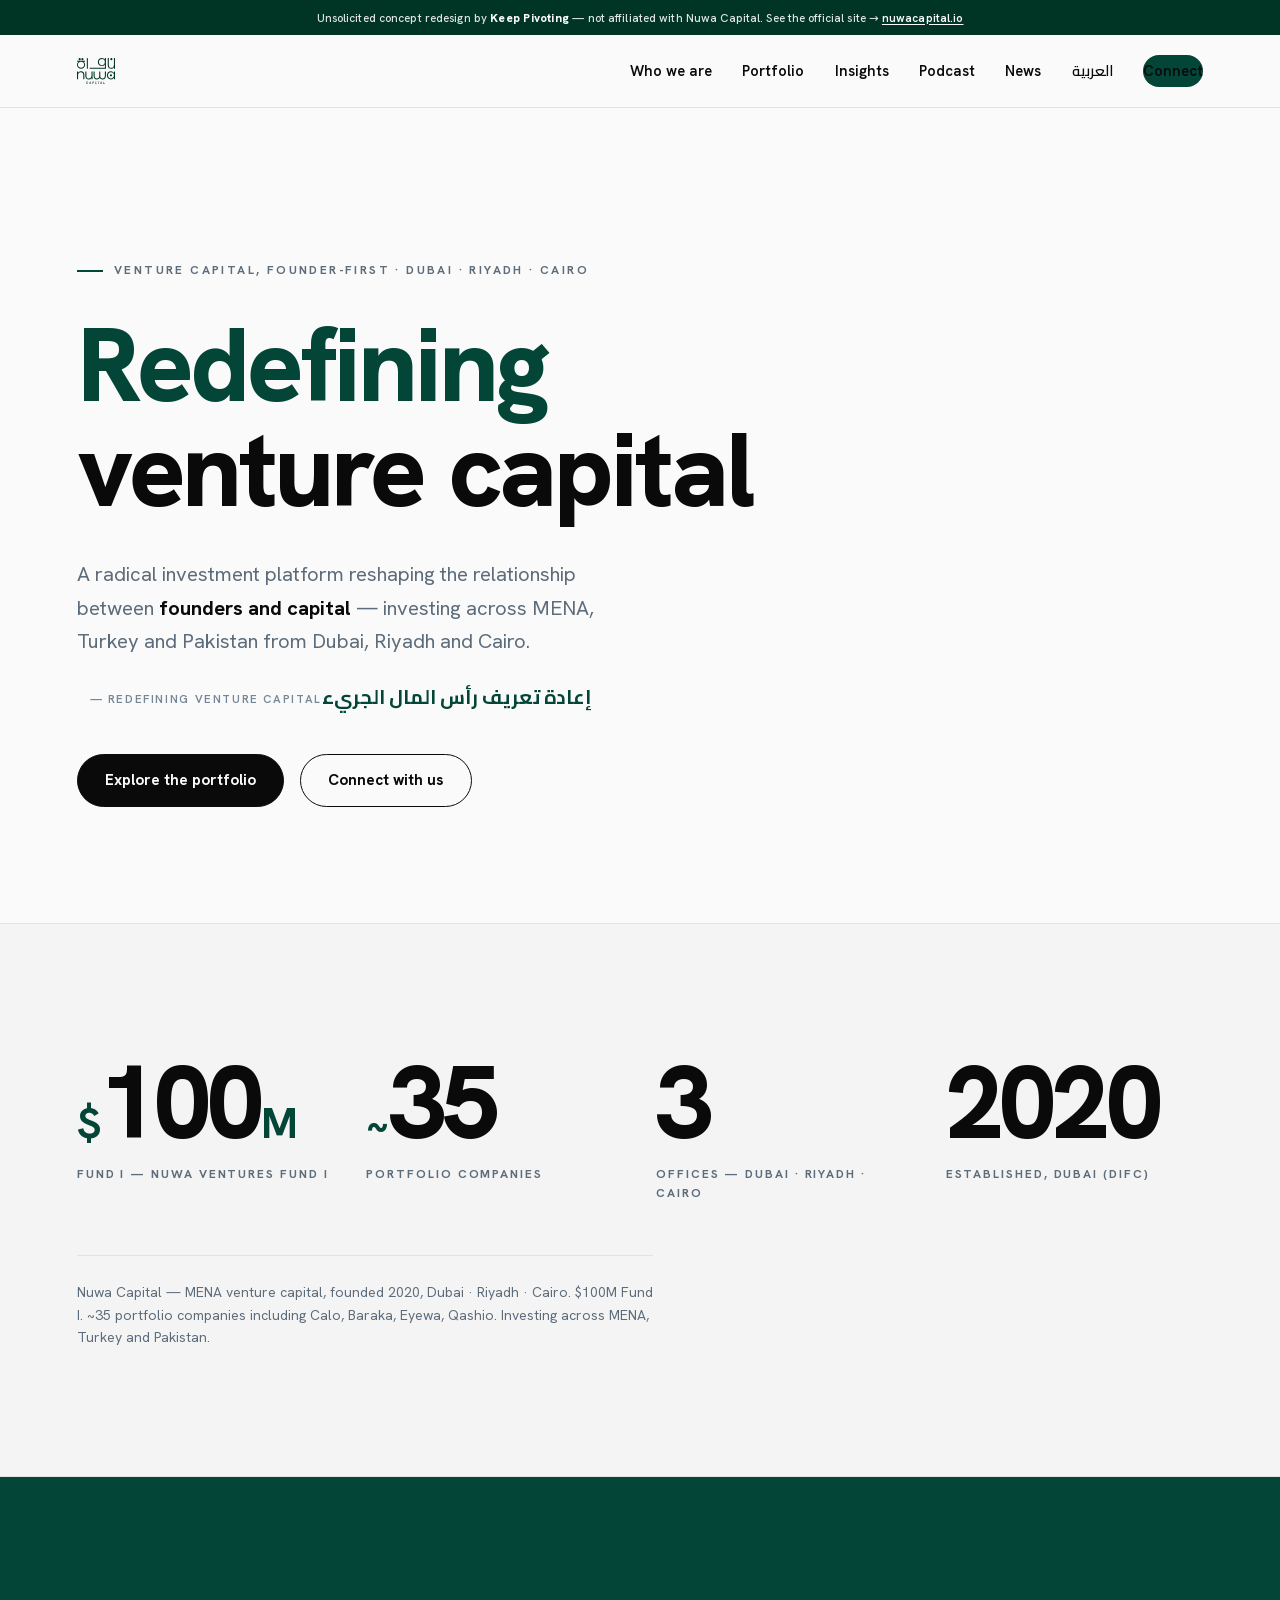
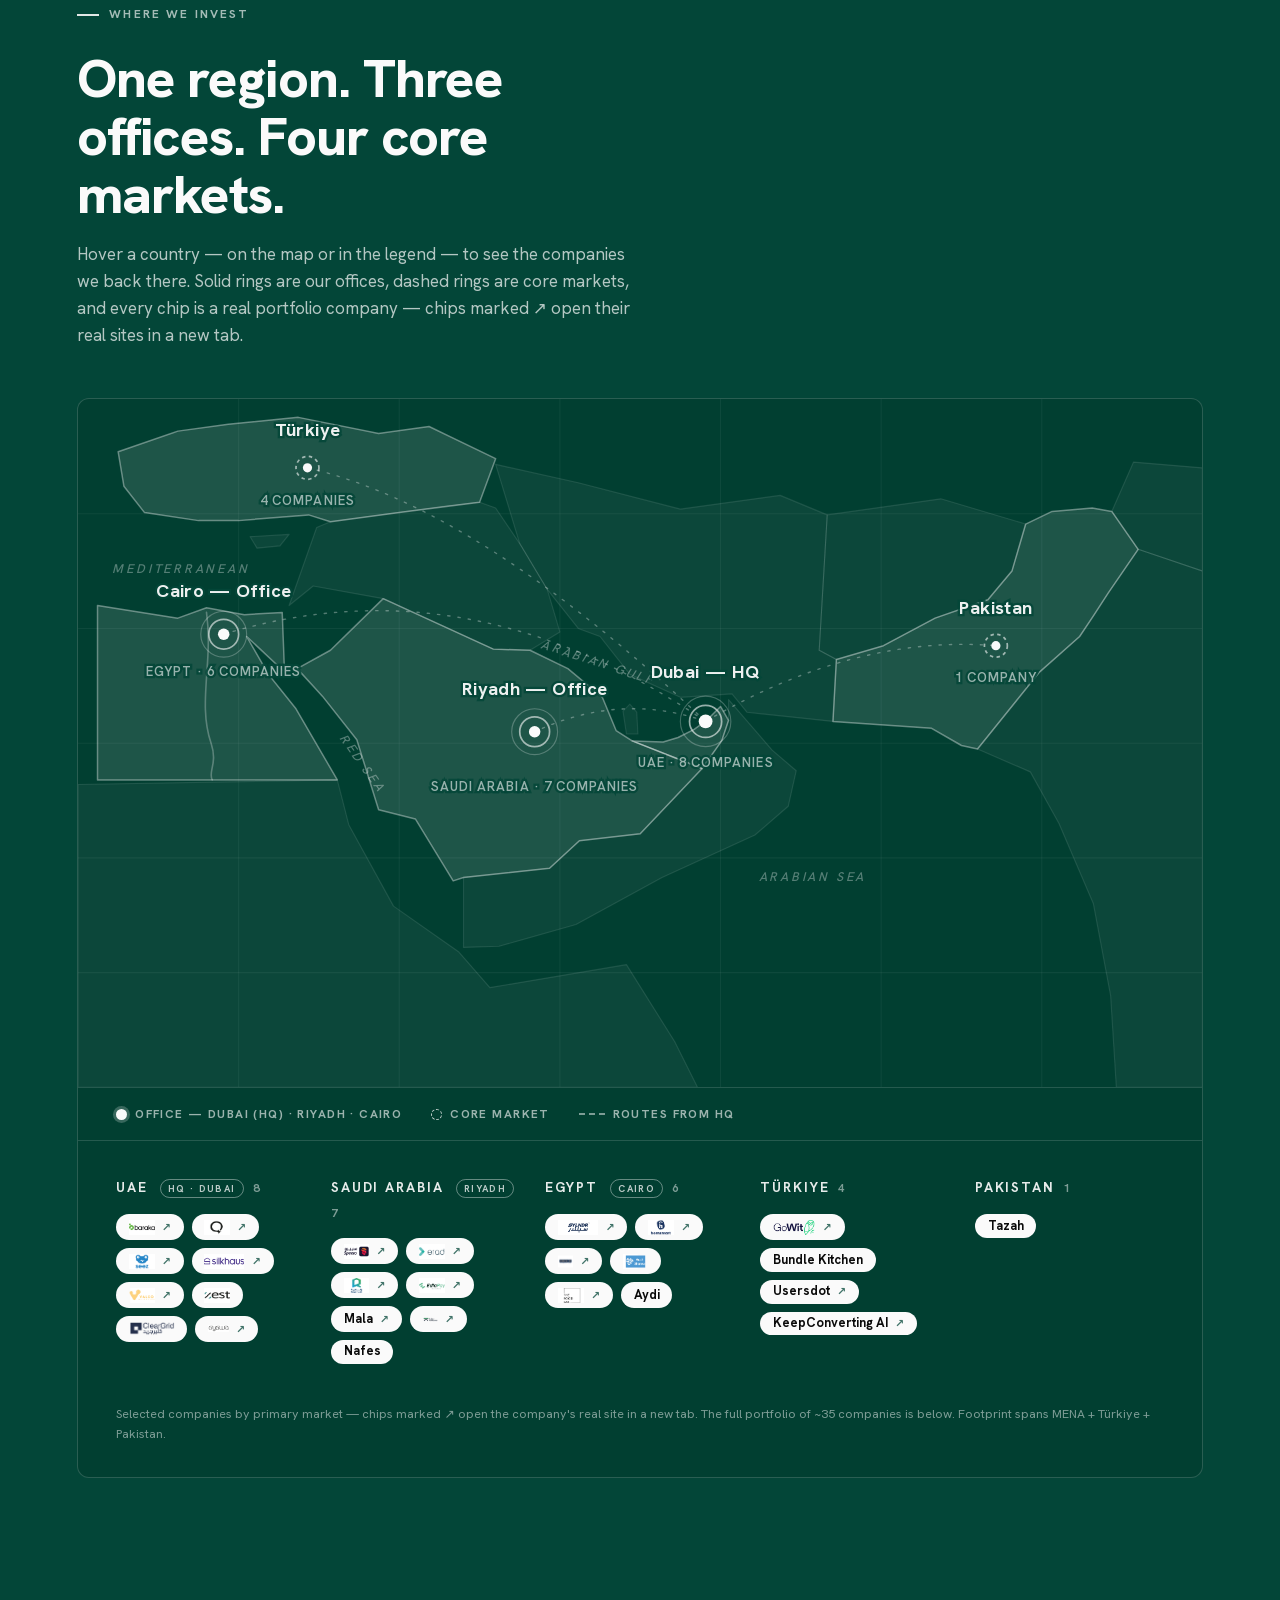
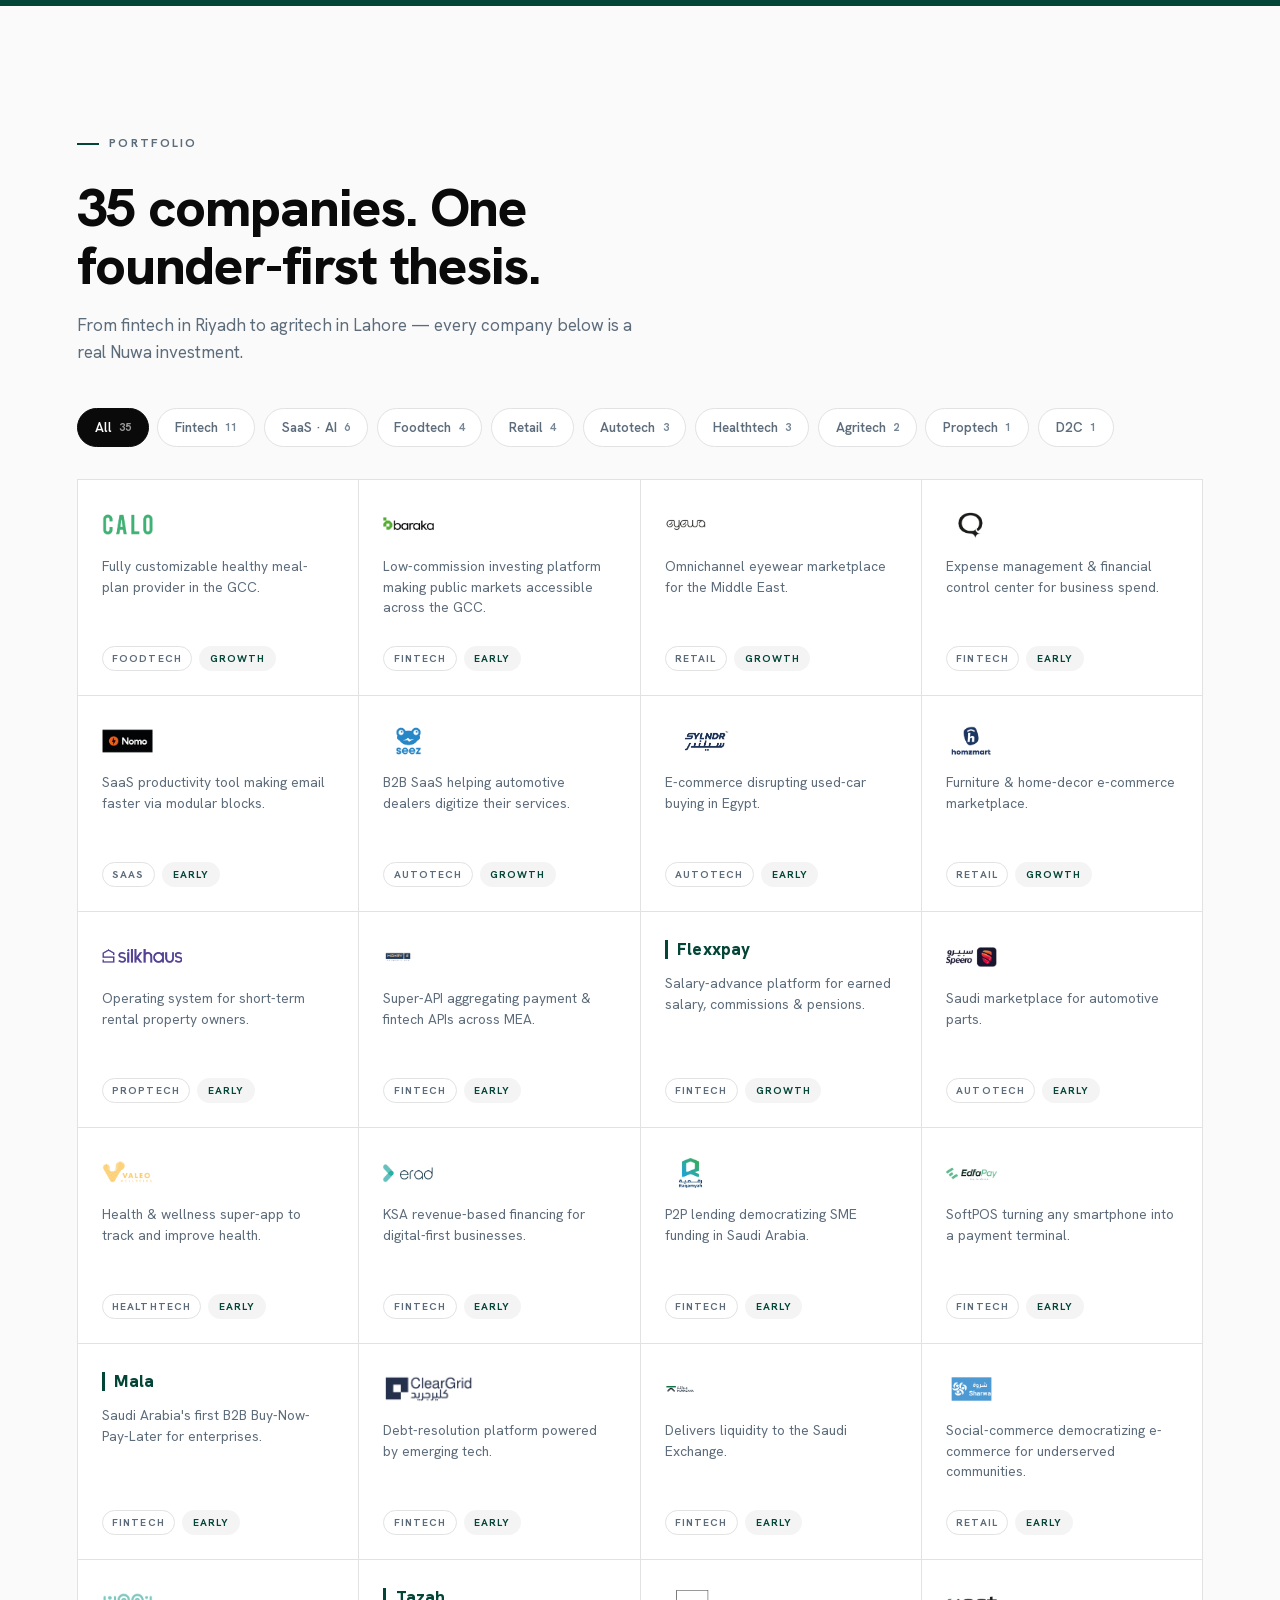
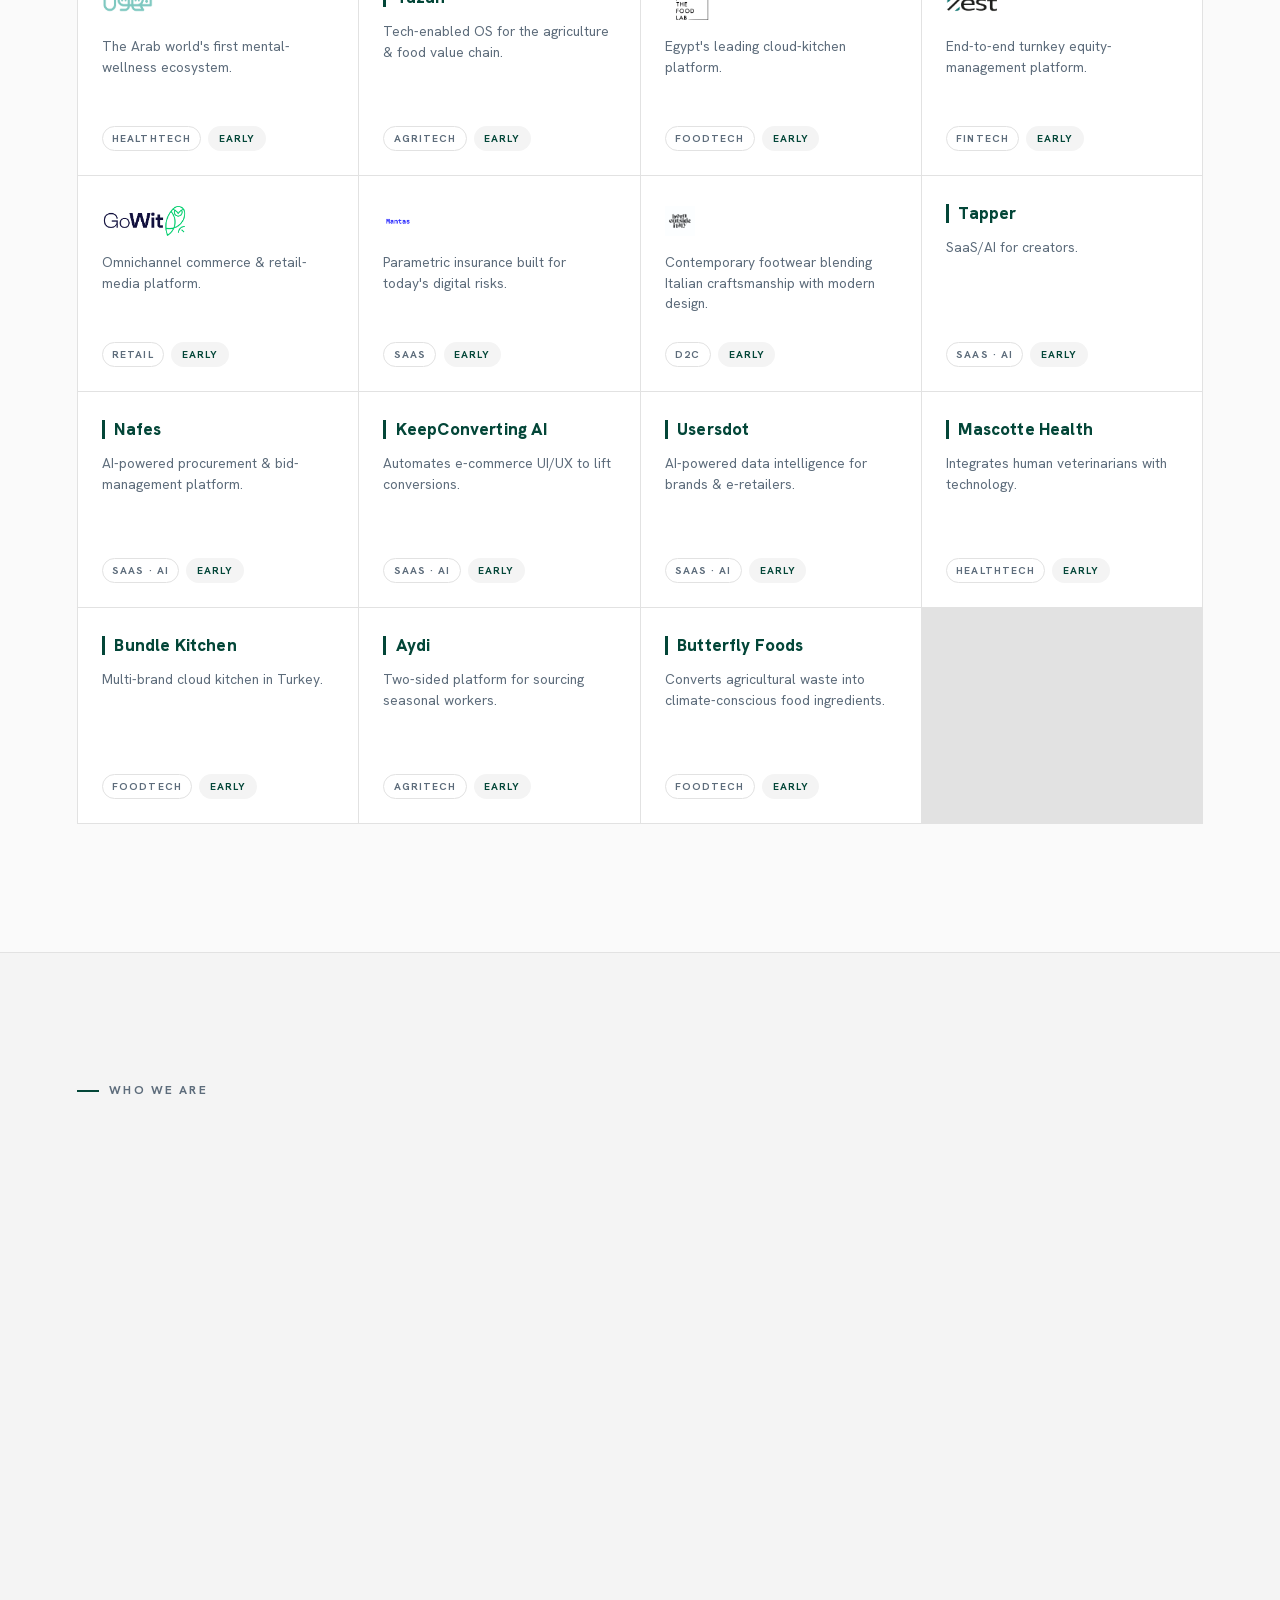
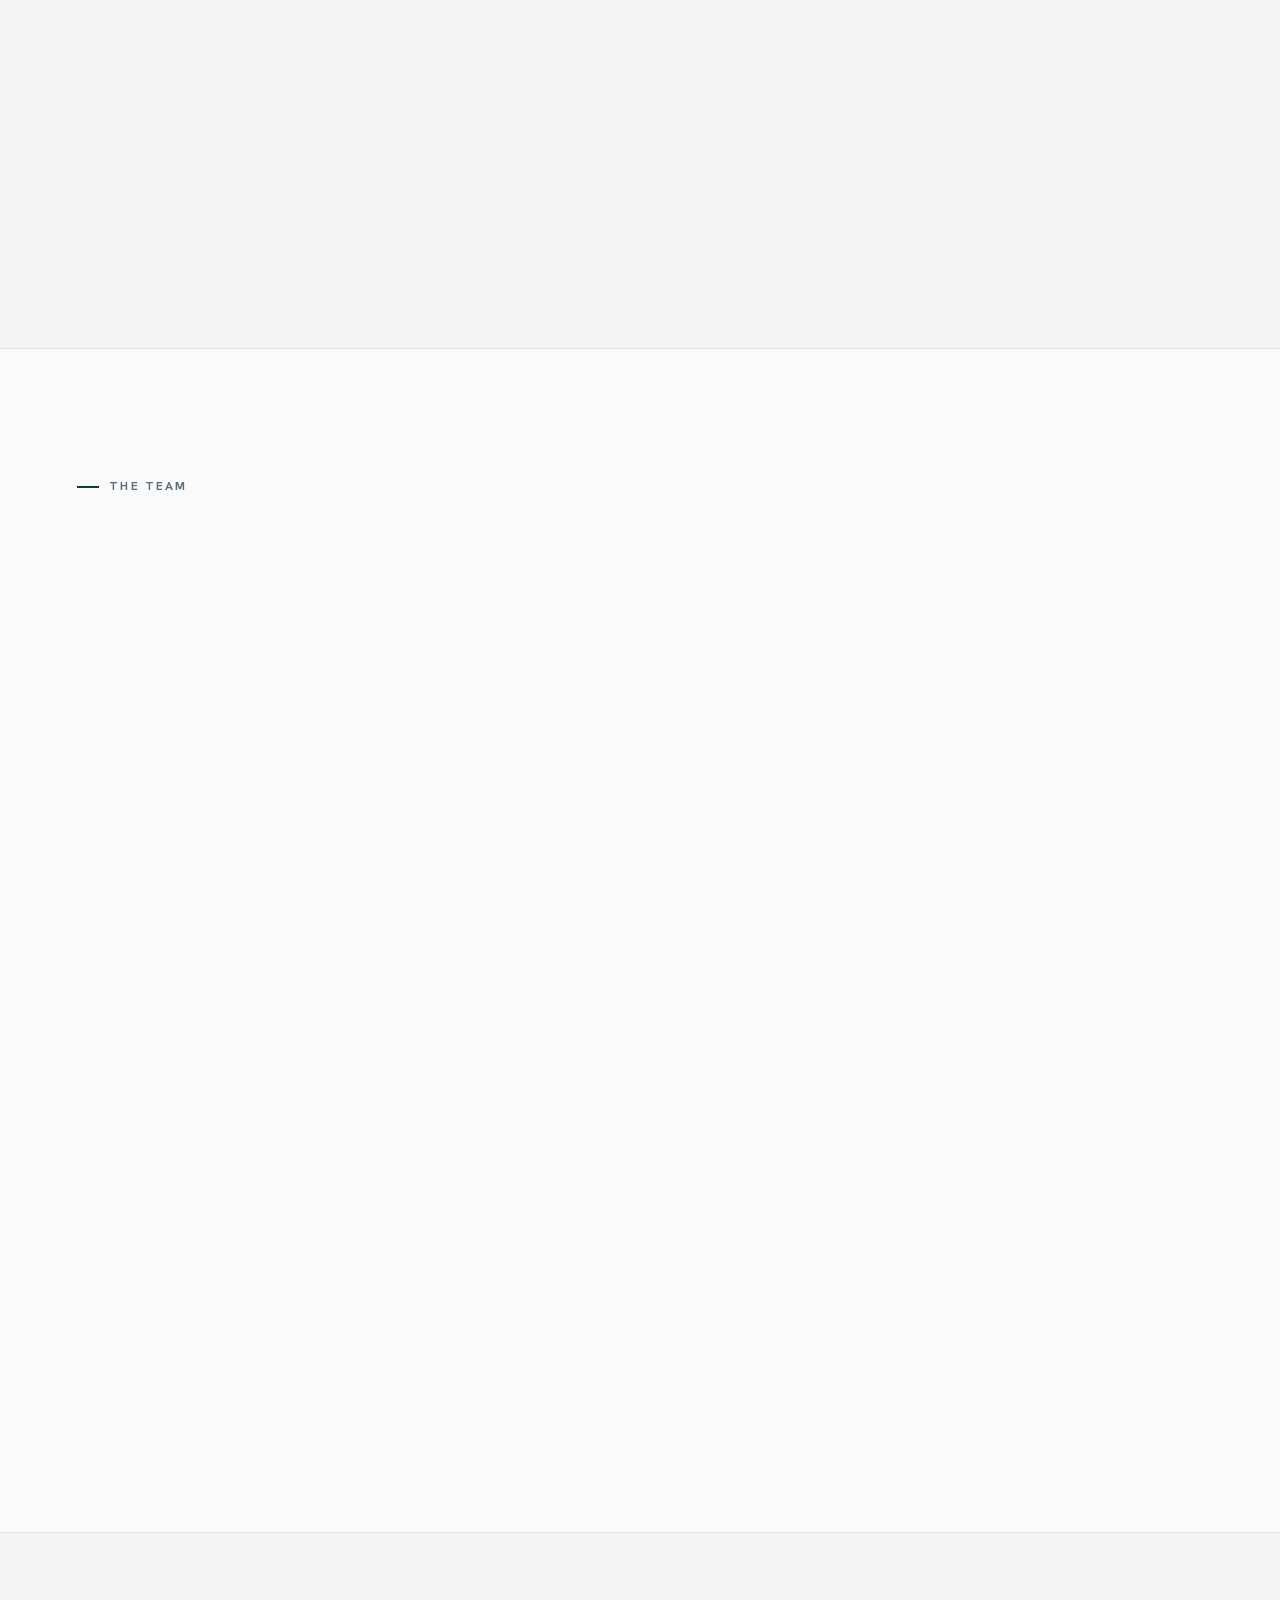
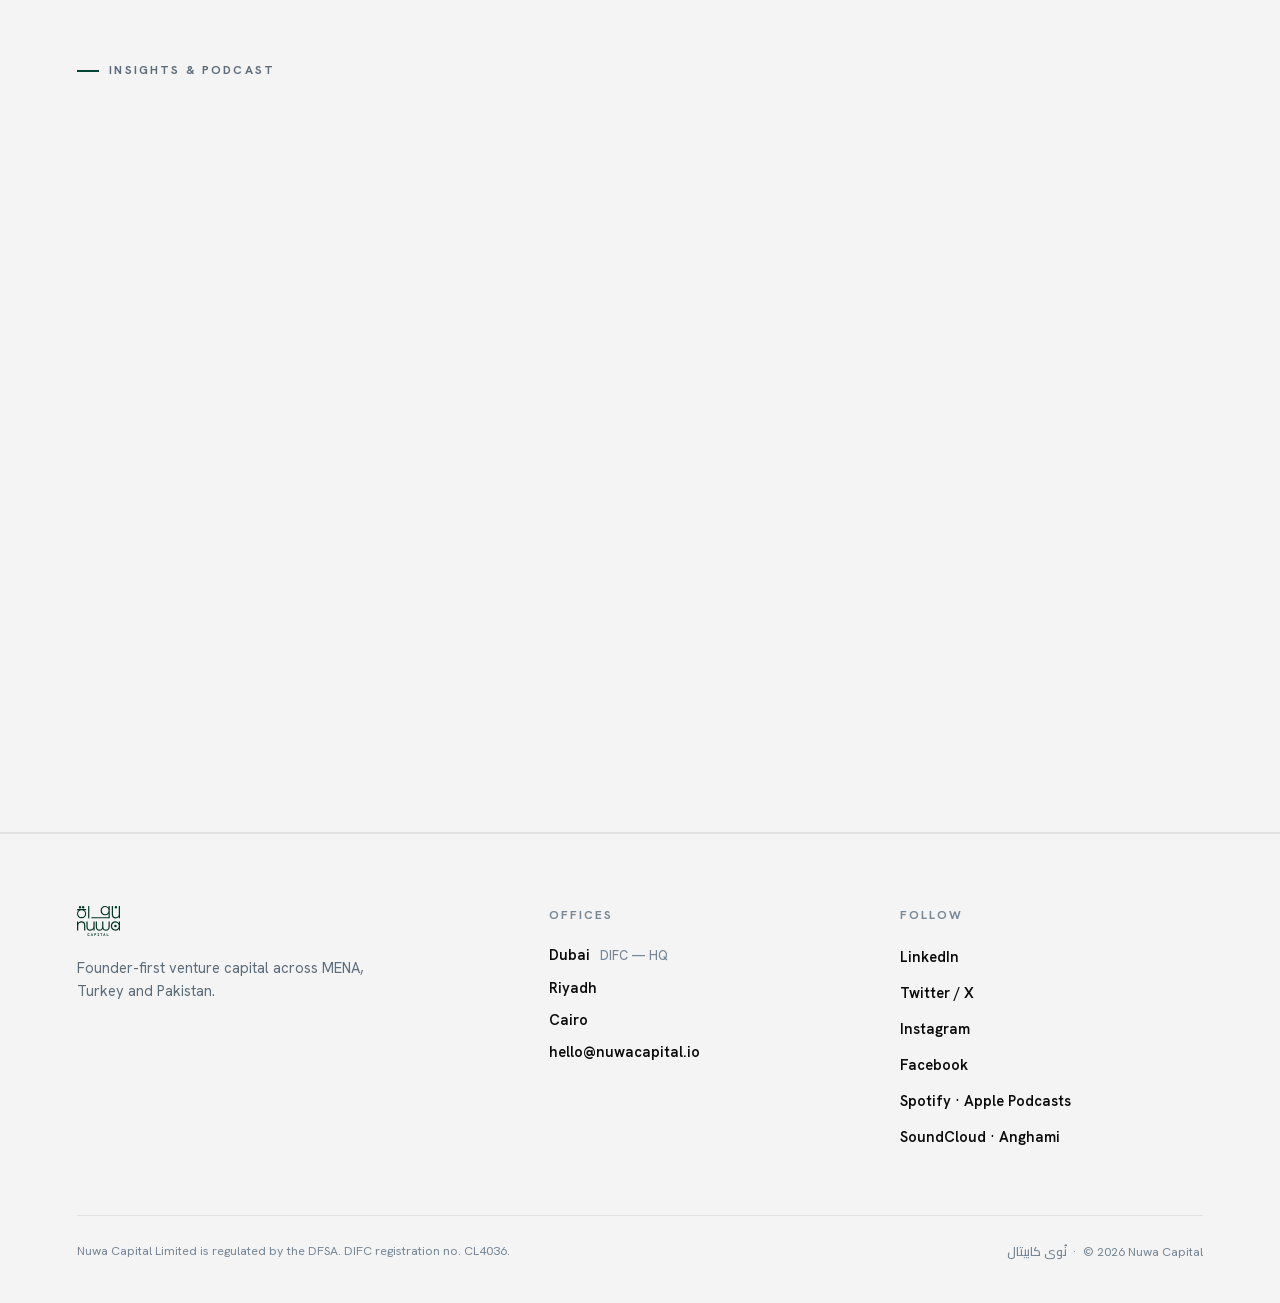
<file: index.html>
<!DOCTYPE html>
<html lang="en" data-intro>
<head>
<meta charset="UTF-8">
<meta name="viewport" content="width=device-width, initial-scale=1.0">
<meta name="robots" content="noindex, nofollow, noarchive">
<link rel="canonical" href="https://angaramoksh-a11y.github.io/nuwa-capital/">
<title>Nuwa Capital — Redefining venture capital | MENA VC, Dubai · Riyadh · Cairo</title>
<meta name="description" content="Nuwa Capital is a founder-first venture capital firm investing across MENA, Turkey and Pakistan. Founded 2020 in Dubai, with offices in Riyadh and Cairo. $100M Fund I, ~35 portfolio companies including Calo, Baraka, Eyewa and Qashio.">
<meta property="og:title" content="Nuwa Capital — Redefining venture capital">
<meta property="og:description" content="Founder-first venture capital across MENA, Turkey and Pakistan. $100M Fund I. ~35 portfolio companies. Dubai · Riyadh · Cairo.">
<meta property="og:type" content="website">
<meta name="twitter:card" content="summary_large_image">
<script>
(function(){
  /* Motion gate: ?static=1, prefers-reduced-motion and no-JS all render the finished
     page immediately. The intro loader only runs on the home (html[data-intro]). */
  if(new URLSearchParams(location.search).has('static') || matchMedia('(prefers-reduced-motion:reduce)').matches) return;
  var d = document.documentElement;
  d.classList.add('motion');
  if(d.hasAttribute('data-intro')){
    d.classList.add('intro-play');
    setTimeout(function(){
      d.classList.remove('intro-play');
      var i = document.getElementById('intro');
      if(i && i.parentNode) i.parentNode.removeChild(i);
    }, 3200);
  }
})()
</script>
<script type="application/ld+json">
{
  "@context": "https://schema.org",
  "@type": "Organization",
  "name": "Nuwa Capital",
  "foundingDate": "2020",
  "url": "https://www.nuwacapital.io/",
  "description": "Founder-first venture capital firm investing across MENA, Turkey and Pakistan from Dubai, Riyadh and Cairo. $100M Fund I; roughly 35 portfolio companies including Calo, Baraka, Eyewa and Qashio.",
  "address": {
    "@type": "PostalAddress",
    "addressLocality": "Dubai",
    "addressRegion": "DIFC",
    "addressCountry": "AE"
  },
  "areaServed": "MENA",
  "sameAs": ["https://www.linkedin.com/company/nuwacapital"],
  "founder": [
    {"@type": "Person", "name": "Khaled Talhouni"},
    {"@type": "Person", "name": "Sarah Abu Risheh"},
    {"@type": "Person", "name": "Stephanie Nour Prince"}
  ]
}
</script>
<link rel="icon" href="assets/favicon.svg">
<link rel="stylesheet" href="assets/site.css">
</head>
<body>

<div class="varv-disclaimer" role="note" aria-label="Concept redesign disclaimer">
  Unsolicited concept redesign by <b>Keep Pivoting</b> &mdash; not affiliated with Nuwa Capital. See the official site &rarr; <a href="https://www.nuwacapital.io/" target="_blank" rel="noopener noreferrer nofollow">nuwacapital.io</a>
</div>


<!-- ============ INTRO LOADER (JS-only; hidden under ?static=1 / reduced-motion / no-JS) ============ -->
<div id="intro" class="intro" aria-hidden="true">
  <div class="intro-inner">
    <img class="intro-logo" src="assets/brand/nuwa-logo.svg" alt="">
    <p class="intro-line">
      <span class="iw"><span class="iw-was">Defining</span><span class="iw-now">Redefining</span></span>
      <span class="intro-rest">venture capital</span>
    </p>
    <p class="intro-ar" lang="ar" dir="rtl">إعادة تعريف رأس المال الجريء</p>
  </div>
</div>

<header class="nav">
  <nav class="nav-inner" aria-label="Main">
    <a class="nav-logo" href="#top" aria-label="Nuwa Capital — home">
      <img src="assets/brand/nuwa-logo.svg" alt="Nuwa Capital" width="132" height="26">
    </a>
    <input type="checkbox" id="navtoggle" aria-hidden="true">
    <label class="nav-burger" for="navtoggle" aria-label="Toggle menu">
      <span></span><span></span><span></span>
    </label>
        <div class="nav-links">
      <a href="who-we-are.html">Who we are</a>
      <a href="portfolio.html">Portfolio</a>
      <a href="insights.html">Insights</a>
      <a href="podcast.html">Podcast</a>
      <a href="news.html">News</a>
      <a href="arabic.html" class="nav-ar" lang="ar" dir="rtl">العربية</a>
      <a class="nav-cta" href="contact.html">Connect</a>
    </div>
  </nav>
</header>

<main id="top">

  <!-- ============ HERO ============ -->
  <section class="hero wrap" aria-label="Introduction">
    <p class="hero-eyebrow">Venture capital, founder-first · Dubai · Riyadh · Cairo</p>
    <h1>
      <span class="accent">Redefining</span>
      venture capital
    </h1>
    <p class="hero-sub">
      A radical investment platform reshaping the relationship between
      <strong>founders and capital</strong> — investing across MENA, Turkey and Pakistan
      from Dubai, Riyadh and Cairo.
    </p>
    <p class="hero-ar" lang="ar" dir="rtl">إعادة تعريف رأس المال الجريء<small lang="en" dir="ltr">— Redefining venture capital</small></p>
    <div class="hero-ctas">
      <a class="btn btn-solid" href="portfolio.html">Explore the portfolio</a>
      <a class="btn btn-ghost" href="contact.html">Connect with us</a>
    </div>
  </section>

  <!-- ============ STATS ============ -->
  <section class="stats" aria-label="Nuwa Capital in numbers">
    <div class="wrap">
      <div class="stats-grid">
        <div class="stat reveal">
          <div class="n"><span class="fix">$</span><span class="num" data-target="100">100</span><span class="fix">M</span></div>
          <div class="l">Fund I — Nuwa Ventures Fund I</div>
        </div>
        <div class="stat reveal">
          <div class="n"><span class="fix">~</span><span class="num" data-target="35">35</span></div>
          <div class="l">Portfolio companies</div>
        </div>
        <div class="stat reveal">
          <div class="n"><span class="num" data-target="3">3</span></div>
          <div class="l">Offices — Dubai · Riyadh · Cairo</div>
        </div>
        <div class="stat reveal">
          <div class="n">2020</div>
          <div class="l">Established, Dubai (DIFC)</div>
        </div>
      </div>
      <p class="stats-line">
        Nuwa Capital — MENA venture capital, founded 2020, Dubai · Riyadh · Cairo. $100M Fund I.
        ~35 portfolio companies including Calo, Baraka, Eyewa, Qashio. Investing across MENA,
        Turkey and Pakistan.
      </p>
    </div>
  </section>

  <!-- ============ SIGNATURE: NUWA MENA MAP ============ -->
  <section class="mapsec" id="mapsec" aria-label="Where we invest">
    <div class="wrap">
      <p class="kicker">Where we invest</p>
      <h2 class="reveal">One region. Three offices. Four core markets.</h2>
      <p class="sec-intro reveal">Hover a country — on the map or in the legend — to see the companies we back there. Solid rings are our offices, dashed rings are core markets, and every chip is a real portfolio company &mdash; chips marked &#8599; open their real sites in a new tab.</p>

      <div class="map-frame reveal">
        <div class="map-svg-holder">
          <svg viewBox="0 0 980 600" role="img" aria-label="Geographic map of Nuwa Capital's footprint — offices in Dubai, Riyadh and Cairo; core markets United Arab Emirates, Saudi Arabia, Egypt, Türkiye and Pakistan; routes from the Dubai headquarters">
            <!-- graticule -->
            <g class="grat">
              <path d="M0,100 H980"/><path d="M0,200 H980"/><path d="M0,300 H980"/><path d="M0,400 H980"/><path d="M0,500 H980"/>
              <path d="M140,0 V600"/><path d="M280,0 V600"/><path d="M420,0 V600"/><path d="M560,0 V600"/><path d="M700,0 V600"/><path d="M840,0 V600"/>
            </g>

            <!-- context land (equirectangular, lon 24–80E / lat 5–43N) -->
            <g class="land" aria-hidden="true">
              <!-- Iran -->
              <path d="M364,57 L436,73 L525,96 L612,84 L653,101 L646,219 L661,227 L658,281 L583,273 L570,257 L525,260 L481,240 L455,207 L436,200 L409,166 L385,126 Z"/>
              <!-- Levant · Jordan · Iraq · Kuwait -->
              <path d="M220,107 L322,93 L350,90 L364,95 L385,126 L409,166 L420,203 L394,219 L362,218 L266,174 L205,163 L184,180 L208,112 Z"/>
              <!-- Afghanistan -->
              <path d="M653,101 L752,87 L826,109 L814,150 L793,175 L747,191 L702,215 L661,227 L646,219 Z"/>
              <!-- Oman · Yemen -->
              <path d="M567,262 L605,306 L626,324 L619,355 L590,380 L509,417 L434,458 L367,477 L336,478 L336,417 L411,409 L437,385 L490,379 L544,322 L561,298 L567,280 Z"/>
              <!-- North-east Africa -->
              <path d="M0,336 L226,332 L236,371 L275,442 L332,482 L359,513 L478,493 L520,560 L540,600 L0,600 Z"/>
              <!-- India -->
              <path d="M784,305 L830,325 L855,370 L885,440 L900,520 L905,600 L980,600 L980,150 L924,131 L898,169 L885,189 L873,207 L838,238 Z"/>
              <!-- Karakoram -->
              <path d="M901,98 L924,131 L980,150 L980,60 L920,55 Z"/>
              <!-- Qatar -->
              <path d="M478,292 L475,272 L481,266 L487,273 L488,292 Z"/>
              <!-- Cyprus -->
              <path d="M150,120 L184,118 L176,128 L156,130 Z"/>
            </g>

            <!-- the five core-market countries (interactive) -->
            <path class="cshape" data-market="turkey" tabindex="0" role="button" aria-label="Türkiye — core market — highlight portfolio companies"
              d="M35,46 L87,28 L131,22 L192,16 L262,30 L306,24 L364,52 L350,90 L280,99 L220,107 L201,101 L140,106 L105,106 L58,99 L40,76 Z"/>
            <path class="cshape" data-market="egypt" tabindex="0" role="button" aria-label="Egypt — core market, Cairo office — highlight portfolio companies"
              d="M17,180 L87,191 L112,182 L145,188 L178,186 L180,238 L147,207 L166,240 L190,270 L226,332 L17,332 Z"/>
            <path class="cshape" data-market="ksa" tabindex="0" role="button" aria-label="Saudi Arabia — core market, Riyadh office — highlight portfolio companies"
              d="M191,235 L220,219 L266,174 L362,218 L394,219 L427,235 L457,260 L469,289 L483,298 L544,322 L490,379 L437,385 L411,409 L336,417 L327,420 L294,366 L262,358 L243,297 L213,259 Z"/>
            <path class="cshape" data-market="uae" tabindex="0" role="button" aria-label="United Arab Emirates — core market, Dubai headquarters — highlight portfolio companies"
              d="M483,298 L510,299 L523,295 L537,288 L548,280 L560,268 L567,280 L561,298 L544,322 Z"/>
            <path class="cshape" data-market="pakistan" tabindex="0" role="button" aria-label="Pakistan — core market — highlight portfolio companies"
              d="M658,281 L744,287 L770,302 L784,305 L838,238 L873,207 L885,189 L898,169 L924,131 L901,98 L884,95 L849,98 L826,109 L814,150 L793,175 L747,191 L702,215 L661,227 Z"/>

            <!-- the Nile -->
            <path class="nile" aria-hidden="true" d="M112,186 C118,230 104,265 116,300 C122,318 113,325 117,332"/>

            <!-- seas -->
            <g aria-hidden="true">
              <text class="sea-label" x="30" y="152">Mediterranean</text>
              <text class="sea-label" x="245" y="320" text-anchor="middle" transform="rotate(55 245 320)">Red Sea</text>
              <text class="sea-label" x="452" y="233" text-anchor="middle" transform="rotate(18 452 233)">Arabian Gulf</text>
              <text class="sea-label" x="640" y="420" text-anchor="middle">Arabian Sea</text>
            </g>

            <!-- routes from Dubai (HQ) -->
            <path class="arc" d="M547,281 Q473,255 398,290"/>
            <path class="arc" d="M547,281 Q340,140 127,205"/>
            <path class="arc" d="M547,281 Q350,95 200,60"/>
            <path class="arc" d="M547,281 Q677,205 800,215"/>

            <!-- Türkiye (market) -->
            <g class="mnode market" data-market="turkey" tabindex="0" role="button" aria-label="Türkiye — 4 portfolio companies">
              <circle class="ring" cx="200" cy="60" r="10"/>
              <circle class="dot" cx="200" cy="60" r="4"/>
              <text class="tag" x="200" y="32" text-anchor="middle">Türkiye</text>
              <text class="cnt" x="200" y="92" text-anchor="middle">4 companies</text>
            </g>
            <!-- Cairo / Egypt (office) -->
            <g class="mnode office" data-market="egypt" tabindex="0" role="button" aria-label="Egypt — Cairo office — 6 portfolio companies">
              <circle class="ring2" cx="127" cy="205" r="20"/>
              <circle class="ring" cx="127" cy="205" r="13"/>
              <circle class="dot" cx="127" cy="205" r="5"/>
              <text class="tag" x="127" y="173" text-anchor="middle">Cairo — Office</text>
              <text class="cnt" x="127" y="241" text-anchor="middle">Egypt · 6 companies</text>
            </g>
            <!-- Riyadh / KSA (office) -->
            <g class="mnode office" data-market="ksa" tabindex="0" role="button" aria-label="Saudi Arabia — Riyadh office — 7 portfolio companies">
              <circle class="ring2" cx="398" cy="290" r="20"/>
              <circle class="ring" cx="398" cy="290" r="13"/>
              <circle class="dot" cx="398" cy="290" r="5"/>
              <text class="tag" x="398" y="258" text-anchor="middle">Riyadh — Office</text>
              <text class="cnt" x="398" y="342" text-anchor="middle">Saudi Arabia · 7 companies</text>
            </g>
            <!-- Dubai / UAE (HQ) -->
            <g class="mnode office" data-market="uae" tabindex="0" role="button" aria-label="United Arab Emirates — Dubai headquarters — 8 portfolio companies">
              <circle class="ring2" cx="547" cy="281" r="22"/>
              <circle class="ring" cx="547" cy="281" r="14"/>
              <circle class="dot" cx="547" cy="281" r="6"/>
              <text class="tag" x="547" y="243" text-anchor="middle">Dubai — HQ</text>
              <text class="cnt" x="547" y="321" text-anchor="middle">UAE · 8 companies</text>
            </g>
            <!-- Pakistan (market) -->
            <g class="mnode market" data-market="pakistan" tabindex="0" role="button" aria-label="Pakistan — 1 portfolio company">
              <circle class="ring" cx="800" cy="215" r="10"/>
              <circle class="dot" cx="800" cy="215" r="4"/>
              <text class="tag" x="800" y="187" text-anchor="middle">Pakistan</text>
              <text class="cnt" x="800" y="247" text-anchor="middle">1 company</text>
            </g>
          </svg>
        </div>

        <div class="map-key" aria-hidden="true">
          <span class="k k-office"><i></i>Office — Dubai (HQ) · Riyadh · Cairo</span>
          <span class="k k-market"><i></i>Core market</span>
          <span class="k k-route"><i></i>Routes from HQ</span>
        </div>

        <div class="map-legend">
          <div class="m-col" data-market="uae" tabindex="0">
            <h3>UAE <span class="office-tag">HQ · Dubai</span> <span class="mc">8</span></h3>
            <div class="m-chips">
              <a class="chip" href="https://getbaraka.com/" target="_blank" rel="noopener" aria-label="Baraka — visit site (opens in a new tab)" data-tip="Low-commission investing platform making public markets accessible across the GCC"><img src="assets/logos/baraka.png" alt="Baraka logo"><span class="go" aria-hidden="true">&#8599;</span></a>
              <a class="chip" href="https://qashio.com/" target="_blank" rel="noopener" aria-label="Qashio — visit site (opens in a new tab)" data-tip="Expense management &amp; financial control center for business spend"><img src="assets/logos/qashio.png" alt="Qashio logo"><span class="go" aria-hidden="true">&#8599;</span></a>
              <a class="chip" href="https://seez.co/" target="_blank" rel="noopener" aria-label="Seez — visit site (opens in a new tab)" data-tip="B2B SaaS helping automotive dealers digitize their services"><img src="assets/logos/seez.png" alt="Seez logo"><span class="go" aria-hidden="true">&#8599;</span></a>
              <a class="chip" href="https://silkhaus.co/" target="_blank" rel="noopener" aria-label="Silkhaus — visit site (opens in a new tab)" data-tip="Operating system for short-term rental property owners"><img src="assets/logos/silkhaus.png" alt="Silkhaus logo"><span class="go" aria-hidden="true">&#8599;</span></a>
              <a class="chip" href="https://feelvaleo.com/" target="_blank" rel="noopener" aria-label="Valeo — visit site (opens in a new tab)" data-tip="Health &amp; wellness super-app to track and improve health"><img src="assets/logos/valeo.png" alt="Valeo logo"><span class="go" aria-hidden="true">&#8599;</span></a>
              <span class="chip" tabindex="0" data-tip="End-to-end turnkey equity-management platform"><img src="assets/logos/zest.png" alt="Zest Equity logo"></span>
              <span class="chip" tabindex="0" data-tip="Debt-resolution platform powered by emerging tech"><img src="assets/logos/cleargrid.png" alt="ClearGrid logo"></span>
              <a class="chip" href="https://eyewa.com/" target="_blank" rel="noopener" aria-label="Eyewa — visit site (opens in a new tab)" data-tip="Omnichannel eyewear marketplace for the Middle East"><img src="assets/logos/eyewa.png" alt="Eyewa logo"><span class="go" aria-hidden="true">&#8599;</span></a>
            </div>
          </div>
          <div class="m-col" data-market="ksa" tabindex="0">
            <h3>Saudi Arabia <span class="office-tag">Riyadh</span> <span class="mc">7</span></h3>
            <div class="m-chips">
              <a class="chip" href="https://speero.net/" target="_blank" rel="noopener" aria-label="Speero — visit site (opens in a new tab)" data-tip="Saudi marketplace for automotive parts"><img src="assets/logos/speero.png" alt="Speero logo"><span class="go" aria-hidden="true">&#8599;</span></a>
              <a class="chip" href="https://erad.co/" target="_blank" rel="noopener" aria-label="Erad — visit site (opens in a new tab)" data-tip="KSA revenue-based financing for digital-first businesses"><img src="assets/logos/erad.png" alt="Erad logo"><span class="go" aria-hidden="true">&#8599;</span></a>
              <a class="chip" href="https://raqamyah.com/" target="_blank" rel="noopener" aria-label="Raqamyah — visit site (opens in a new tab)" data-tip="P2P lending democratizing SME funding in Saudi Arabia"><img src="assets/logos/raqamyah.png" alt="Raqamyah logo"><span class="go" aria-hidden="true">&#8599;</span></a>
              <a class="chip" href="https://edfapay.com/" target="_blank" rel="noopener" aria-label="Edfa Pay — visit site (opens in a new tab)" data-tip="SoftPOS turning any smartphone into a payment terminal"><img src="assets/logos/edfapay.png" alt="Edfa Pay logo"><span class="go" aria-hidden="true">&#8599;</span></a>
              <a class="chip" href="https://trymala.com/" target="_blank" rel="noopener" aria-label="Mala — visit site (opens in a new tab)" data-tip="Saudi Arabia's first B2B Buy-Now-Pay-Later for enterprises">Mala<span class="go" aria-hidden="true">&#8599;</span></a>
              <a class="chip" href="https://muwazana.com/" target="_blank" rel="noopener" aria-label="Muwazana — visit site (opens in a new tab)" data-tip="Delivers liquidity to the Saudi Exchange"><img src="assets/logos/muwazana.png" alt="Muwazana logo"><span class="go" aria-hidden="true">&#8599;</span></a>
              <span class="chip" tabindex="0" data-tip="AI-powered procurement &amp; bid-management platform">Nafes</span>
            </div>
          </div>
          <div class="m-col" data-market="egypt" tabindex="0">
            <h3>Egypt <span class="office-tag">Cairo</span> <span class="mc">6</span></h3>
            <div class="m-chips">
              <a class="chip" href="https://sylndr.com/" target="_blank" rel="noopener" aria-label="Sylndr — visit site (opens in a new tab)" data-tip="E-commerce disrupting used-car buying in Egypt"><img src="assets/logos/sylndr.png" alt="Sylndr logo"><span class="go" aria-hidden="true">&#8599;</span></a>
              <a class="chip" href="https://homzmart.com/" target="_blank" rel="noopener" aria-label="Homzmart — visit site (opens in a new tab)" data-tip="Furniture &amp; home-decor e-commerce marketplace"><img src="assets/logos/homzmart.png" alt="Homzmart logo"><span class="go" aria-hidden="true">&#8599;</span></a>
              <a class="chip" href="https://moneyhash.io/" target="_blank" rel="noopener" aria-label="MoneyHash — visit site (opens in a new tab)" data-tip="Super-API aggregating payment &amp; fintech APIs across MEA"><img src="assets/logos/moneyhash.png" alt="MoneyHash logo"><span class="go" aria-hidden="true">&#8599;</span></a>
              <span class="chip" tabindex="0" data-tip="Social-commerce democratizing e-commerce for underserved communities"><img src="assets/logos/sharwa.png" alt="Sharwa logo"></span>
              <a class="chip" href="https://thefoodlab.com/" target="_blank" rel="noopener" aria-label="The Food Lab — visit site (opens in a new tab)" data-tip="Egypt's leading cloud-kitchen platform"><img src="assets/logos/thefoodlab.png" alt="The Food Lab logo"><span class="go" aria-hidden="true">&#8599;</span></a>
              <span class="chip" tabindex="0" data-tip="Two-sided platform for sourcing seasonal workers">Aydi</span>
            </div>
          </div>
          <div class="m-col" data-market="turkey" tabindex="0">
            <h3>Türkiye <span class="mc">4</span></h3>
            <div class="m-chips">
              <a class="chip" href="https://gowit.com/" target="_blank" rel="noopener" aria-label="GoWit — visit site (opens in a new tab)" data-tip="Omnichannel commerce &amp; retail-media platform"><img src="assets/logos/gowit.png" alt="GoWit logo"><span class="go" aria-hidden="true">&#8599;</span></a>
              <span class="chip" tabindex="0" data-tip="Multi-brand cloud kitchen in Turkey">Bundle Kitchen</span>
              <a class="chip" href="https://usersdot.com/" target="_blank" rel="noopener" aria-label="Usersdot — visit site (opens in a new tab)" data-tip="AI-powered data intelligence for brands &amp; e-retailers">Usersdot<span class="go" aria-hidden="true">&#8599;</span></a>
              <a class="chip" href="https://keepconverting.ai/" target="_blank" rel="noopener" aria-label="KeepConverting AI — visit site (opens in a new tab)" data-tip="Automates e-commerce UI/UX to lift conversions">KeepConverting AI<span class="go" aria-hidden="true">&#8599;</span></a>
            </div>
          </div>
          <div class="m-col" data-market="pakistan" tabindex="0">
            <h3>Pakistan <span class="mc">1</span></h3>
            <div class="m-chips">
              <span class="chip" tabindex="0" data-tip="Tech-enabled OS for the agriculture &amp; food value chain">Tazah</span>
            </div>
          </div>
        </div>
        <p class="map-note">Selected companies by primary market — chips marked ↗ open the company's real site in a new tab. The full portfolio of ~35 companies is below. Footprint spans MENA + Türkiye + Pakistan.</p>
      </div>
    </div>
  </section>

  <!-- ============ PORTFOLIO ============ -->
  <section id="portfolio" aria-label="Portfolio">
    <div class="wrap">
      <p class="kicker">Portfolio</p>
      <h2 class="reveal">35 companies. One founder-first thesis.</h2>
      <p class="sec-intro reveal">From fintech in Riyadh to agritech in Lahore — every company below is a real Nuwa investment.</p>

      <div class="filters" role="group" aria-label="Filter portfolio by sector">
        <button class="fbtn active" data-f="all">All <span class="c">35</span></button>
        <button class="fbtn" data-f="fintech">Fintech <span class="c">11</span></button>
        <button class="fbtn" data-f="saas">SaaS · AI <span class="c">6</span></button>
        <button class="fbtn" data-f="foodtech">Foodtech <span class="c">4</span></button>
        <button class="fbtn" data-f="retail">Retail <span class="c">4</span></button>
        <button class="fbtn" data-f="autotech">Autotech <span class="c">3</span></button>
        <button class="fbtn" data-f="healthtech">Healthtech <span class="c">3</span></button>
        <button class="fbtn" data-f="agritech">Agritech <span class="c">2</span></button>
        <button class="fbtn" data-f="proptech">Proptech <span class="c">1</span></button>
        <button class="fbtn" data-f="d2c">D2C <span class="c">1</span></button>
      </div>

      <div class="pgrid">
        <a class="pcard" data-sector="foodtech" href="https://calo.app/" target="_blank" rel="noopener">
          <div class="plogo"><img src="assets/logos/calo.png" alt="Calo logo"></div>
          <p class="pdesc">Fully customizable healthy meal-plan provider in the GCC.</p>
          <div class="pmeta"><span class="ptag">Foodtech</span><span class="ptag stage">Growth</span></div>
        </a>
        <a class="pcard" data-sector="fintech" href="https://getbaraka.com/" target="_blank" rel="noopener">
          <div class="plogo"><img src="assets/logos/baraka.png" alt="Baraka logo"></div>
          <p class="pdesc">Low-commission investing platform making public markets accessible across the GCC.</p>
          <div class="pmeta"><span class="ptag">Fintech</span><span class="ptag stage">Early</span></div>
        </a>
        <a class="pcard" data-sector="retail" href="https://eyewa.com/" target="_blank" rel="noopener">
          <div class="plogo"><img src="assets/logos/eyewa.png" alt="Eyewa logo"></div>
          <p class="pdesc">Omnichannel eyewear marketplace for the Middle East.</p>
          <div class="pmeta"><span class="ptag">Retail</span><span class="ptag stage">Growth</span></div>
        </a>
        <a class="pcard" data-sector="fintech" href="https://qashio.com/" target="_blank" rel="noopener">
          <div class="plogo"><img src="assets/logos/qashio.png" alt="Qashio logo"></div>
          <p class="pdesc">Expense management &amp; financial control center for business spend.</p>
          <div class="pmeta"><span class="ptag">Fintech</span><span class="ptag stage">Early</span></div>
        </a>
        <article class="pcard" data-sector="saas">
          <div class="plogo"><img src="assets/logos/nomo.png" alt="Nomo logo"></div>
          <p class="pdesc">SaaS productivity tool making email faster via modular blocks.</p>
          <div class="pmeta"><span class="ptag">SaaS</span><span class="ptag stage">Early</span></div>
        </article>
        <a class="pcard" data-sector="autotech" href="https://seez.co/" target="_blank" rel="noopener">
          <div class="plogo"><img src="assets/logos/seez.png" alt="Seez logo"></div>
          <p class="pdesc">B2B SaaS helping automotive dealers digitize their services.</p>
          <div class="pmeta"><span class="ptag">Autotech</span><span class="ptag stage">Growth</span></div>
        </a>
        <a class="pcard" data-sector="autotech" href="https://sylndr.com/" target="_blank" rel="noopener">
          <div class="plogo"><img src="assets/logos/sylndr.png" alt="Sylndr logo"></div>
          <p class="pdesc">E-commerce disrupting used-car buying in Egypt.</p>
          <div class="pmeta"><span class="ptag">Autotech</span><span class="ptag stage">Early</span></div>
        </a>
        <a class="pcard" data-sector="retail" href="https://homzmart.com/" target="_blank" rel="noopener">
          <div class="plogo"><img src="assets/logos/homzmart.png" alt="Homzmart logo"></div>
          <p class="pdesc">Furniture &amp; home-decor e-commerce marketplace.</p>
          <div class="pmeta"><span class="ptag">Retail</span><span class="ptag stage">Growth</span></div>
        </a>
        <a class="pcard" data-sector="proptech" href="https://silkhaus.co/" target="_blank" rel="noopener">
          <div class="plogo"><img src="assets/logos/silkhaus.png" alt="Silkhaus logo"></div>
          <p class="pdesc">Operating system for short-term rental property owners.</p>
          <div class="pmeta"><span class="ptag">Proptech</span><span class="ptag stage">Early</span></div>
        </a>
        <a class="pcard" data-sector="fintech" href="https://moneyhash.io/" target="_blank" rel="noopener">
          <div class="plogo"><img src="assets/logos/moneyhash.png" alt="MoneyHash logo"></div>
          <p class="pdesc">Super-API aggregating payment &amp; fintech APIs across MEA.</p>
          <div class="pmeta"><span class="ptag">Fintech</span><span class="ptag stage">Early</span></div>
        </a>
        <article class="pcard" data-sector="fintech">
          <div class="pname-cell">Flexxpay</div>
          <p class="pdesc">Salary-advance platform for earned salary, commissions &amp; pensions.</p>
          <div class="pmeta"><span class="ptag">Fintech</span><span class="ptag stage">Growth</span></div>
        </article>
        <a class="pcard" data-sector="autotech" href="https://speero.net/" target="_blank" rel="noopener">
          <div class="plogo"><img src="assets/logos/speero.png" alt="Speero logo"></div>
          <p class="pdesc">Saudi marketplace for automotive parts.</p>
          <div class="pmeta"><span class="ptag">Autotech</span><span class="ptag stage">Early</span></div>
        </a>
        <a class="pcard" data-sector="healthtech" href="https://feelvaleo.com/" target="_blank" rel="noopener">
          <div class="plogo"><img src="assets/logos/valeo.png" alt="Valeo logo"></div>
          <p class="pdesc">Health &amp; wellness super-app to track and improve health.</p>
          <div class="pmeta"><span class="ptag">Healthtech</span><span class="ptag stage">Early</span></div>
        </a>
        <a class="pcard" data-sector="fintech" href="https://erad.co/" target="_blank" rel="noopener">
          <div class="plogo"><img src="assets/logos/erad.png" alt="Erad logo"></div>
          <p class="pdesc">KSA revenue-based financing for digital-first businesses.</p>
          <div class="pmeta"><span class="ptag">Fintech</span><span class="ptag stage">Early</span></div>
        </a>
        <a class="pcard" data-sector="fintech" href="https://raqamyah.com/" target="_blank" rel="noopener">
          <div class="plogo"><img src="assets/logos/raqamyah.png" alt="Raqamyah logo"></div>
          <p class="pdesc">P2P lending democratizing SME funding in Saudi Arabia.</p>
          <div class="pmeta"><span class="ptag">Fintech</span><span class="ptag stage">Early</span></div>
        </a>
        <a class="pcard" data-sector="fintech" href="https://edfapay.com/" target="_blank" rel="noopener">
          <div class="plogo"><img src="assets/logos/edfapay.png" alt="Edfa Pay logo"></div>
          <p class="pdesc">SoftPOS turning any smartphone into a payment terminal.</p>
          <div class="pmeta"><span class="ptag">Fintech</span><span class="ptag stage">Early</span></div>
        </a>
        <a class="pcard" data-sector="fintech" href="https://trymala.com/" target="_blank" rel="noopener">
          <div class="pname-cell">Mala</div>
          <p class="pdesc">Saudi Arabia's first B2B Buy-Now-Pay-Later for enterprises.</p>
          <div class="pmeta"><span class="ptag">Fintech</span><span class="ptag stage">Early</span></div>
        </a>
        <article class="pcard" data-sector="fintech">
          <div class="plogo"><img src="assets/logos/cleargrid.png" alt="ClearGrid logo"></div>
          <p class="pdesc">Debt-resolution platform powered by emerging tech.</p>
          <div class="pmeta"><span class="ptag">Fintech</span><span class="ptag stage">Early</span></div>
        </article>
        <a class="pcard" data-sector="fintech" href="https://muwazana.com/" target="_blank" rel="noopener">
          <div class="plogo"><img src="assets/logos/muwazana.png" alt="Muwazana logo"></div>
          <p class="pdesc">Delivers liquidity to the Saudi Exchange.</p>
          <div class="pmeta"><span class="ptag">Fintech</span><span class="ptag stage">Early</span></div>
        </a>
        <article class="pcard" data-sector="retail">
          <div class="plogo"><img src="assets/logos/sharwa.png" alt="Sharwa logo"></div>
          <p class="pdesc">Social-commerce democratizing e-commerce for underserved communities.</p>
          <div class="pmeta"><span class="ptag">Retail</span><span class="ptag stage">Early</span></div>
        </article>
        <article class="pcard" data-sector="healthtech">
          <div class="plogo"><img src="assets/logos/tuhoon.png" alt="Tuhoon logo"></div>
          <p class="pdesc">The Arab world's first mental-wellness ecosystem.</p>
          <div class="pmeta"><span class="ptag">Healthtech</span><span class="ptag stage">Early</span></div>
        </article>
        <article class="pcard" data-sector="agritech">
          <div class="pname-cell">Tazah</div>
          <p class="pdesc">Tech-enabled OS for the agriculture &amp; food value chain.</p>
          <div class="pmeta"><span class="ptag">Agritech</span><span class="ptag stage">Early</span></div>
        </article>
        <a class="pcard" data-sector="foodtech" href="https://thefoodlab.com/" target="_blank" rel="noopener">
          <div class="plogo"><img src="assets/logos/thefoodlab.png" alt="The Food Lab logo"></div>
          <p class="pdesc">Egypt's leading cloud-kitchen platform.</p>
          <div class="pmeta"><span class="ptag">Foodtech</span><span class="ptag stage">Early</span></div>
        </a>
        <article class="pcard" data-sector="fintech">
          <div class="plogo"><img src="assets/logos/zest.png" alt="Zest Equity logo"></div>
          <p class="pdesc">End-to-end turnkey equity-management platform.</p>
          <div class="pmeta"><span class="ptag">Fintech</span><span class="ptag stage">Early</span></div>
        </article>
        <a class="pcard" data-sector="retail" href="https://gowit.com/" target="_blank" rel="noopener">
          <div class="plogo"><img src="assets/logos/gowit.png" alt="GoWit logo"></div>
          <p class="pdesc">Omnichannel commerce &amp; retail-media platform.</p>
          <div class="pmeta"><span class="ptag">Retail</span><span class="ptag stage">Early</span></div>
        </a>
        <a class="pcard" data-sector="saas" href="https://mantas.ai/" target="_blank" rel="noopener">
          <div class="plogo"><img src="assets/logos/mantas.png" alt="Mantas logo"></div>
          <p class="pdesc">Parametric insurance built for today's digital risks.</p>
          <div class="pmeta"><span class="ptag">SaaS</span><span class="ptag stage">Early</span></div>
        </a>
        <article class="pcard" data-sector="d2c">
          <div class="plogo"><img src="assets/logos/boi.jpg" alt="BOI logo"></div>
          <p class="pdesc">Contemporary footwear blending Italian craftsmanship with modern design.</p>
          <div class="pmeta"><span class="ptag">D2C</span><span class="ptag stage">Early</span></div>
        </article>
        <a class="pcard" data-sector="saas" href="https://tapper.ai/" target="_blank" rel="noopener">
          <div class="pname-cell">Tapper</div>
          <p class="pdesc">SaaS/AI for creators.</p>
          <div class="pmeta"><span class="ptag">SaaS · AI</span><span class="ptag stage">Early</span></div>
        </a>
        <article class="pcard" data-sector="saas">
          <div class="pname-cell">Nafes</div>
          <p class="pdesc">AI-powered procurement &amp; bid-management platform.</p>
          <div class="pmeta"><span class="ptag">SaaS · AI</span><span class="ptag stage">Early</span></div>
        </article>
        <a class="pcard" data-sector="saas" href="https://keepconverting.ai/" target="_blank" rel="noopener">
          <div class="pname-cell">KeepConverting AI</div>
          <p class="pdesc">Automates e-commerce UI/UX to lift conversions.</p>
          <div class="pmeta"><span class="ptag">SaaS · AI</span><span class="ptag stage">Early</span></div>
        </a>
        <a class="pcard" data-sector="saas" href="https://usersdot.com/" target="_blank" rel="noopener">
          <div class="pname-cell">Usersdot</div>
          <p class="pdesc">AI-powered data intelligence for brands &amp; e-retailers.</p>
          <div class="pmeta"><span class="ptag">SaaS · AI</span><span class="ptag stage">Early</span></div>
        </a>
        <a class="pcard" data-sector="healthtech" href="https://mascottehealth.com/" target="_blank" rel="noopener">
          <div class="pname-cell">Mascotte Health</div>
          <p class="pdesc">Integrates human veterinarians with technology.</p>
          <div class="pmeta"><span class="ptag">Healthtech</span><span class="ptag stage">Early</span></div>
        </a>
        <article class="pcard" data-sector="foodtech">
          <div class="pname-cell">Bundle Kitchen</div>
          <p class="pdesc">Multi-brand cloud kitchen in Turkey.</p>
          <div class="pmeta"><span class="ptag">Foodtech</span><span class="ptag stage">Early</span></div>
        </article>
        <article class="pcard" data-sector="agritech">
          <div class="pname-cell">Aydi</div>
          <p class="pdesc">Two-sided platform for sourcing seasonal workers.</p>
          <div class="pmeta"><span class="ptag">Agritech</span><span class="ptag stage">Early</span></div>
        </article>
        <a class="pcard" data-sector="foodtech" href="https://butterflyfoods.co/" target="_blank" rel="noopener">
          <div class="pname-cell">Butterfly Foods</div>
          <p class="pdesc">Converts agricultural waste into climate-conscious food ingredients.</p>
          <div class="pmeta"><span class="ptag">Foodtech</span><span class="ptag stage">Early</span></div>
        </a>
      </div>
    </div>
  </section>

  <!-- ============ THESIS ============ -->
  <section class="thesis" id="thesis" aria-label="Who we are">
    <div class="wrap">
      <p class="kicker">Who we are</p>
      <h2 class="reveal">We are only defined by how well we serve the founders we invest in.</h2>
      <div class="thesis-grid">
        <div>
          <div class="tq reveal">
            <blockquote>&ldquo;We invest in <span class="g">founders first</span>.&rdquo;</blockquote>
            <p class="who">The Nuwa principle</p>
          </div>
          <div class="tq reveal">
            <blockquote>&ldquo;We will not give false hope or make deceptive promises.&rdquo;</blockquote>
            <p class="who">How we work</p>
          </div>
          <div class="tq reveal">
            <blockquote>&ldquo;We are only defined by how well we serve the founders we invest in.&rdquo;</blockquote>
            <p class="who">Our measure of success</p>
          </div>
        </div>
        <div class="thesis-note reveal">
          <h3><s>Capital</s> Founders first.</h3>
          <p>
            Nuwa Capital was founded in 2020 by Khaled Talhouni, Sarah Abu Risheh and
            Stephanie Nour Prince as a radical investment platform — reshaping the
            relationship between founders and capital across MENA, Turkey and Pakistan.
          </p>
          <p>
            The Nuwa Network extends what a fund alone can do: operating partners, anchor
            relationships — including our partnership with Al Faisaliah Group — and a bench
            of value-creation support behind every investment.
          </p>
          <p>
            Nuwa Capital Limited is regulated by the DFSA and based in DIFC, Dubai, with
            offices in Riyadh and Cairo.
          </p>
          <p class="ar-echo" lang="ar" dir="rtl">المؤسسون أولاً</p>
        </div>
      </div>
    </div>
  </section>

  <!-- ============ TEAM ============ -->
  <section id="team" aria-label="Team">
    <div class="wrap">
      <p class="kicker">The team</p>
      <h2 class="reveal">The people behind the platform.</h2>
      <p class="sec-intro reveal">Partners, principals and the operating bench — tap any face to open their LinkedIn. <a href="team.html" style="color:var(--green);font-weight:700;text-decoration:underline;text-underline-offset:3px">Meet the full team &amp; board &rarr;</a></p>
      <div class="team-lead">
        <a class="person reveal" href="https://www.linkedin.com/in/khaledtalhouni/" target="_blank" rel="noopener" aria-label="Khaled Talhouni on LinkedIn (opens in a new tab)">
          <span class="face"><img src="assets/team/khaled.jpg" alt="Khaled Talhouni, Managing Partner at Nuwa Capital" decoding="async"></span>
          <p class="pn">Khaled Talhouni <span class="li">in</span></p>
          <p class="pt">Managing Partner</p>
        </a>
        <a class="person reveal" href="https://www.linkedin.com/in/sarahar9/" target="_blank" rel="noopener" aria-label="Sarah Abu Risheh on LinkedIn (opens in a new tab)">
          <span class="face"><img src="assets/team/sarah.jpg" alt="Sarah Abu Risheh, Partner, Investments at Nuwa Capital" decoding="async"></span>
          <p class="pn">Sarah Abu Risheh <span class="li">in</span></p>
          <p class="pt">Partner, Investments</p>
        </a>
        <a class="person reveal" href="https://www.linkedin.com/in/stephanienour/" target="_blank" rel="noopener" aria-label="Stephanie Nour Prince on LinkedIn (opens in a new tab)">
          <span class="face"><img src="assets/team/stephanie.jpg" alt="Stephanie Nour Prince, Partner, Network &amp; Operations at Nuwa Capital" decoding="async"></span>
          <p class="pn">Stephanie Nour Prince <span class="li">in</span></p>
          <p class="pt">Partner, Network &amp; Operations</p>
        </a>
        <a class="person reveal" href="https://www.linkedin.com/in/nitin-reen-97488a85/" target="_blank" rel="noopener" aria-label="Nitin Reen on LinkedIn (opens in a new tab)">
          <span class="face"><img src="assets/team/nitin.jpg" alt="Nitin Reen, Partner, Value Creation at Nuwa Capital" decoding="async"></span>
          <p class="pn">Nitin Reen <span class="li">in</span></p>
          <p class="pt">Partner, Value Creation</p>
        </a>
        <a class="person reveal" href="https://www.linkedin.com/in/victorsunyer/" target="_blank" rel="noopener" aria-label="Victor Sunyer on LinkedIn (opens in a new tab)">
          <span class="face"><img src="assets/team/victor.jpg" alt="Victor Sunyer, Partner at Nuwa Capital" decoding="async"></span>
          <p class="pn">Victor Sunyer <span class="li">in</span></p>
          <p class="pt">Partner</p>
        </a>
      </div>
      <div class="team-rest">
        <a class="person reveal" href="https://www.linkedin.com/in/arnavdanthi/" target="_blank" rel="noopener" aria-label="Arnav Danthi on LinkedIn (opens in a new tab)">
          <span class="face"><img src="assets/team/arnav.jpg" alt="Arnav Danthi, Principal at Nuwa Capital" decoding="async"></span>
          <p class="pn">Arnav Danthi <span class="li">in</span></p>
          <p class="pt">Principal</p>
        </a>
        <a class="person reveal" href="https://www.linkedin.com/in/jaime-corpuz-jr-cpa/" target="_blank" rel="noopener" aria-label="Jaime Corpuz on LinkedIn (opens in a new tab)">
          <span class="face"><img src="assets/team/jaime.jpg" alt="Jaime Corpuz, Finance Manager at Nuwa Capital" decoding="async"></span>
          <p class="pn">Jaime Corpuz <span class="li">in</span></p>
          <p class="pt">Finance Manager</p>
        </a>
        <a class="person reveal" href="https://www.linkedin.com/in/iman-h/" target="_blank" rel="noopener" aria-label="Iman Haider on LinkedIn (opens in a new tab)">
          <span class="face"><img src="assets/team/iman.jpg" alt="Iman Haider, Associate at Nuwa Capital" decoding="async"></span>
          <p class="pn">Iman Haider <span class="li">in</span></p>
          <p class="pt">Associate</p>
        </a>
      </div>
    </div>
  </section>

  <!-- ============ INSIGHTS + PODCAST ============ -->
  <section id="insights" class="stats" aria-label="Insights and podcast">
    <div class="wrap">
      <p class="kicker">Insights &amp; podcast</p>
      <h2 class="reveal">Thinking out loud, founder-first.</h2>
      <p class="sec-intro reveal"><a href="insights.html" style="color:var(--green);font-weight:700;text-decoration:underline;text-underline-offset:3px">Read all insights &rarr;</a> &nbsp;·&nbsp; <a href="podcast.html" style="color:var(--green);font-weight:700;text-decoration:underline;text-underline-offset:3px">The Nuwa Capital Podcast &rarr;</a></p>
      <div class="ins-grid">
        <ol class="ins-list reveal">
          <li><a href="https://www.nuwacapital.io/insights/behind-the-decision-investing-in-cleargird" target="_blank" rel="noopener"><span class="ix">01</span><span class="it">Behind the decision: investing in ClearGrid</span><span class="arrow">&nearr;</span></a></li>
          <li><a href="https://www.nuwacapital.io/insights/behind-the-decision-investing-in-mala" target="_blank" rel="noopener"><span class="ix">02</span><span class="it">Behind the decision: investing in Mala</span><span class="arrow">&nearr;</span></a></li>
          <li><a href="https://www.nuwacapital.io/insights/tech-copycats-in-mena-scratching-below-the-surface" target="_blank" rel="noopener"><span class="ix">03</span><span class="it">Tech &lsquo;copycats&rsquo; in MENA &mdash; scratching below the surface</span><span class="arrow">&nearr;</span></a></li>
          <li><a href="https://www.nuwacapital.io/insights/the-fund-vs-the-network-and-why-limited-partners-care-about-both" target="_blank" rel="noopener"><span class="ix">04</span><span class="it">The fund vs. the network &mdash; and why LPs care about both</span><span class="arrow">&nearr;</span></a></li>
          <li><a href="https://www.nuwacapital.io/insights/the-seez-journey-from-early-bet-to-big-win" target="_blank" rel="noopener"><span class="ix">05</span><span class="it">The Seez journey &mdash; from early bet to big win</span><span class="arrow">&nearr;</span></a></li>
        </ol>
        <aside class="podcast reveal">
          <p class="pk">Now playing</p>
          <h3>The Nuwa Capital Podcast</h3>
          <p>Conversations from inside the region's venture ecosystem — with the founders and operators we back.</p>
          <div class="pod-eq" aria-hidden="true"><i></i><i></i><i></i><i></i><i></i><i></i><i></i></div>
          <div class="pod-links">
            <a href="https://open.spotify.com/">Spotify</a>
            <a href="https://podcasts.apple.com/">Apple Podcasts</a>
            <a href="https://play.anghami.com/">Anghami</a>
            <a href="https://soundcloud.com/">SoundCloud</a>
          </div>
        </aside>
      </div>
    </div>
  </section>

</main>

<!-- ============ FOOTER ============ -->
<footer>
  <div class="wrap">
    <div class="foot-top">
      <div>
        <a class="foot-logo" href="#top" aria-label="Nuwa Capital — home">
          <img src="assets/brand/nuwa-logo.svg" alt="Nuwa Capital" width="152" height="30">
        </a>
        <p class="foot-tag">Founder-first venture capital across MENA, Turkey and Pakistan.</p>
      </div>
      <div class="foot-col">
        <p class="foot-h">Offices</p>
        <ul class="foot-offices">
          <li>Dubai <span>DIFC — HQ</span></li>
          <li>Riyadh</li>
          <li>Cairo</li>
          <li><a href="contact.html">hello@nuwacapital.io</a></li>
        </ul>
      </div>
      <div class="foot-col">
        <p class="foot-h">Follow</p>
        <ul>
          <li><a href="https://www.linkedin.com/company/nuwacapital" rel="noopener">LinkedIn</a></li>
          <li><a href="https://x.com/nuwacapital" rel="noopener">Twitter / X</a></li>
          <li><a href="https://www.instagram.com/nuwacapital" rel="noopener">Instagram</a></li>
          <li><a href="https://www.facebook.com/nuwacapital" rel="noopener">Facebook</a></li>
          <li><a href="https://open.spotify.com/" rel="noopener">Spotify</a> · <a href="https://podcasts.apple.com/" rel="noopener">Apple Podcasts</a></li>
          <li><a href="https://soundcloud.com/" rel="noopener">SoundCloud</a> · <a href="https://play.anghami.com/" rel="noopener">Anghami</a></li>
        </ul>
      </div>
    </div>
    <div class="foot-bottom">
      <p>Nuwa Capital Limited is regulated by the DFSA. DIFC registration no. CL4036.</p>
      <p><span class="ar" lang="ar" dir="rtl">نُوى كابيتال</span> &nbsp;·&nbsp; &copy; 2026 Nuwa Capital</p>
    </div>
  </div>
</footer>

<!-- ===== Keep Pivoting ask-your-AI popup ===== -->
<div id="varv-popup" role="dialog" aria-label="A note from Keep Pivoting" aria-live="polite">
  <button type="button" class="vp-close" aria-label="Dismiss">&times;</button>
  <div class="vp-inner">
    <p class="vp-tag">Don&rsquo;t take our word for it &mdash; ask your AI which site wins you business.</p>
    <div class="vp-ai">
      <a id="vp-chatgpt" href="#" target="_blank" rel="noopener"><span class="vp-dot" style="background:#10a37f"></span> Ask ChatGPT</a>
      <a id="vp-claude" href="#" target="_blank" rel="noopener"><span class="vp-dot" style="background:#d97757"></span> Ask Claude</a>
      <a id="vp-perplexity" href="#" target="_blank" rel="noopener"><span class="vp-dot" style="background:#20b8cd"></span> Ask Perplexity</a>
    </div>
    <a class="vp-book" href="https://cal.com/keep-pivoting/30min" target="_blank" rel="noopener">Book a call &rarr;</a>
  </div>
</div>
<script src="assets/site.js"></script>

</body>
</html>
</file>
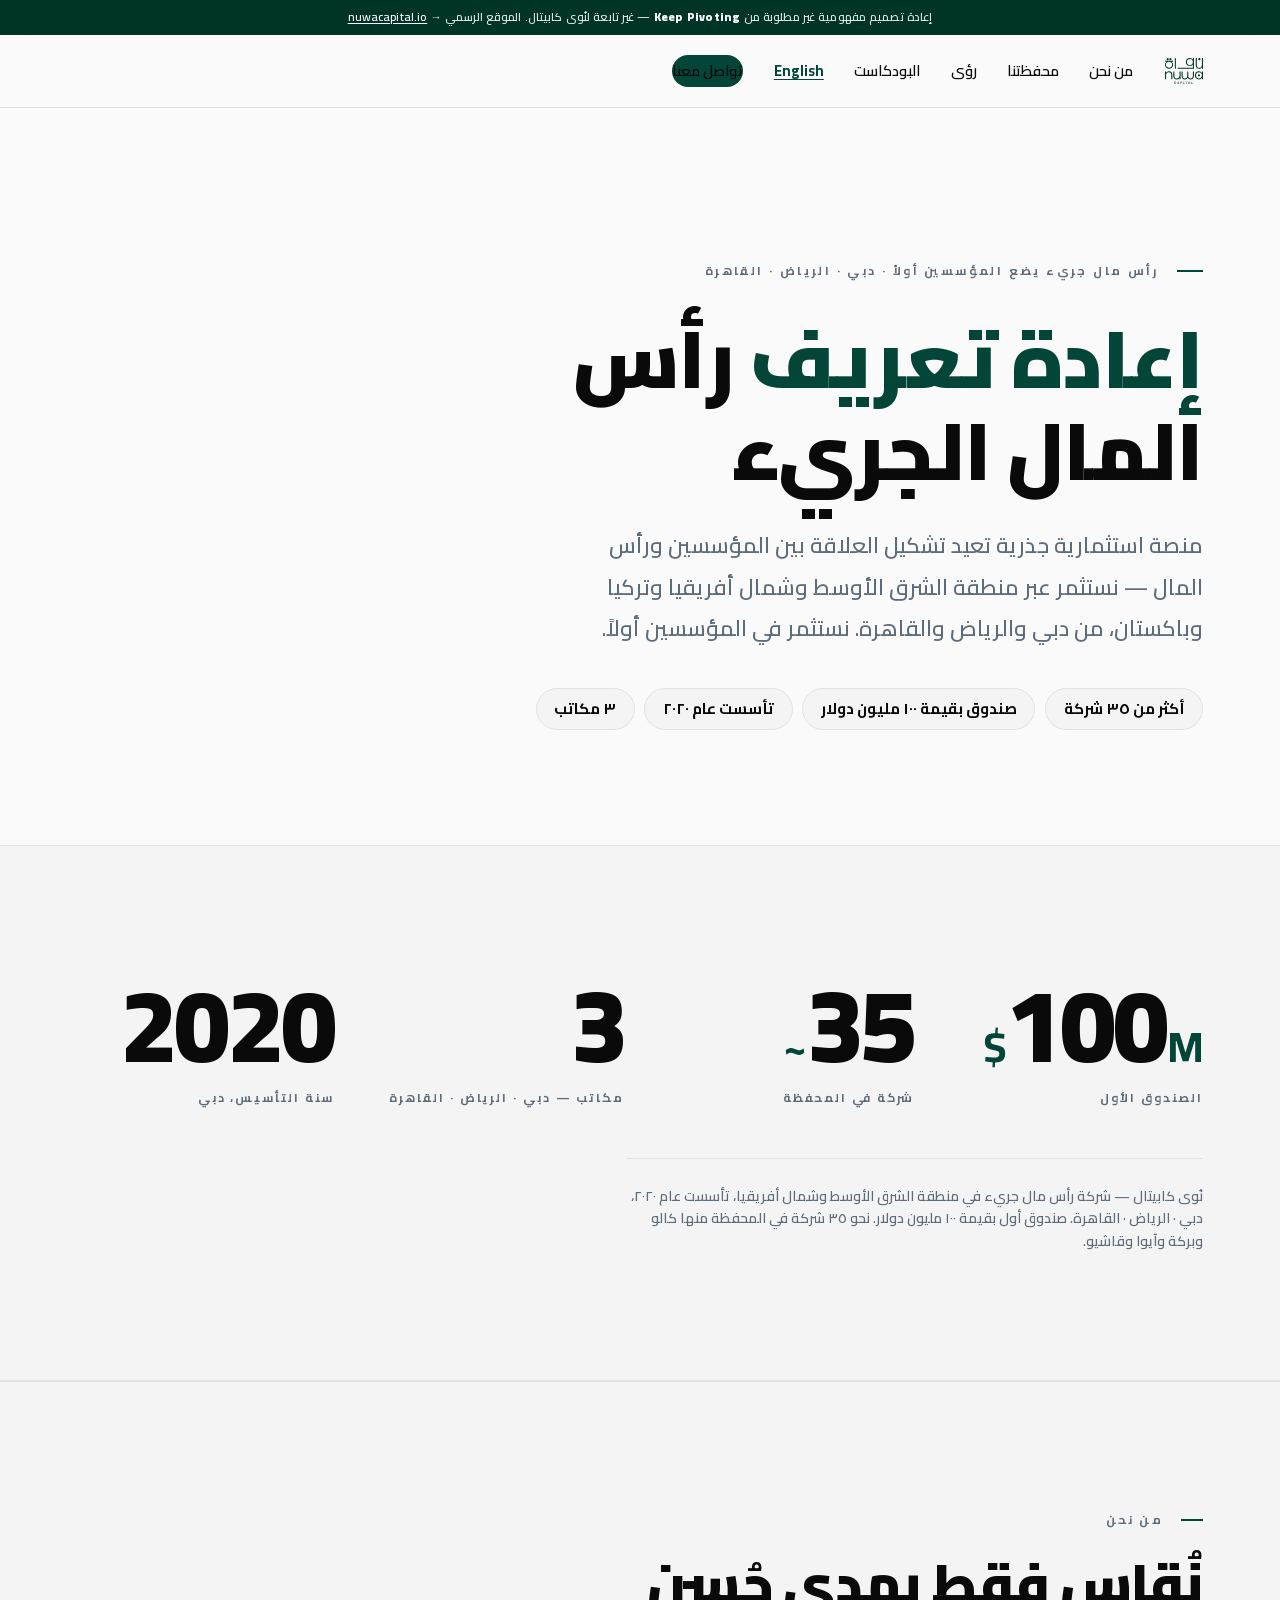
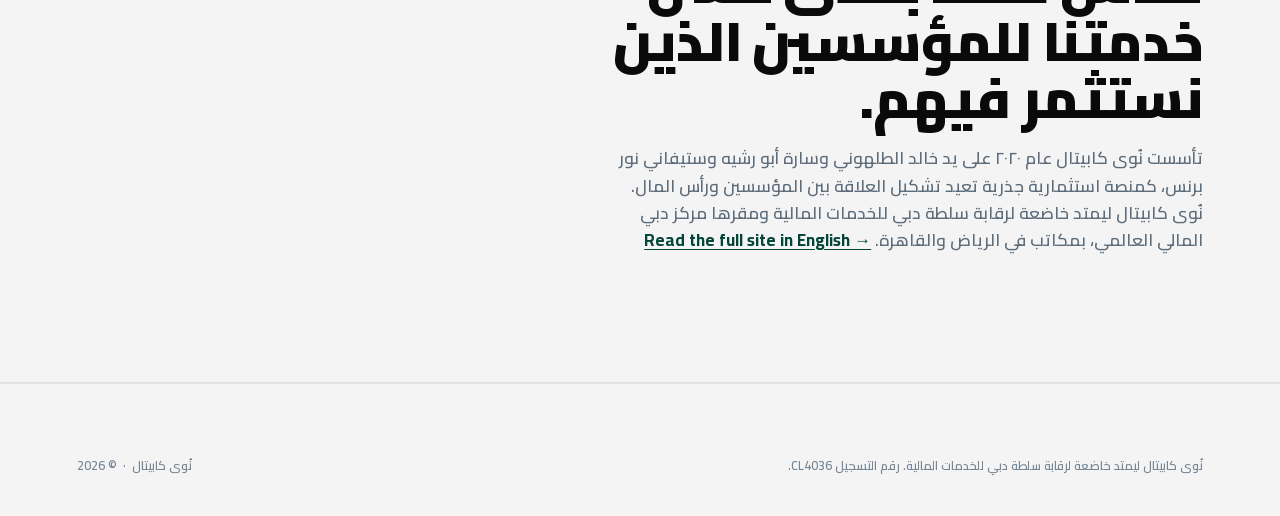
<file: arabic.html>
<!DOCTYPE html>
<html lang="ar" dir="rtl">
<head>
<meta charset="UTF-8">
<meta name="viewport" content="width=device-width, initial-scale=1.0">
<meta name="robots" content="noindex, nofollow, noarchive">
<title>نُوى كابيتال — إعادة تعريف رأس المال الجريء | دبي · الرياض · القاهرة</title>
<meta name="description" content="نُوى كابيتال شركة رأس مال جريء تضع المؤسسين أولاً، تستثمر عبر منطقة الشرق الأوسط وشمال أفريقيا وتركيا وباكستان. تأسست عام ٢٠٢٠ في دبي، بمكاتب في الرياض والقاهرة.">
<link rel="canonical" href="https://angaramoksh-a11y.github.io/nuwa-capital/arabic.html">
<meta property="og:title" content="نُوى كابيتال — إعادة تعريف رأس المال الجريء">
<meta property="og:description" content="رأس مال جريء يضع المؤسسين أولاً عبر الشرق الأوسط وشمال أفريقيا وتركيا وباكستان.">
<meta property="og:type" content="website">
<link rel="icon" href="assets/favicon.svg">
<link rel="stylesheet" href="assets/site.css">
<script>
(function(){
  if(new URLSearchParams(location.search).has('static') || matchMedia('(prefers-reduced-motion:reduce)').matches) return;
  document.documentElement.classList.add('motion');
})()
</script>
<style>
  [dir="rtl"] body,[dir="rtl"]{font-family:var(--ar)}
  [dir="rtl"] .hero-eyebrow::before,[dir="rtl"] .kicker::before{margin-left:.5rem}
  [dir="rtl"] .stat .n{direction:ltr;justify-content:flex-end}
  [dir="rtl"] .ar-h1{font-size:clamp(2.4rem,7vw,5rem);font-weight:900;letter-spacing:-.01em;line-height:1.15;max-width:16ch}
  [dir="rtl"] .ar-h1 .accent{color:var(--green)}
  [dir="rtl"] .ar-lead{margin-top:1.8rem;max-width:54ch;font-size:clamp(1.1rem,1.7vw,1.4rem);color:var(--slate);line-height:1.9}
  [dir="rtl"] .ar-names{display:flex;flex-wrap:wrap;gap:.6rem;margin-top:2.4rem}
  [dir="rtl"] .ar-names a{background:var(--bg-alt);border:1px solid var(--line);border-radius:999px;padding:.5rem 1.1rem;font-weight:700;font-size:.95rem;color:var(--ink)}
  html.motion [dir] .ar-names a{transition:all .2s ease}
  [dir="rtl"] .ar-names a:hover{border-color:var(--green);color:var(--green)}
  [dir="rtl"] .nav-links{direction:rtl}
  [dir="rtl"] .switch{color:var(--green);font-weight:700;text-decoration:underline;text-underline-offset:3px}
</style>
</head>
<body>

<div class="varv-disclaimer" role="note" aria-label="تنويه إعادة تصميم مفهومية">
  إعادة تصميم مفهومية غير مطلوبة من <b>Keep Pivoting</b> &mdash; غير تابعة لنُوى كابيتال. الموقع الرسمي &rarr; <a href="https://www.nuwacapital.io/" target="_blank" rel="noopener noreferrer nofollow">nuwacapital.io</a>
</div>

<header class="nav">
  <nav class="nav-inner" aria-label="التنقل الرئيسي">
    <a class="nav-logo" href="index.html" aria-label="نُوى كابيتال — الرئيسية">
      <img src="assets/brand/nuwa-logo.svg" alt="نُوى كابيتال" width="132" height="26">
    </a>
    <input type="checkbox" id="navtoggle" aria-hidden="true">
    <label class="nav-burger" for="navtoggle" aria-label="القائمة"><span></span><span></span><span></span></label>
    <div class="nav-links">
      <a href="who-we-are.html">من نحن</a>
      <a href="portfolio.html">محفظتنا</a>
      <a href="insights.html">رؤى</a>
      <a href="podcast.html">البودكاست</a>
      <a href="index.html" class="switch" lang="en" dir="ltr">English</a>
      <a class="nav-cta" href="contact.html">تواصل معنا</a>
    </div>
  </nav>
</header>

<main id="top">
  <section class="hero wrap" aria-label="مقدمة">
    <p class="hero-eyebrow">رأس مال جريء يضع المؤسسين أولاً · دبي · الرياض · القاهرة</p>
    <h1 class="ar-h1"><span class="accent">إعادة تعريف</span> رأس المال الجريء</h1>
    <p class="ar-lead">منصة استثمارية جذرية تعيد تشكيل العلاقة بين المؤسسين ورأس المال &mdash; نستثمر عبر منطقة الشرق الأوسط وشمال أفريقيا وتركيا وباكستان، من دبي والرياض والقاهرة. نستثمر في المؤسسين أولاً.</p>
    <div class="ar-names">
      <a href="portfolio.html">أكثر من ٣٥ شركة</a>
      <a href="portfolio.html">صندوق بقيمة ١٠٠ مليون دولار</a>
      <a href="who-we-are.html">تأسست عام ٢٠٢٠</a>
      <a href="contact.html">٣ مكاتب</a>
    </div>
  </section>

  <section class="stats" aria-label="نُوى كابيتال بالأرقام">
    <div class="wrap">
      <div class="stats-grid">
        <div class="stat"><div class="n"><span class="fix">$</span>100<span class="fix">M</span></div><div class="l">الصندوق الأول</div></div>
        <div class="stat"><div class="n"><span class="fix">~</span>35</div><div class="l">شركة في المحفظة</div></div>
        <div class="stat"><div class="n">3</div><div class="l">مكاتب — دبي · الرياض · القاهرة</div></div>
        <div class="stat"><div class="n">2020</div><div class="l">سنة التأسيس، دبي</div></div>
      </div>
      <p class="stats-line" style="direction:rtl;text-align:right">نُوى كابيتال — شركة رأس مال جريء في منطقة الشرق الأوسط وشمال أفريقيا، تأسست عام ٢٠٢٠، دبي · الرياض · القاهرة. صندوق أول بقيمة ١٠٠ مليون دولار. نحو ٣٥ شركة في المحفظة منها كالو وبركة وآيوا وقاشيو.</p>
    </div>
  </section>

  <section class="thesis" aria-label="من نحن">
    <div class="wrap">
      <p class="kicker" style="direction:rtl">من نحن</p>
      <h2 style="direction:rtl;text-align:right">نُقاس فقط بمدى حُسن خدمتنا للمؤسسين الذين نستثمر فيهم.</h2>
      <p class="sec-intro" style="direction:rtl;text-align:right;max-width:60ch">تأسست نُوى كابيتال عام ٢٠٢٠ على يد خالد الطلهوني وسارة أبو رشيه وستيفاني نور برنس، كمنصة استثمارية جذرية تعيد تشكيل العلاقة بين المؤسسين ورأس المال. نُوى كابيتال ليمتد خاضعة لرقابة سلطة دبي للخدمات المالية ومقرها مركز دبي المالي العالمي، بمكاتب في الرياض والقاهرة. <a class="switch" href="index.html" lang="en" dir="ltr">Read the full site in English &rarr;</a></p>
    </div>
  </section>
</main>

<footer>
  <div class="wrap">
    <div class="foot-bottom" style="border-top:none;margin-top:0;padding-top:0;direction:rtl">
      <p>نُوى كابيتال ليمتد خاضعة لرقابة سلطة دبي للخدمات المالية. رقم التسجيل CL4036.</p>
      <p><span class="ar" lang="ar" dir="rtl">نُوى كابيتال</span> &nbsp;·&nbsp; &copy; 2026</p>
    </div>
  </div>
</footer>

<!-- ===== Keep Pivoting ask-your-AI popup ===== -->
<div id="varv-popup" role="dialog" aria-label="A note from Keep Pivoting" aria-live="polite">
  <button type="button" class="vp-close" aria-label="Dismiss">&times;</button>
  <div class="vp-inner">
    <p class="vp-tag">Don&rsquo;t take our word for it &mdash; ask your AI which site wins you business.</p>
    <div class="vp-ai">
      <a id="vp-chatgpt" href="#" target="_blank" rel="noopener"><span class="vp-dot" style="background:#10a37f"></span> Ask ChatGPT</a>
      <a id="vp-claude" href="#" target="_blank" rel="noopener"><span class="vp-dot" style="background:#d97757"></span> Ask Claude</a>
      <a id="vp-perplexity" href="#" target="_blank" rel="noopener"><span class="vp-dot" style="background:#20b8cd"></span> Ask Perplexity</a>
    </div>
    <a class="vp-book" href="https://cal.com/keep-pivoting/30min" target="_blank" rel="noopener">Book a call &rarr;</a>
  </div>
</div>
<script src="assets/site.js"></script>

</body>
</html>
</file>
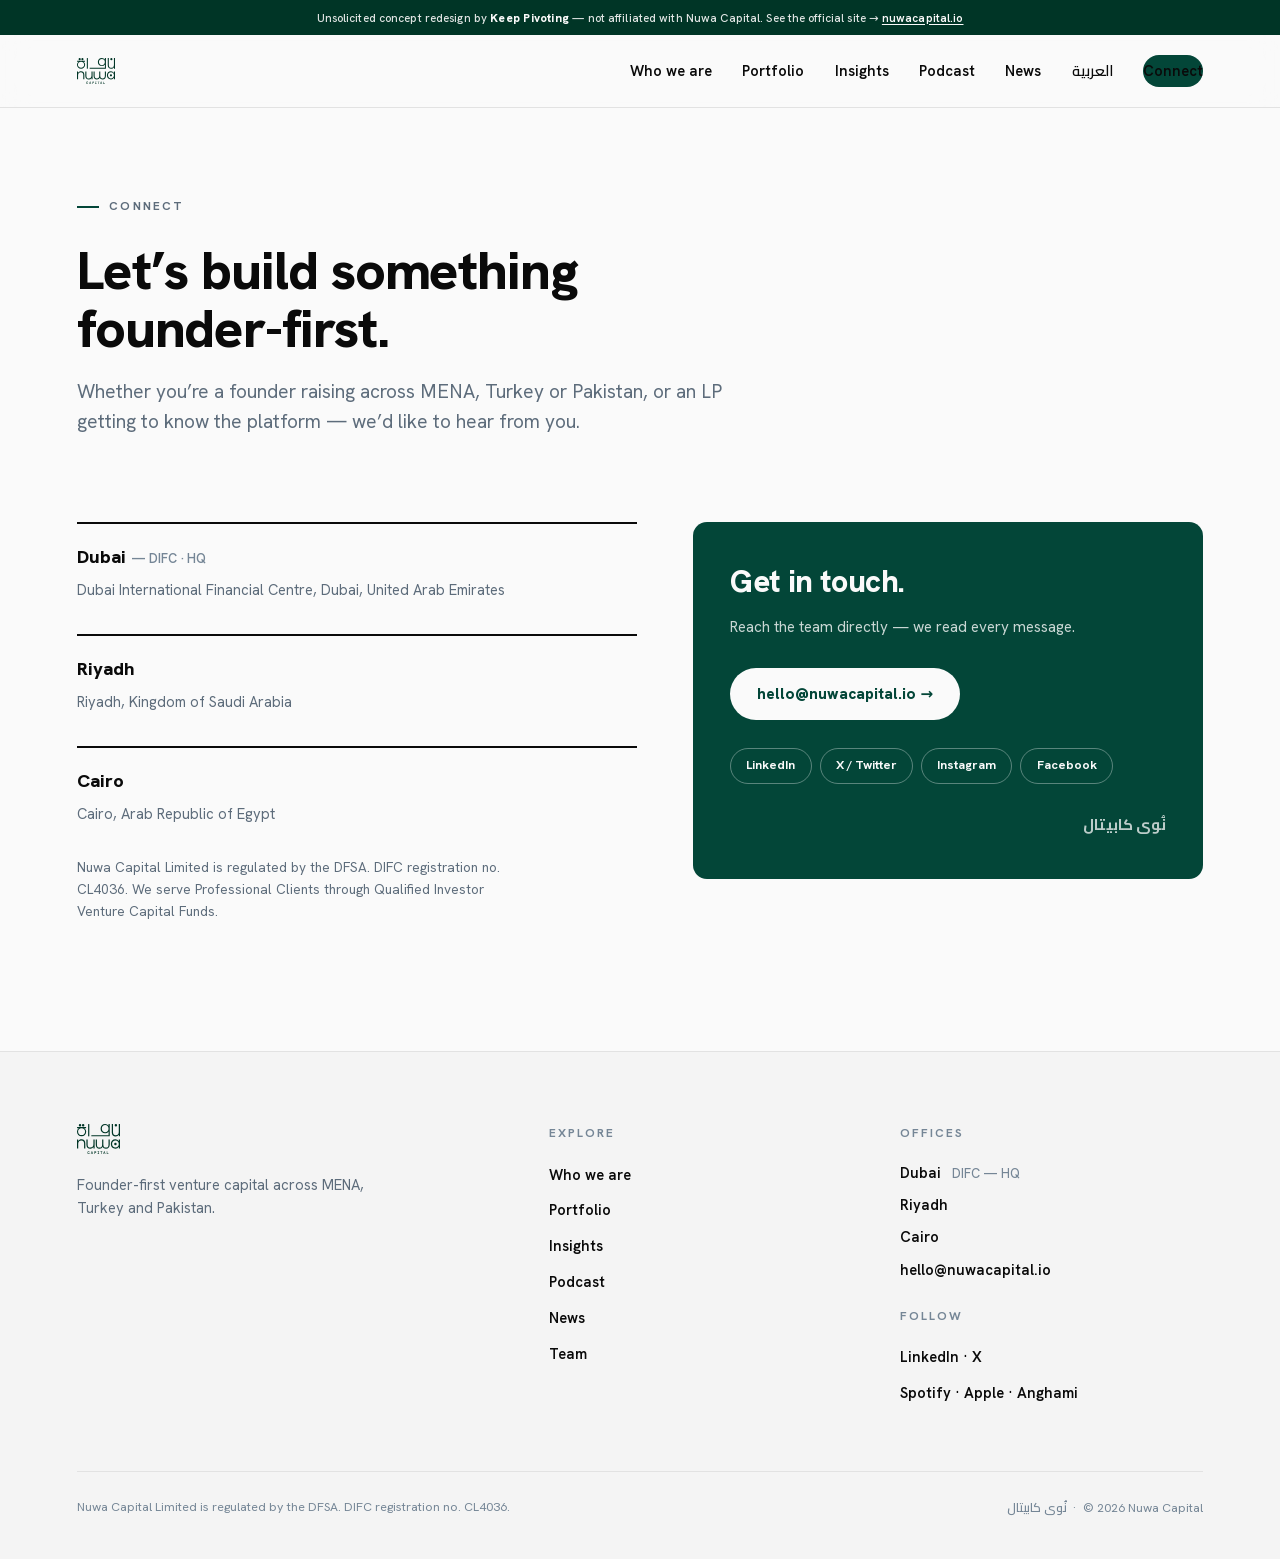
<file: contact.html>
<!DOCTYPE html>
<html lang="en">
<head>
<meta charset="UTF-8">
<meta name="viewport" content="width=device-width, initial-scale=1.0">
<meta name="robots" content="noindex, nofollow, noarchive">
<title>Connect — Nuwa Capital | Dubai · Riyadh · Cairo</title>
<meta name="description" content="Contact Nuwa Capital — founder-first venture capital across MENA, Turkey and Pakistan. Offices in Dubai (DIFC HQ), Riyadh and Cairo. hello@nuwacapital.io.">
<link rel="canonical" href="https://angaramoksh-a11y.github.io/nuwa-capital/contact.html">
<meta property="og:title" content="Connect — Nuwa Capital | Dubai · Riyadh · Cairo">
<meta property="og:description" content="Contact Nuwa Capital — founder-first venture capital across MENA, Turkey and Pakistan. Offices in Dubai (DIFC HQ), Riyadh and Cairo. hello@nuwacapital.io.">
<meta property="og:type" content="website">
<meta name="twitter:card" content="summary_large_image">
<link rel="icon" href="assets/favicon.svg">
<link rel="stylesheet" href="assets/site.css">
<script>
(function(){
  if(new URLSearchParams(location.search).has('static') || matchMedia('(prefers-reduced-motion:reduce)').matches) return;
  var d = document.documentElement;
  d.classList.add('motion');
  if(d.hasAttribute('data-intro')){
    d.classList.add('intro-play');
    setTimeout(function(){ d.classList.remove('intro-play'); var i=document.getElementById('intro'); if(i&&i.parentNode) i.parentNode.removeChild(i); },3200);
  }
})()
</script>
<script type="application/ld+json">
{"@context":"https://schema.org","@type":"Organization","name":"Nuwa Capital","email":"hello@nuwacapital.io","url":"https://www.nuwacapital.io/","address":{"@type":"PostalAddress","addressLocality":"Dubai","addressRegion":"DIFC","addressCountry":"AE"}}
</script>
</head>
<body>

<div class="varv-disclaimer" role="note" aria-label="Concept redesign disclaimer">
  Unsolicited concept redesign by <b>Keep Pivoting</b> &mdash; not affiliated with Nuwa Capital. See the official site &rarr; <a href="https://www.nuwacapital.io/" target="_blank" rel="noopener noreferrer nofollow">nuwacapital.io</a>
</div>

<header class="nav">
  <nav class="nav-inner" aria-label="Main">
    <a class="nav-logo" href="index.html" aria-label="Nuwa Capital — home">
      <img src="assets/brand/nuwa-logo.svg" alt="Nuwa Capital" width="132" height="26">
    </a>
    <input type="checkbox" id="navtoggle" aria-hidden="true">
    <label class="nav-burger" for="navtoggle" aria-label="Toggle menu"><span></span><span></span><span></span></label>
    <div class="nav-links">
      <a href="who-we-are.html">Who we are</a>
      <a href="portfolio.html">Portfolio</a>
      <a href="insights.html">Insights</a>
      <a href="podcast.html">Podcast</a>
      <a href="news.html">News</a>
      <a href="arabic.html" class="nav-ar" lang="ar" dir="rtl">العربية</a>
      <a class="nav-cta" href="contact.html">Connect</a>
    </div>
  </nav>
</header>

<main id="top">
  <section class="page-head wrap" aria-label="Contact">
    <p class="kicker">Connect</p>
    <h1>Let&rsquo;s build something founder-first.</h1>
    <p class="lead">Whether you&rsquo;re a founder raising across MENA, Turkey or Pakistan, or an LP getting to know the platform &mdash; we&rsquo;d like to hear from you.</p>
  </section>
  <section class="wrap" style="padding-top:clamp(20px,3vw,36px)" aria-label="Contact details">
    <div class="contact-grid">
      <div>
        <div class="office"><h3>Dubai <span style="color:var(--slate-lt);font-size:.8rem;font-weight:600">— DIFC · HQ</span></h3><p>Dubai International Financial Centre, Dubai, United Arab Emirates</p></div>
        <div class="office"><h3>Riyadh</h3><p>Riyadh, Kingdom of Saudi Arabia</p></div>
        <div class="office"><h3>Cairo</h3><p>Cairo, Arab Republic of Egypt</p></div>
        <p class="sec-intro" style="margin-top:1.6rem;font-size:.85rem">Nuwa Capital Limited is regulated by the DFSA. DIFC registration no. CL4036. We serve Professional Clients through Qualified Investor Venture Capital Funds.</p>
      </div>
      <aside class="contact-card">
        <h3>Get in touch.</h3>
        <p>Reach the team directly &mdash; we read every message.</p>
        <a class="cbtn" href="mailto:hello@nuwacapital.io">hello@nuwacapital.io &rarr;</a>
        <div class="clinks">
          <a href="https://www.linkedin.com/company/nuwacapital" target="_blank" rel="noopener">LinkedIn</a>
          <a href="https://x.com/nuwacapital" target="_blank" rel="noopener">X / Twitter</a>
          <a href="https://www.instagram.com/nuwacapital" target="_blank" rel="noopener">Instagram</a>
          <a href="https://www.facebook.com/nuwacapital" target="_blank" rel="noopener">Facebook</a>
        </div>
        <p class="ar-echo" lang="ar" dir="rtl" style="margin-top:1.8rem;font-family:var(--ar);font-weight:700;color:rgba(250,250,250,.75)">نُوى كابيتال</p>
      </aside>
    </div>
  </section>
</main>

<footer>
  <div class="wrap">
    <div class="foot-top">
      <div>
        <a class="foot-logo" href="index.html" aria-label="Nuwa Capital — home">
          <img src="assets/brand/nuwa-logo.svg" alt="Nuwa Capital" width="152" height="30">
        </a>
        <p class="foot-tag">Founder-first venture capital across MENA, Turkey and Pakistan.</p>
      </div>
      <div class="foot-col">
        <p class="foot-h">Explore</p>
        <ul>
          <li><a href="who-we-are.html">Who we are</a></li>
          <li><a href="portfolio.html">Portfolio</a></li>
          <li><a href="insights.html">Insights</a></li>
          <li><a href="podcast.html">Podcast</a></li>
          <li><a href="news.html">News</a></li>
          <li><a href="team.html">Team</a></li>
        </ul>
      </div>
      <div class="foot-col">
        <p class="foot-h">Offices</p>
        <ul class="foot-offices">
          <li>Dubai <span>DIFC — HQ</span></li>
          <li>Riyadh</li>
          <li>Cairo</li>
          <li><a href="contact.html">hello@nuwacapital.io</a></li>
        </ul>
        <p class="foot-h" style="margin-top:1.6rem">Follow</p>
        <ul>
          <li><a href="https://www.linkedin.com/company/nuwacapital" target="_blank" rel="noopener">LinkedIn</a> · <a href="https://x.com/nuwacapital" target="_blank" rel="noopener">X</a></li>
          <li><a href="https://open.spotify.com/" target="_blank" rel="noopener">Spotify</a> · <a href="https://podcasts.apple.com/" target="_blank" rel="noopener">Apple</a> · <a href="https://play.anghami.com/" target="_blank" rel="noopener">Anghami</a></li>
        </ul>
      </div>
    </div>
    <div class="foot-bottom">
      <p>Nuwa Capital Limited is regulated by the DFSA. DIFC registration no. CL4036.</p>
      <p><span class="ar" lang="ar" dir="rtl">نُوى كابيتال</span> &nbsp;·&nbsp; &copy; 2026 Nuwa Capital</p>
    </div>
  </div>
</footer>

<!-- ===== Keep Pivoting ask-your-AI popup ===== -->
<div id="varv-popup" role="dialog" aria-label="A note from Keep Pivoting" aria-live="polite">
  <button type="button" class="vp-close" aria-label="Dismiss">&times;</button>
  <div class="vp-inner">
    <p class="vp-tag">Don&rsquo;t take our word for it &mdash; ask your AI which site wins you business.</p>
    <div class="vp-ai">
      <a id="vp-chatgpt" href="#" target="_blank" rel="noopener"><span class="vp-dot" style="background:#10a37f"></span> Ask ChatGPT</a>
      <a id="vp-claude" href="#" target="_blank" rel="noopener"><span class="vp-dot" style="background:#d97757"></span> Ask Claude</a>
      <a id="vp-perplexity" href="#" target="_blank" rel="noopener"><span class="vp-dot" style="background:#20b8cd"></span> Ask Perplexity</a>
    </div>
    <a class="vp-book" href="https://cal.com/keep-pivoting/30min" target="_blank" rel="noopener">Book a call &rarr;</a>
  </div>
</div>
<script src="assets/site.js"></script>

</body>
</html>
</file>
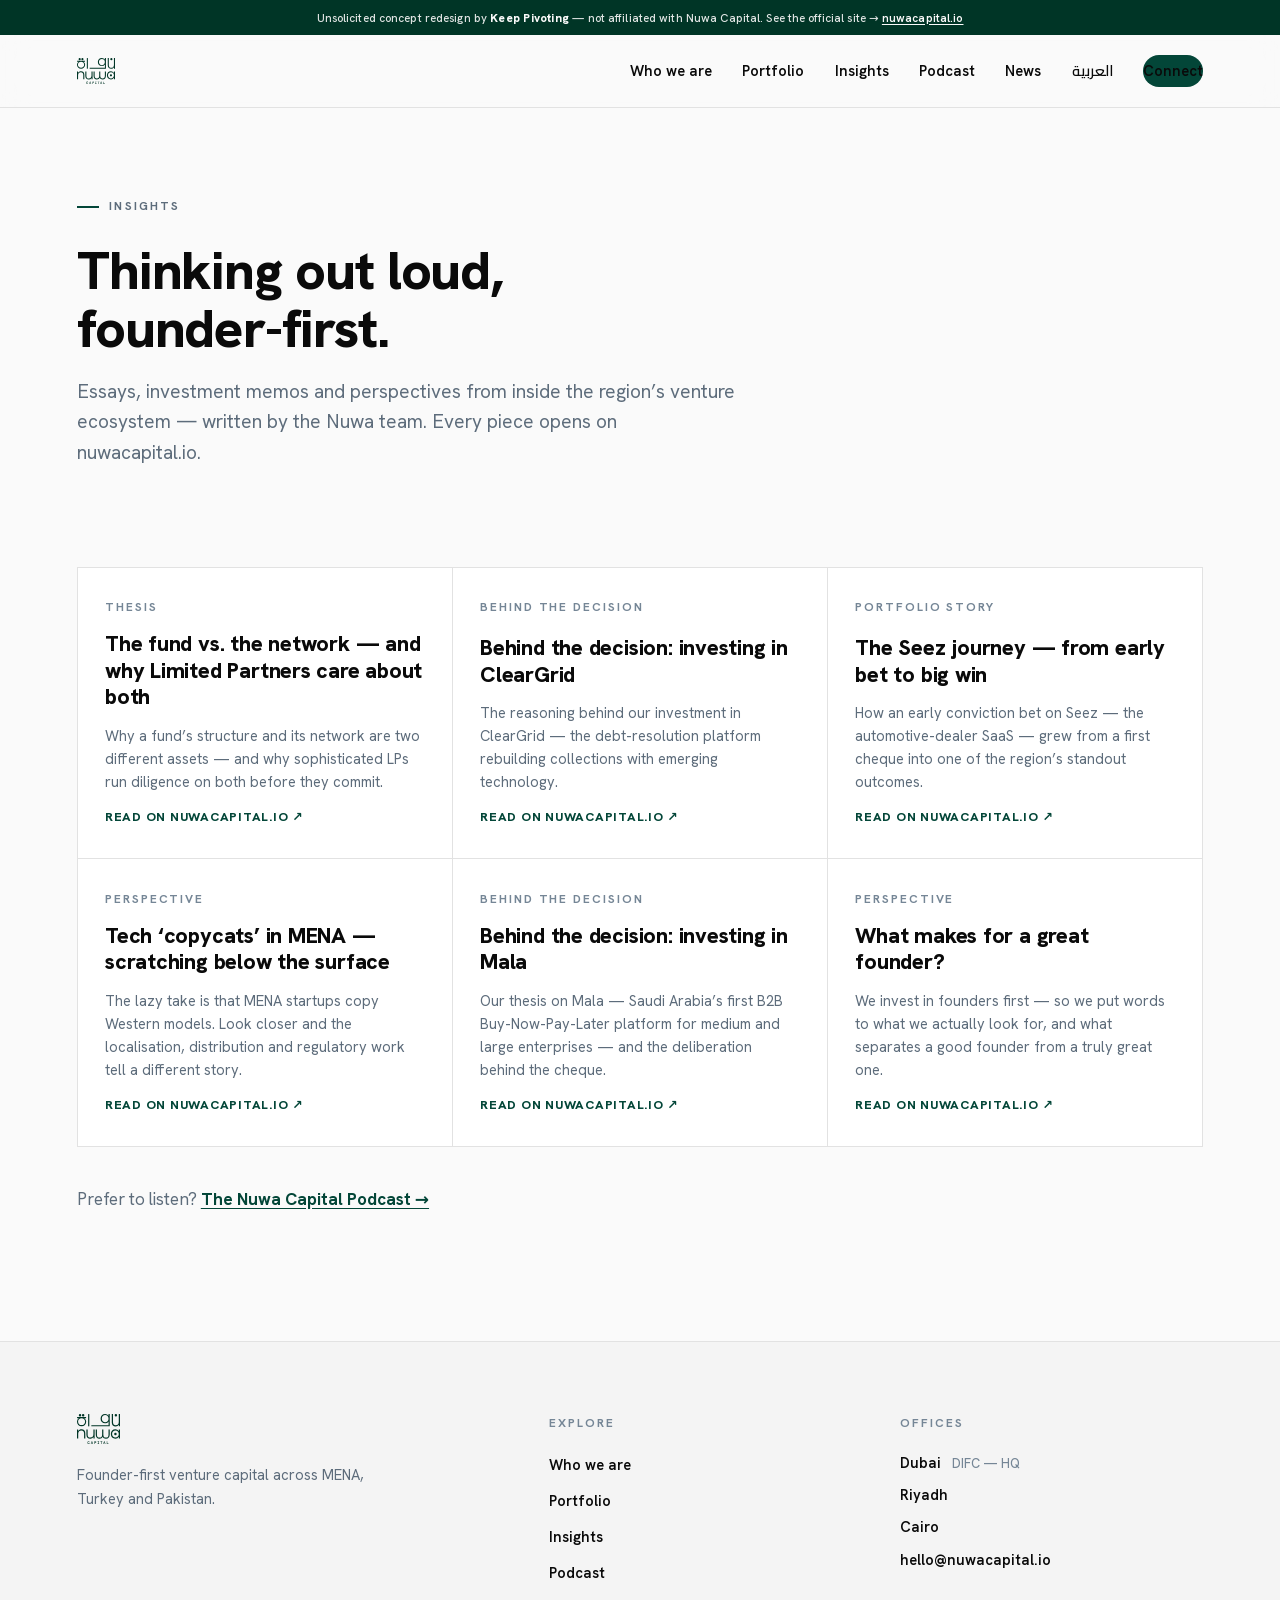
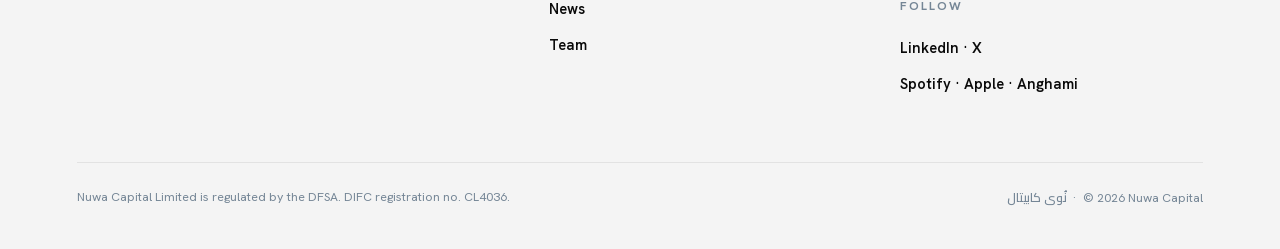
<file: insights.html>
<!DOCTYPE html>
<html lang="en">
<head>
<meta charset="UTF-8">
<meta name="viewport" content="width=device-width, initial-scale=1.0">
<meta name="robots" content="noindex, nofollow, noarchive">
<title>Insights — Nuwa Capital | Essays & investment memos on MENA venture</title>
<meta name="description" content="Insights from Nuwa Capital — the fund vs. the network, behind-the-decision memos on ClearGrid and Mala, the Seez journey, tech copycats in MENA, and what makes a great founder.">
<link rel="canonical" href="https://angaramoksh-a11y.github.io/nuwa-capital/insights.html">
<meta property="og:title" content="Insights — Nuwa Capital | Essays & investment memos on MENA venture">
<meta property="og:description" content="Insights from Nuwa Capital — the fund vs. the network, behind-the-decision memos on ClearGrid and Mala, the Seez journey, tech copycats in MENA, and what makes a great founder.">
<meta property="og:type" content="website">
<meta name="twitter:card" content="summary_large_image">
<link rel="icon" href="assets/favicon.svg">
<link rel="stylesheet" href="assets/site.css">
<script>
(function(){
  if(new URLSearchParams(location.search).has('static') || matchMedia('(prefers-reduced-motion:reduce)').matches) return;
  var d = document.documentElement;
  d.classList.add('motion');
  if(d.hasAttribute('data-intro')){
    d.classList.add('intro-play');
    setTimeout(function(){ d.classList.remove('intro-play'); var i=document.getElementById('intro'); if(i&&i.parentNode) i.parentNode.removeChild(i); },3200);
  }
})()
</script>
<script type="application/ld+json">
{"@context":"https://schema.org","@type":"Blog","name":"Nuwa Capital Insights","url":"https://www.nuwacapital.io/insights","description":"Essays and investment memos from Nuwa Capital on MENA venture capital."}
</script>
</head>
<body>

<div class="varv-disclaimer" role="note" aria-label="Concept redesign disclaimer">
  Unsolicited concept redesign by <b>Keep Pivoting</b> &mdash; not affiliated with Nuwa Capital. See the official site &rarr; <a href="https://www.nuwacapital.io/" target="_blank" rel="noopener noreferrer nofollow">nuwacapital.io</a>
</div>

<header class="nav">
  <nav class="nav-inner" aria-label="Main">
    <a class="nav-logo" href="index.html" aria-label="Nuwa Capital — home">
      <img src="assets/brand/nuwa-logo.svg" alt="Nuwa Capital" width="132" height="26">
    </a>
    <input type="checkbox" id="navtoggle" aria-hidden="true">
    <label class="nav-burger" for="navtoggle" aria-label="Toggle menu"><span></span><span></span><span></span></label>
    <div class="nav-links">
      <a href="who-we-are.html">Who we are</a>
      <a href="portfolio.html">Portfolio</a>
      <a href="insights.html" aria-current="page">Insights</a>
      <a href="podcast.html">Podcast</a>
      <a href="news.html">News</a>
      <a href="arabic.html" class="nav-ar" lang="ar" dir="rtl">العربية</a>
      <a class="nav-cta" href="contact.html">Connect</a>
    </div>
  </nav>
</header>

<main id="top">
  <section class="page-head wrap" aria-label="Insights">
    <p class="kicker">Insights</p>
    <h1>Thinking out loud, founder-first.</h1>
    <p class="lead">Essays, investment memos and perspectives from inside the region&rsquo;s venture ecosystem — written by the Nuwa team. Every piece opens on nuwacapital.io.</p>
  </section>
  <section class="wrap" style="padding-top:clamp(30px,4vw,50px)" aria-label="Articles">
    <div class="cardgrid">
        <a class="ecard reveal" href="https://www.nuwacapital.io/insights/the-fund-vs-the-network-and-why-limited-partners-care-about-both" target="_blank" rel="noopener">
          <p class="etag">Thesis</p>
          <h3>The fund vs. the network — and why Limited Partners care about both</h3>
          <p>Why a fund&rsquo;s structure and its network are two different assets — and why sophisticated LPs run diligence on both before they commit.</p>
          <span class="more">Read on nuwacapital.io &nearr;</span>
        </a>
        <a class="ecard reveal" href="https://www.nuwacapital.io/insights/behind-the-decision-investing-in-cleargird" target="_blank" rel="noopener">
          <p class="etag">Behind the decision</p>
          <h3>Behind the decision: investing in ClearGrid</h3>
          <p>The reasoning behind our investment in ClearGrid — the debt-resolution platform rebuilding collections with emerging technology.</p>
          <span class="more">Read on nuwacapital.io &nearr;</span>
        </a>
        <a class="ecard reveal" href="https://www.nuwacapital.io/insights/the-seez-journey-from-early-bet-to-big-win" target="_blank" rel="noopener">
          <p class="etag">Portfolio story</p>
          <h3>The Seez journey — from early bet to big win</h3>
          <p>How an early conviction bet on Seez — the automotive-dealer SaaS — grew from a first cheque into one of the region&rsquo;s standout outcomes.</p>
          <span class="more">Read on nuwacapital.io &nearr;</span>
        </a>
        <a class="ecard reveal" href="https://www.nuwacapital.io/insights/tech-copycats-in-mena-scratching-below-the-surface" target="_blank" rel="noopener">
          <p class="etag">Perspective</p>
          <h3>Tech &lsquo;copycats&rsquo; in MENA — scratching below the surface</h3>
          <p>The lazy take is that MENA startups copy Western models. Look closer and the localisation, distribution and regulatory work tell a different story.</p>
          <span class="more">Read on nuwacapital.io &nearr;</span>
        </a>
        <a class="ecard reveal" href="https://www.nuwacapital.io/insights/behind-the-decision-investing-in-mala" target="_blank" rel="noopener">
          <p class="etag">Behind the decision</p>
          <h3>Behind the decision: investing in Mala</h3>
          <p>Our thesis on Mala — Saudi Arabia&rsquo;s first B2B Buy-Now-Pay-Later platform for medium and large enterprises — and the deliberation behind the cheque.</p>
          <span class="more">Read on nuwacapital.io &nearr;</span>
        </a>
        <a class="ecard reveal" href="https://www.nuwacapital.io/insights/what-makes-for-a-great-founder" target="_blank" rel="noopener">
          <p class="etag">Perspective</p>
          <h3>What makes for a great founder?</h3>
          <p>We invest in founders first — so we put words to what we actually look for, and what separates a good founder from a truly great one.</p>
          <span class="more">Read on nuwacapital.io &nearr;</span>
        </a>
    </div>
    <p class="sec-intro" style="margin-top:2.4rem">Prefer to listen? <a href="podcast.html" style="color:var(--green);font-weight:700;text-decoration:underline;text-underline-offset:3px">The Nuwa Capital Podcast &rarr;</a></p>
  </section>
</main>

<footer>
  <div class="wrap">
    <div class="foot-top">
      <div>
        <a class="foot-logo" href="index.html" aria-label="Nuwa Capital — home">
          <img src="assets/brand/nuwa-logo.svg" alt="Nuwa Capital" width="152" height="30">
        </a>
        <p class="foot-tag">Founder-first venture capital across MENA, Turkey and Pakistan.</p>
      </div>
      <div class="foot-col">
        <p class="foot-h">Explore</p>
        <ul>
          <li><a href="who-we-are.html">Who we are</a></li>
          <li><a href="portfolio.html">Portfolio</a></li>
          <li><a href="insights.html">Insights</a></li>
          <li><a href="podcast.html">Podcast</a></li>
          <li><a href="news.html">News</a></li>
          <li><a href="team.html">Team</a></li>
        </ul>
      </div>
      <div class="foot-col">
        <p class="foot-h">Offices</p>
        <ul class="foot-offices">
          <li>Dubai <span>DIFC — HQ</span></li>
          <li>Riyadh</li>
          <li>Cairo</li>
          <li><a href="contact.html">hello@nuwacapital.io</a></li>
        </ul>
        <p class="foot-h" style="margin-top:1.6rem">Follow</p>
        <ul>
          <li><a href="https://www.linkedin.com/company/nuwacapital" target="_blank" rel="noopener">LinkedIn</a> · <a href="https://x.com/nuwacapital" target="_blank" rel="noopener">X</a></li>
          <li><a href="https://open.spotify.com/" target="_blank" rel="noopener">Spotify</a> · <a href="https://podcasts.apple.com/" target="_blank" rel="noopener">Apple</a> · <a href="https://play.anghami.com/" target="_blank" rel="noopener">Anghami</a></li>
        </ul>
      </div>
    </div>
    <div class="foot-bottom">
      <p>Nuwa Capital Limited is regulated by the DFSA. DIFC registration no. CL4036.</p>
      <p><span class="ar" lang="ar" dir="rtl">نُوى كابيتال</span> &nbsp;·&nbsp; &copy; 2026 Nuwa Capital</p>
    </div>
  </div>
</footer>

<!-- ===== Keep Pivoting ask-your-AI popup ===== -->
<div id="varv-popup" role="dialog" aria-label="A note from Keep Pivoting" aria-live="polite">
  <button type="button" class="vp-close" aria-label="Dismiss">&times;</button>
  <div class="vp-inner">
    <p class="vp-tag">Don&rsquo;t take our word for it &mdash; ask your AI which site wins you business.</p>
    <div class="vp-ai">
      <a id="vp-chatgpt" href="#" target="_blank" rel="noopener"><span class="vp-dot" style="background:#10a37f"></span> Ask ChatGPT</a>
      <a id="vp-claude" href="#" target="_blank" rel="noopener"><span class="vp-dot" style="background:#d97757"></span> Ask Claude</a>
      <a id="vp-perplexity" href="#" target="_blank" rel="noopener"><span class="vp-dot" style="background:#20b8cd"></span> Ask Perplexity</a>
    </div>
    <a class="vp-book" href="https://cal.com/keep-pivoting/30min" target="_blank" rel="noopener">Book a call &rarr;</a>
  </div>
</div>
<script src="assets/site.js"></script>

</body>
</html>
</file>
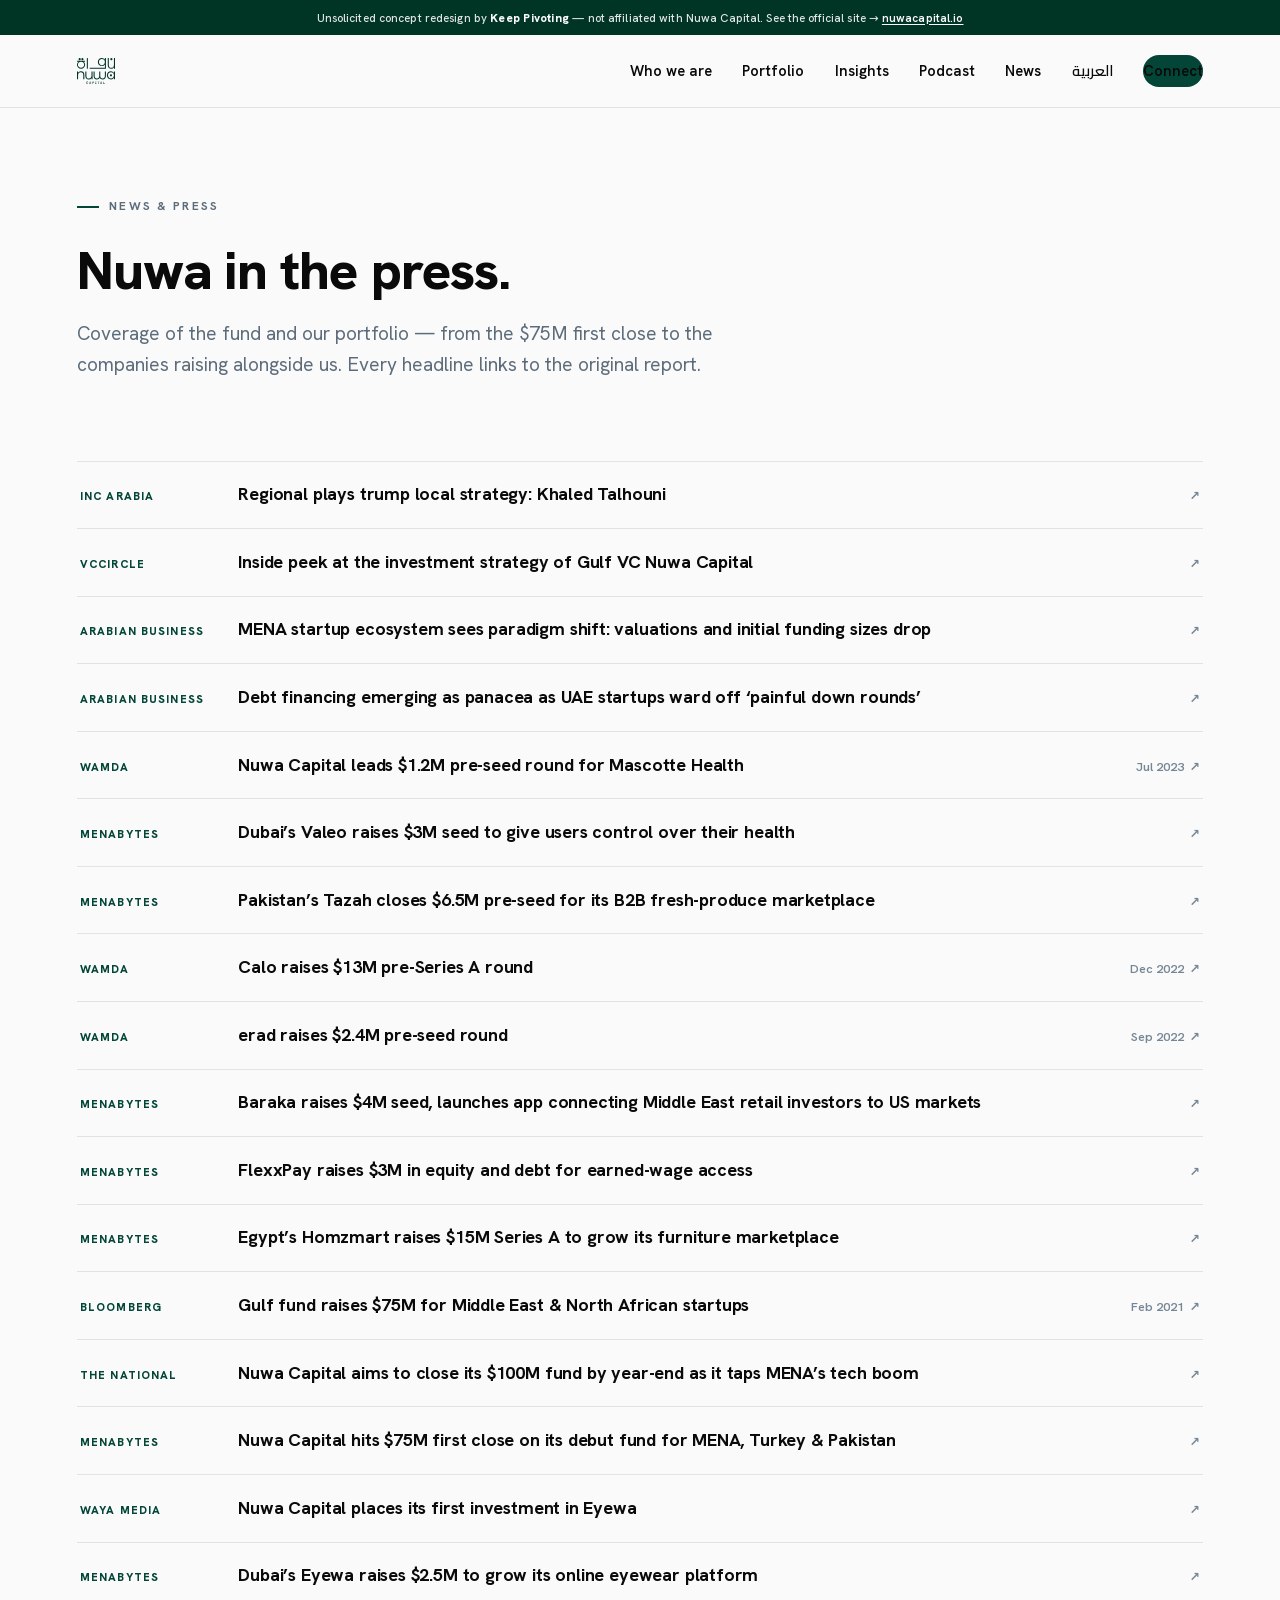
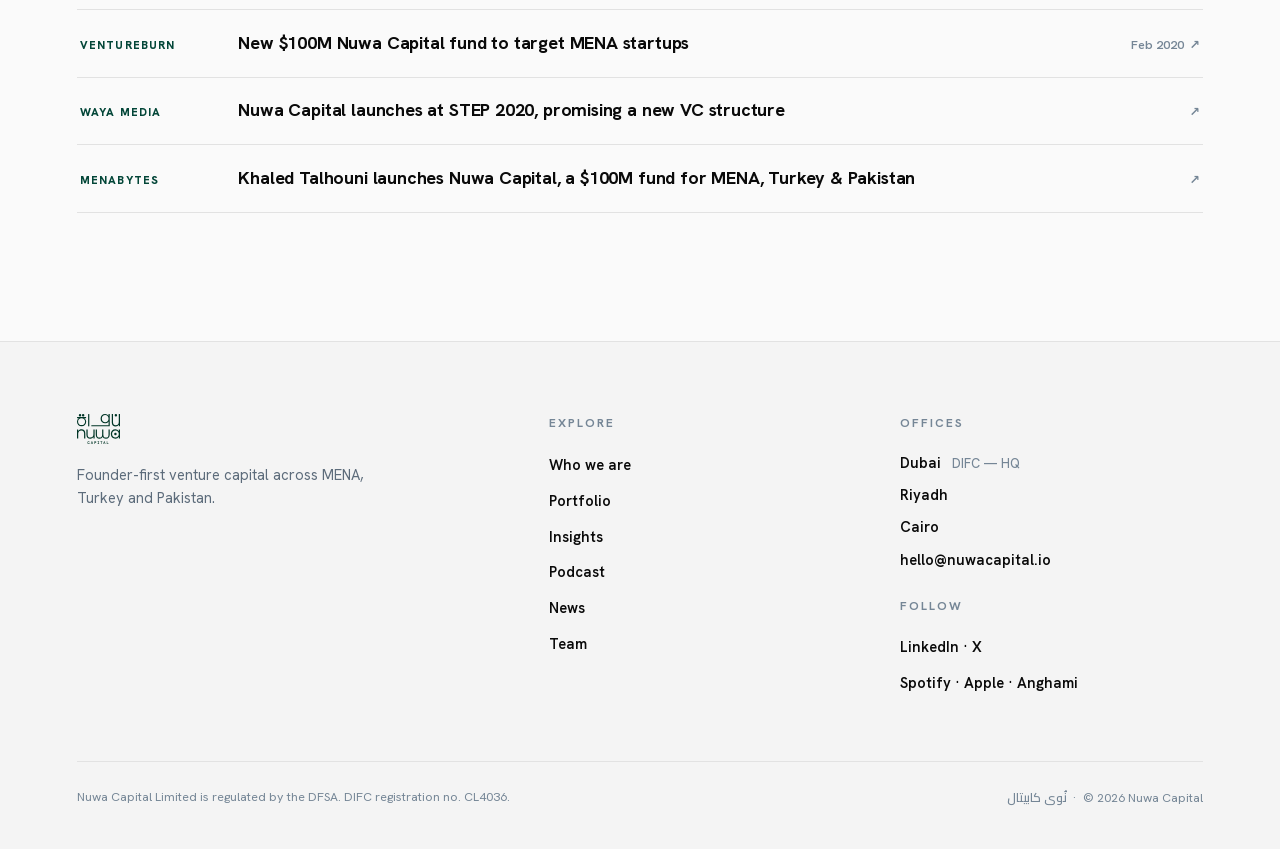
<file: news.html>
<!DOCTYPE html>
<html lang="en">
<head>
<meta charset="UTF-8">
<meta name="viewport" content="width=device-width, initial-scale=1.0">
<meta name="robots" content="noindex, nofollow, noarchive">
<title>News — Nuwa Capital | Press coverage & portfolio funding rounds</title>
<meta name="description" content="News and press about Nuwa Capital — the $75M first close, the $100M fund, and portfolio rounds from Calo, Baraka, Eyewa, Valeo, Homzmart, erad, Tazah and more.">
<link rel="canonical" href="https://angaramoksh-a11y.github.io/nuwa-capital/news.html">
<meta property="og:title" content="News — Nuwa Capital | Press coverage & portfolio funding rounds">
<meta property="og:description" content="News and press about Nuwa Capital — the $75M first close, the $100M fund, and portfolio rounds from Calo, Baraka, Eyewa, Valeo, Homzmart, erad, Tazah and more.">
<meta property="og:type" content="website">
<meta name="twitter:card" content="summary_large_image">
<link rel="icon" href="assets/favicon.svg">
<link rel="stylesheet" href="assets/site.css">
<script>
(function(){
  if(new URLSearchParams(location.search).has('static') || matchMedia('(prefers-reduced-motion:reduce)').matches) return;
  var d = document.documentElement;
  d.classList.add('motion');
  if(d.hasAttribute('data-intro')){
    d.classList.add('intro-play');
    setTimeout(function(){ d.classList.remove('intro-play'); var i=document.getElementById('intro'); if(i&&i.parentNode) i.parentNode.removeChild(i); },3200);
  }
})()
</script>
<script type="application/ld+json">
{"@context":"https://schema.org","@type":"CollectionPage","name":"Nuwa Capital News","description":"Press coverage of Nuwa Capital and its portfolio companies across MENA, Turkey and Pakistan."}
</script>
</head>
<body>

<div class="varv-disclaimer" role="note" aria-label="Concept redesign disclaimer">
  Unsolicited concept redesign by <b>Keep Pivoting</b> &mdash; not affiliated with Nuwa Capital. See the official site &rarr; <a href="https://www.nuwacapital.io/" target="_blank" rel="noopener noreferrer nofollow">nuwacapital.io</a>
</div>

<header class="nav">
  <nav class="nav-inner" aria-label="Main">
    <a class="nav-logo" href="index.html" aria-label="Nuwa Capital — home">
      <img src="assets/brand/nuwa-logo.svg" alt="Nuwa Capital" width="132" height="26">
    </a>
    <input type="checkbox" id="navtoggle" aria-hidden="true">
    <label class="nav-burger" for="navtoggle" aria-label="Toggle menu"><span></span><span></span><span></span></label>
    <div class="nav-links">
      <a href="who-we-are.html">Who we are</a>
      <a href="portfolio.html">Portfolio</a>
      <a href="insights.html">Insights</a>
      <a href="podcast.html">Podcast</a>
      <a href="news.html" aria-current="page">News</a>
      <a href="arabic.html" class="nav-ar" lang="ar" dir="rtl">العربية</a>
      <a class="nav-cta" href="contact.html">Connect</a>
    </div>
  </nav>
</header>

<main id="top">
  <section class="page-head wrap" aria-label="News">
    <p class="kicker">News &amp; press</p>
    <h1>Nuwa in the press.</h1>
    <p class="lead">Coverage of the fund and our portfolio &mdash; from the $75M first close to the companies raising alongside us. Every headline links to the original report.</p>
  </section>
  <section class="wrap" style="padding-top:clamp(24px,3vw,40px)" aria-label="Press coverage">
    <ul class="newslist">
      <li><a href="https://en.incarabia.com/regional-plays-trump-local-strategy-nuwa-capital%E2%80%99s-khaled-talhouni-617259.html" target="_blank" rel="noopener">
        <span class="src">Inc Arabia</span>
        <span class="hl">Regional plays trump local strategy: Khaled Talhouni</span>
        <span class="dt">&nearr;</span>
      </a></li>
      <li><a href="https://www.vccircle.com/insidepeek-at-the-investment-strategy-of-gulf-vc-nuwa-capital" target="_blank" rel="noopener">
        <span class="src">VCCircle</span>
        <span class="hl">Inside peek at the investment strategy of Gulf VC Nuwa Capital</span>
        <span class="dt">&nearr;</span>
      </a></li>
      <li><a href="https://www.arabianbusiness.com/startup/mena-startup-ecosystem-sees-paradigm-shift-valuations-and-initial-funding-sizes-drop" target="_blank" rel="noopener">
        <span class="src">Arabian Business</span>
        <span class="hl">MENA startup ecosystem sees paradigm shift: valuations and initial funding sizes drop</span>
        <span class="dt">&nearr;</span>
      </a></li>
      <li><a href="https://www.arabianbusiness.com/startup/debt-financing-emerging-as-panacea-as-uae-startups-ward-off-painful-down-rounds-by-vcs-pes" target="_blank" rel="noopener">
        <span class="src">Arabian Business</span>
        <span class="hl">Debt financing emerging as panacea as UAE startups ward off &lsquo;painful down rounds&rsquo;</span>
        <span class="dt">&nearr;</span>
      </a></li>
      <li><a href="https://www.wamda.com/2023/07/nuwa-capital-leads-1-2-million-pre-seed-round-based-mascotte-health" target="_blank" rel="noopener">
        <span class="src">Wamda</span>
        <span class="hl">Nuwa Capital leads $1.2M pre-seed round for Mascotte Health</span>
        <span class="dt">Jul 2023 &nbsp;&nearr;</span>
      </a></li>
      <li><a href="https://www.menabytes.com/valeo-seed/" target="_blank" rel="noopener">
        <span class="src">MENAbytes</span>
        <span class="hl">Dubai&rsquo;s Valeo raises $3M seed to give users control over their health</span>
        <span class="dt">&nearr;</span>
      </a></li>
      <li><a href="https://www.menabytes.com/tazah-pre-seed-close/" target="_blank" rel="noopener">
        <span class="src">MENAbytes</span>
        <span class="hl">Pakistan&rsquo;s Tazah closes $6.5M pre-seed for its B2B fresh-produce marketplace</span>
        <span class="dt">&nearr;</span>
      </a></li>
      <li><a href="https://www.wamda.com/2022/12/calo-raises-13-million-pre-series-round" target="_blank" rel="noopener">
        <span class="src">Wamda</span>
        <span class="hl">Calo raises $13M pre-Series A round</span>
        <span class="dt">Dec 2022 &nbsp;&nearr;</span>
      </a></li>
      <li><a href="https://www.wamda.com/2022/09/erad-raises-24-million-pre-seed-round" target="_blank" rel="noopener">
        <span class="src">Wamda</span>
        <span class="hl">erad raises $2.4M pre-seed round</span>
        <span class="dt">Sep 2022 &nbsp;&nearr;</span>
      </a></li>
      <li><a href="https://www.menabytes.com/baraka-seed/" target="_blank" rel="noopener">
        <span class="src">MENAbytes</span>
        <span class="hl">Baraka raises $4M seed, launches app connecting Middle East retail investors to US markets</span>
        <span class="dt">&nearr;</span>
      </a></li>
      <li><a href="https://www.menabytes.com/flexxpay-pre-series-a-2021/" target="_blank" rel="noopener">
        <span class="src">MENAbytes</span>
        <span class="hl">FlexxPay raises $3M in equity and debt for earned-wage access</span>
        <span class="dt">&nearr;</span>
      </a></li>
      <li><a href="https://www.menabytes.com/homzmart-series-a/" target="_blank" rel="noopener">
        <span class="src">MENAbytes</span>
        <span class="hl">Egypt&rsquo;s Homzmart raises $15M Series A to grow its furniture marketplace</span>
        <span class="dt">&nearr;</span>
      </a></li>
      <li><a href="https://www.bloomberg.com/news/articles/2021-02-16/gulf-fund-raises-75-million-for-mideast-north-african-startups?sref=fQV0gapt" target="_blank" rel="noopener">
        <span class="src">Bloomberg</span>
        <span class="hl">Gulf fund raises $75M for Middle East &amp; North African startups</span>
        <span class="dt">Feb 2021 &nbsp;&nearr;</span>
      </a></li>
      <li><a href="https://www.thenationalnews.com/business/technology/nuwa-capital-aims-to-close-its-100m-fund-by-year-end-as-it-taps-into-mena-s-tech-boom-1.1166634" target="_blank" rel="noopener">
        <span class="src">The National</span>
        <span class="hl">Nuwa Capital aims to close its $100M fund by year-end as it taps MENA&rsquo;s tech boom</span>
        <span class="dt">&nearr;</span>
      </a></li>
      <li><a href="https://www.menabytes.com/nuwa-capital-first-close/" target="_blank" rel="noopener">
        <span class="src">MENAbytes</span>
        <span class="hl">Nuwa Capital hits $75M first close on its debut fund for MENA, Turkey &amp; Pakistan</span>
        <span class="dt">&nearr;</span>
      </a></li>
      <li><a href="https://waya.media/nuwa-capital-places-its-first-investment-in-eyewa/" target="_blank" rel="noopener">
        <span class="src">Waya Media</span>
        <span class="hl">Nuwa Capital places its first investment in Eyewa</span>
        <span class="dt">&nearr;</span>
      </a></li>
      <li><a href="https://www.menabytes.com/eyewa-pre-series-b/" target="_blank" rel="noopener">
        <span class="src">MENAbytes</span>
        <span class="hl">Dubai&rsquo;s Eyewa raises $2.5M to grow its online eyewear platform</span>
        <span class="dt">&nearr;</span>
      </a></li>
      <li><a href="https://ventureburn.com/2020/02/new-fund-nuwa-capital-mena-east-african-startups/" target="_blank" rel="noopener">
        <span class="src">Ventureburn</span>
        <span class="hl">New $100M Nuwa Capital fund to target MENA startups</span>
        <span class="dt">Feb 2020 &nbsp;&nearr;</span>
      </a></li>
      <li><a href="https://waya.media/nuwa-capital-launches-at-step-2020-promising-a-new-vc-structure/" target="_blank" rel="noopener">
        <span class="src">Waya Media</span>
        <span class="hl">Nuwa Capital launches at STEP 2020, promising a new VC structure</span>
        <span class="dt">&nearr;</span>
      </a></li>
      <li><a href="https://www.menabytes.com/nuwa-capital/" target="_blank" rel="noopener">
        <span class="src">MENAbytes</span>
        <span class="hl">Khaled Talhouni launches Nuwa Capital, a $100M fund for MENA, Turkey &amp; Pakistan</span>
        <span class="dt">&nearr;</span>
      </a></li>
    </ul>
  </section>
</main>

<footer>
  <div class="wrap">
    <div class="foot-top">
      <div>
        <a class="foot-logo" href="index.html" aria-label="Nuwa Capital — home">
          <img src="assets/brand/nuwa-logo.svg" alt="Nuwa Capital" width="152" height="30">
        </a>
        <p class="foot-tag">Founder-first venture capital across MENA, Turkey and Pakistan.</p>
      </div>
      <div class="foot-col">
        <p class="foot-h">Explore</p>
        <ul>
          <li><a href="who-we-are.html">Who we are</a></li>
          <li><a href="portfolio.html">Portfolio</a></li>
          <li><a href="insights.html">Insights</a></li>
          <li><a href="podcast.html">Podcast</a></li>
          <li><a href="news.html">News</a></li>
          <li><a href="team.html">Team</a></li>
        </ul>
      </div>
      <div class="foot-col">
        <p class="foot-h">Offices</p>
        <ul class="foot-offices">
          <li>Dubai <span>DIFC — HQ</span></li>
          <li>Riyadh</li>
          <li>Cairo</li>
          <li><a href="contact.html">hello@nuwacapital.io</a></li>
        </ul>
        <p class="foot-h" style="margin-top:1.6rem">Follow</p>
        <ul>
          <li><a href="https://www.linkedin.com/company/nuwacapital" target="_blank" rel="noopener">LinkedIn</a> · <a href="https://x.com/nuwacapital" target="_blank" rel="noopener">X</a></li>
          <li><a href="https://open.spotify.com/" target="_blank" rel="noopener">Spotify</a> · <a href="https://podcasts.apple.com/" target="_blank" rel="noopener">Apple</a> · <a href="https://play.anghami.com/" target="_blank" rel="noopener">Anghami</a></li>
        </ul>
      </div>
    </div>
    <div class="foot-bottom">
      <p>Nuwa Capital Limited is regulated by the DFSA. DIFC registration no. CL4036.</p>
      <p><span class="ar" lang="ar" dir="rtl">نُوى كابيتال</span> &nbsp;·&nbsp; &copy; 2026 Nuwa Capital</p>
    </div>
  </div>
</footer>

<!-- ===== Keep Pivoting ask-your-AI popup ===== -->
<div id="varv-popup" role="dialog" aria-label="A note from Keep Pivoting" aria-live="polite">
  <button type="button" class="vp-close" aria-label="Dismiss">&times;</button>
  <div class="vp-inner">
    <p class="vp-tag">Don&rsquo;t take our word for it &mdash; ask your AI which site wins you business.</p>
    <div class="vp-ai">
      <a id="vp-chatgpt" href="#" target="_blank" rel="noopener"><span class="vp-dot" style="background:#10a37f"></span> Ask ChatGPT</a>
      <a id="vp-claude" href="#" target="_blank" rel="noopener"><span class="vp-dot" style="background:#d97757"></span> Ask Claude</a>
      <a id="vp-perplexity" href="#" target="_blank" rel="noopener"><span class="vp-dot" style="background:#20b8cd"></span> Ask Perplexity</a>
    </div>
    <a class="vp-book" href="https://cal.com/keep-pivoting/30min" target="_blank" rel="noopener">Book a call &rarr;</a>
  </div>
</div>
<script src="assets/site.js"></script>

</body>
</html>
</file>
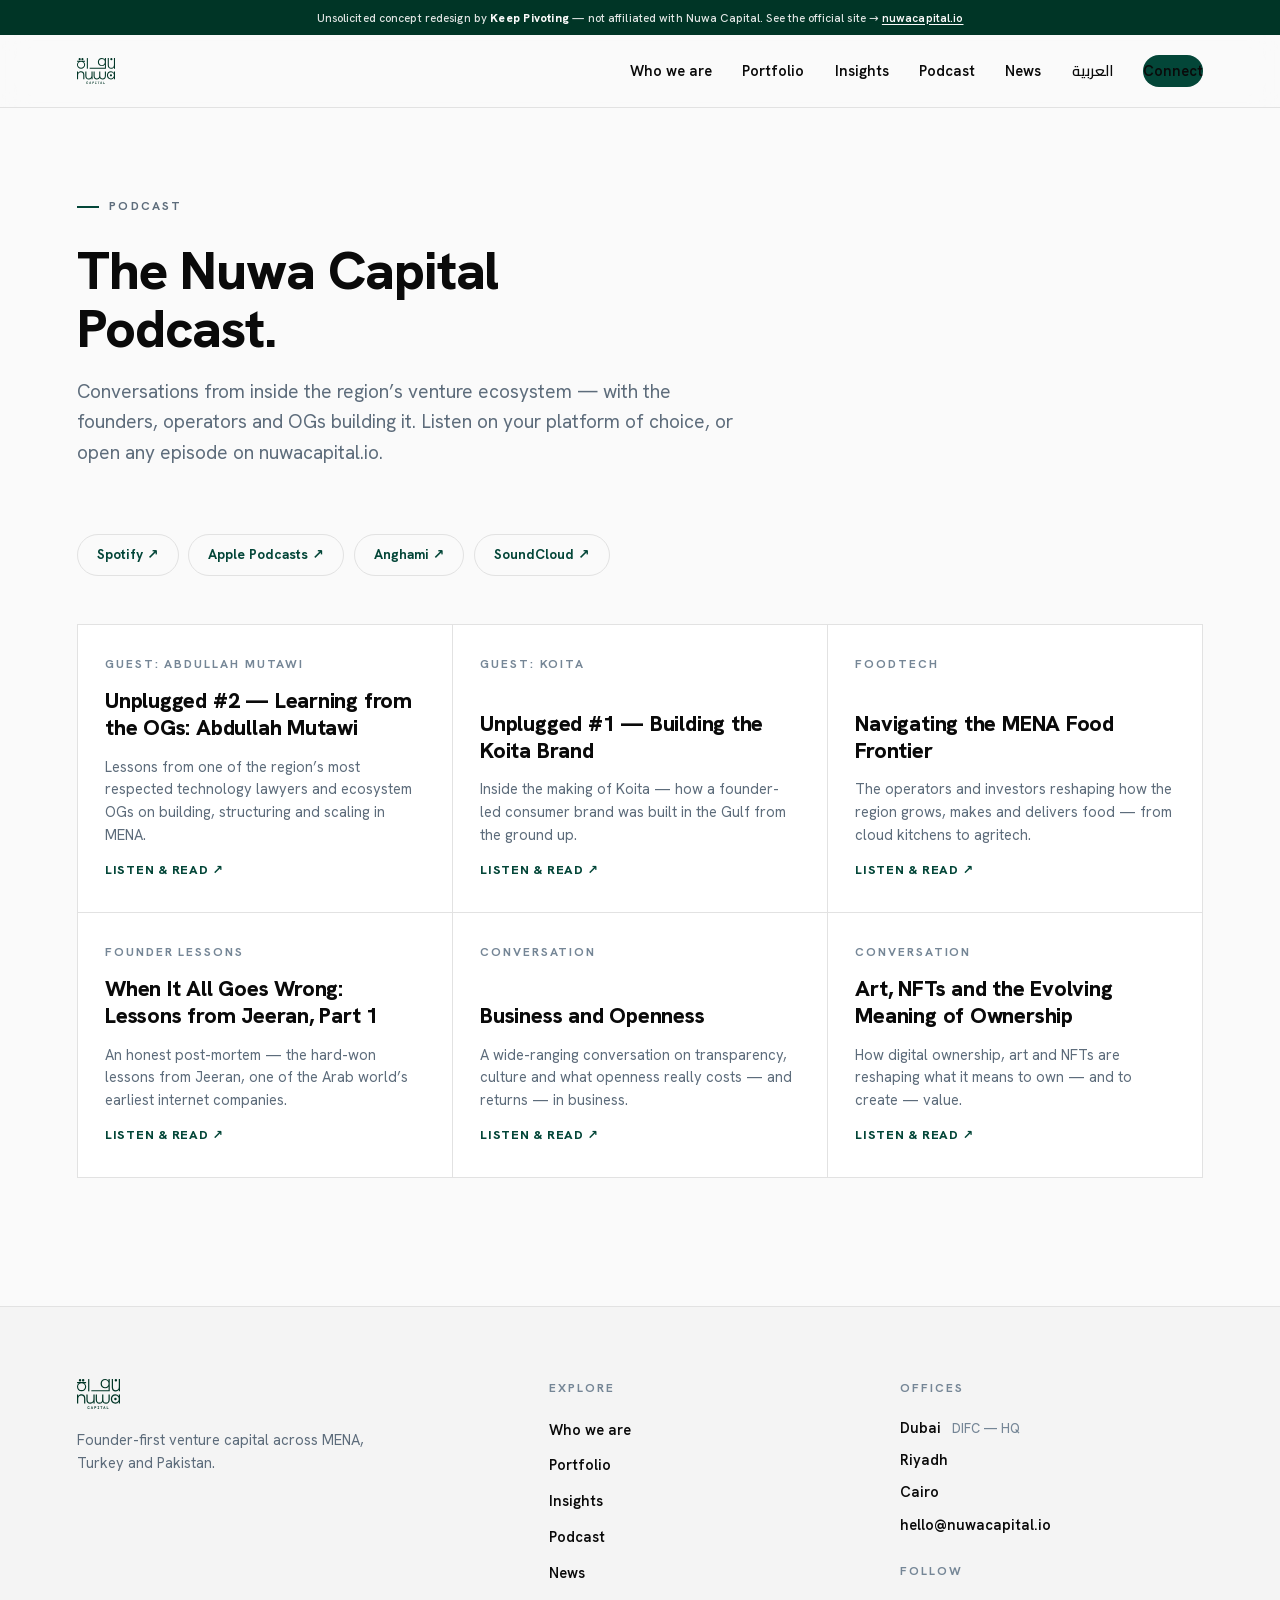
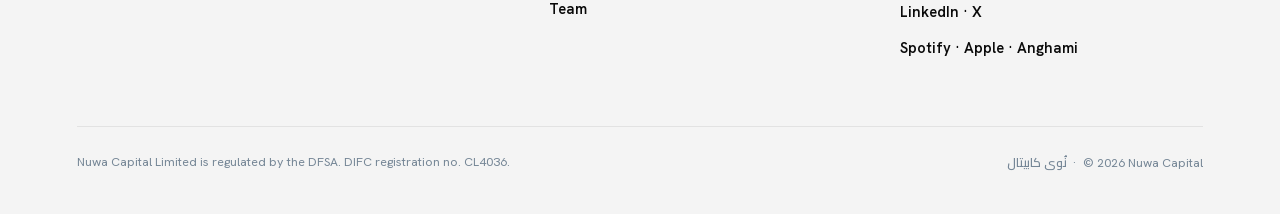
<file: podcast.html>
<!DOCTYPE html>
<html lang="en">
<head>
<meta charset="UTF-8">
<meta name="viewport" content="width=device-width, initial-scale=1.0">
<meta name="robots" content="noindex, nofollow, noarchive">
<title>Podcast — The Nuwa Capital Podcast | MENA venture conversations</title>
<meta name="description" content="The Nuwa Capital Podcast — conversations from inside the region&rsquo;s venture ecosystem. Episodes on Abdullah Mutawi, building Koita, the MENA food frontier, lessons from Jeeran and more.">
<link rel="canonical" href="https://angaramoksh-a11y.github.io/nuwa-capital/podcast.html">
<meta property="og:title" content="Podcast — The Nuwa Capital Podcast | MENA venture conversations">
<meta property="og:description" content="The Nuwa Capital Podcast — conversations from inside the region&rsquo;s venture ecosystem. Episodes on Abdullah Mutawi, building Koita, the MENA food frontier, lessons from Jeeran and more.">
<meta property="og:type" content="website">
<meta name="twitter:card" content="summary_large_image">
<link rel="icon" href="assets/favicon.svg">
<link rel="stylesheet" href="assets/site.css">
<script>
(function(){
  if(new URLSearchParams(location.search).has('static') || matchMedia('(prefers-reduced-motion:reduce)').matches) return;
  var d = document.documentElement;
  d.classList.add('motion');
  if(d.hasAttribute('data-intro')){
    d.classList.add('intro-play');
    setTimeout(function(){ d.classList.remove('intro-play'); var i=document.getElementById('intro'); if(i&&i.parentNode) i.parentNode.removeChild(i); },3200);
  }
})()
</script>
<script type="application/ld+json">
{"@context":"https://schema.org","@type":"PodcastSeries","name":"The Nuwa Capital Podcast","url":"https://www.nuwacapital.io/podcast","description":"Conversations from inside the MENA venture ecosystem with the founders and operators Nuwa Capital backs."}
</script>
</head>
<body>

<div class="varv-disclaimer" role="note" aria-label="Concept redesign disclaimer">
  Unsolicited concept redesign by <b>Keep Pivoting</b> &mdash; not affiliated with Nuwa Capital. See the official site &rarr; <a href="https://www.nuwacapital.io/" target="_blank" rel="noopener noreferrer nofollow">nuwacapital.io</a>
</div>

<header class="nav">
  <nav class="nav-inner" aria-label="Main">
    <a class="nav-logo" href="index.html" aria-label="Nuwa Capital — home">
      <img src="assets/brand/nuwa-logo.svg" alt="Nuwa Capital" width="132" height="26">
    </a>
    <input type="checkbox" id="navtoggle" aria-hidden="true">
    <label class="nav-burger" for="navtoggle" aria-label="Toggle menu"><span></span><span></span><span></span></label>
    <div class="nav-links">
      <a href="who-we-are.html">Who we are</a>
      <a href="portfolio.html">Portfolio</a>
      <a href="insights.html">Insights</a>
      <a href="podcast.html" aria-current="page">Podcast</a>
      <a href="news.html">News</a>
      <a href="arabic.html" class="nav-ar" lang="ar" dir="rtl">العربية</a>
      <a class="nav-cta" href="contact.html">Connect</a>
    </div>
  </nav>
</header>

<main id="top">
  <section class="page-head wrap" aria-label="Podcast">
    <p class="kicker">Podcast</p>
    <h1>The Nuwa Capital Podcast.</h1>
    <p class="lead">Conversations from inside the region&rsquo;s venture ecosystem &mdash; with the founders, operators and OGs building it. Listen on your platform of choice, or open any episode on nuwacapital.io.</p>
  </section>
  <section class="wrap" style="padding-top:clamp(24px,3vw,40px)" aria-label="Listen">
    <div class="pod-links" style="display:flex;flex-wrap:wrap;gap:.6rem">
      <a href="https://open.spotify.com/" target="_blank" rel="noopener" style="border:1px solid var(--line);border-radius:999px;padding:.55rem 1.2rem;font-size:.85rem;font-weight:700;color:var(--green)">Spotify &nearr;</a>
      <a href="https://podcasts.apple.com/" target="_blank" rel="noopener" style="border:1px solid var(--line);border-radius:999px;padding:.55rem 1.2rem;font-size:.85rem;font-weight:700;color:var(--green)">Apple Podcasts &nearr;</a>
      <a href="https://play.anghami.com/" target="_blank" rel="noopener" style="border:1px solid var(--line);border-radius:999px;padding:.55rem 1.2rem;font-size:.85rem;font-weight:700;color:var(--green)">Anghami &nearr;</a>
      <a href="https://soundcloud.com/" target="_blank" rel="noopener" style="border:1px solid var(--line);border-radius:999px;padding:.55rem 1.2rem;font-size:.85rem;font-weight:700;color:var(--green)">SoundCloud &nearr;</a>
    </div>
    <div class="cardgrid">
        <a class="ecard reveal" href="https://www.nuwacapital.io/insights/unplugged-2-learning-from-the-ogs-abdullah-mutawi" target="_blank" rel="noopener">
          <p class="etag">Guest: Abdullah Mutawi</p>
          <h3>Unplugged #2 — Learning from the OGs: Abdullah Mutawi</h3>
          <p>Lessons from one of the region&rsquo;s most respected technology lawyers and ecosystem OGs on building, structuring and scaling in MENA.</p>
          <span class="more">Listen &amp; read &nearr;</span>
        </a>
        <a class="ecard reveal" href="https://www.nuwacapital.io/insights/unplugged-1-building-the-koita-brand" target="_blank" rel="noopener">
          <p class="etag">Guest: Koita</p>
          <h3>Unplugged #1 — Building the Koita Brand</h3>
          <p>Inside the making of Koita — how a founder-led consumer brand was built in the Gulf from the ground up.</p>
          <span class="more">Listen &amp; read &nearr;</span>
        </a>
        <a class="ecard reveal" href="https://www.nuwacapital.io/insights/navigating-the-mena-food-frontier" target="_blank" rel="noopener">
          <p class="etag">Foodtech</p>
          <h3>Navigating the MENA Food Frontier</h3>
          <p>The operators and investors reshaping how the region grows, makes and delivers food — from cloud kitchens to agritech.</p>
          <span class="more">Listen &amp; read &nearr;</span>
        </a>
        <a class="ecard reveal" href="https://www.nuwacapital.io/insights/when-it-all-goes-wrong-lessons-from-jeeran-part-1" target="_blank" rel="noopener">
          <p class="etag">Founder lessons</p>
          <h3>When It All Goes Wrong: Lessons from Jeeran, Part 1</h3>
          <p>An honest post-mortem — the hard-won lessons from Jeeran, one of the Arab world&rsquo;s earliest internet companies.</p>
          <span class="more">Listen &amp; read &nearr;</span>
        </a>
        <a class="ecard reveal" href="https://www.nuwacapital.io/insights/business-and-openness" target="_blank" rel="noopener">
          <p class="etag">Conversation</p>
          <h3>Business and Openness</h3>
          <p>A wide-ranging conversation on transparency, culture and what openness really costs — and returns — in business.</p>
          <span class="more">Listen &amp; read &nearr;</span>
        </a>
        <a class="ecard reveal" href="https://www.nuwacapital.io/insights/art-nfts-and-the-evolving-meaning-of-ownership" target="_blank" rel="noopener">
          <p class="etag">Conversation</p>
          <h3>Art, NFTs and the Evolving Meaning of Ownership</h3>
          <p>How digital ownership, art and NFTs are reshaping what it means to own — and to create — value.</p>
          <span class="more">Listen &amp; read &nearr;</span>
        </a>
    </div>
  </section>
</main>

<footer>
  <div class="wrap">
    <div class="foot-top">
      <div>
        <a class="foot-logo" href="index.html" aria-label="Nuwa Capital — home">
          <img src="assets/brand/nuwa-logo.svg" alt="Nuwa Capital" width="152" height="30">
        </a>
        <p class="foot-tag">Founder-first venture capital across MENA, Turkey and Pakistan.</p>
      </div>
      <div class="foot-col">
        <p class="foot-h">Explore</p>
        <ul>
          <li><a href="who-we-are.html">Who we are</a></li>
          <li><a href="portfolio.html">Portfolio</a></li>
          <li><a href="insights.html">Insights</a></li>
          <li><a href="podcast.html">Podcast</a></li>
          <li><a href="news.html">News</a></li>
          <li><a href="team.html">Team</a></li>
        </ul>
      </div>
      <div class="foot-col">
        <p class="foot-h">Offices</p>
        <ul class="foot-offices">
          <li>Dubai <span>DIFC — HQ</span></li>
          <li>Riyadh</li>
          <li>Cairo</li>
          <li><a href="contact.html">hello@nuwacapital.io</a></li>
        </ul>
        <p class="foot-h" style="margin-top:1.6rem">Follow</p>
        <ul>
          <li><a href="https://www.linkedin.com/company/nuwacapital" target="_blank" rel="noopener">LinkedIn</a> · <a href="https://x.com/nuwacapital" target="_blank" rel="noopener">X</a></li>
          <li><a href="https://open.spotify.com/" target="_blank" rel="noopener">Spotify</a> · <a href="https://podcasts.apple.com/" target="_blank" rel="noopener">Apple</a> · <a href="https://play.anghami.com/" target="_blank" rel="noopener">Anghami</a></li>
        </ul>
      </div>
    </div>
    <div class="foot-bottom">
      <p>Nuwa Capital Limited is regulated by the DFSA. DIFC registration no. CL4036.</p>
      <p><span class="ar" lang="ar" dir="rtl">نُوى كابيتال</span> &nbsp;·&nbsp; &copy; 2026 Nuwa Capital</p>
    </div>
  </div>
</footer>

<!-- ===== Keep Pivoting ask-your-AI popup ===== -->
<div id="varv-popup" role="dialog" aria-label="A note from Keep Pivoting" aria-live="polite">
  <button type="button" class="vp-close" aria-label="Dismiss">&times;</button>
  <div class="vp-inner">
    <p class="vp-tag">Don&rsquo;t take our word for it &mdash; ask your AI which site wins you business.</p>
    <div class="vp-ai">
      <a id="vp-chatgpt" href="#" target="_blank" rel="noopener"><span class="vp-dot" style="background:#10a37f"></span> Ask ChatGPT</a>
      <a id="vp-claude" href="#" target="_blank" rel="noopener"><span class="vp-dot" style="background:#d97757"></span> Ask Claude</a>
      <a id="vp-perplexity" href="#" target="_blank" rel="noopener"><span class="vp-dot" style="background:#20b8cd"></span> Ask Perplexity</a>
    </div>
    <a class="vp-book" href="https://cal.com/keep-pivoting/30min" target="_blank" rel="noopener">Book a call &rarr;</a>
  </div>
</div>
<script src="assets/site.js"></script>

</body>
</html>
</file>
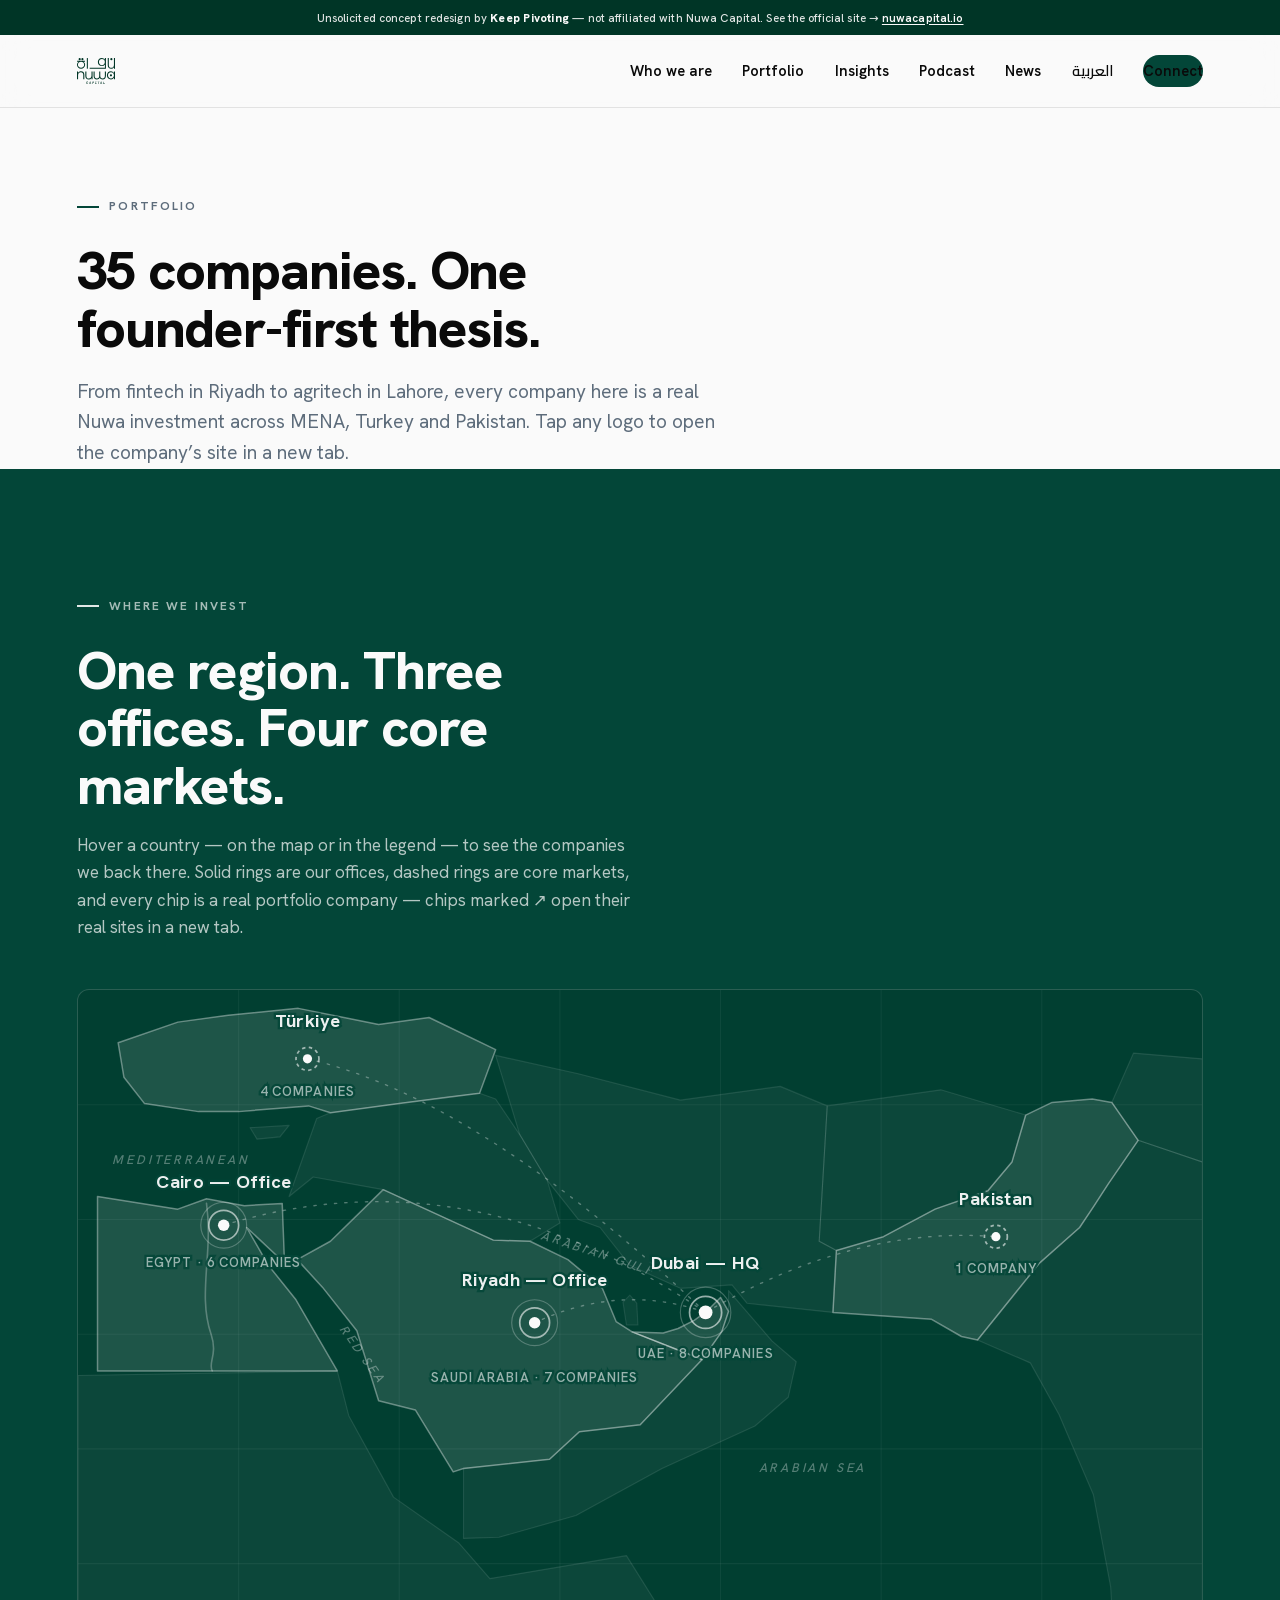
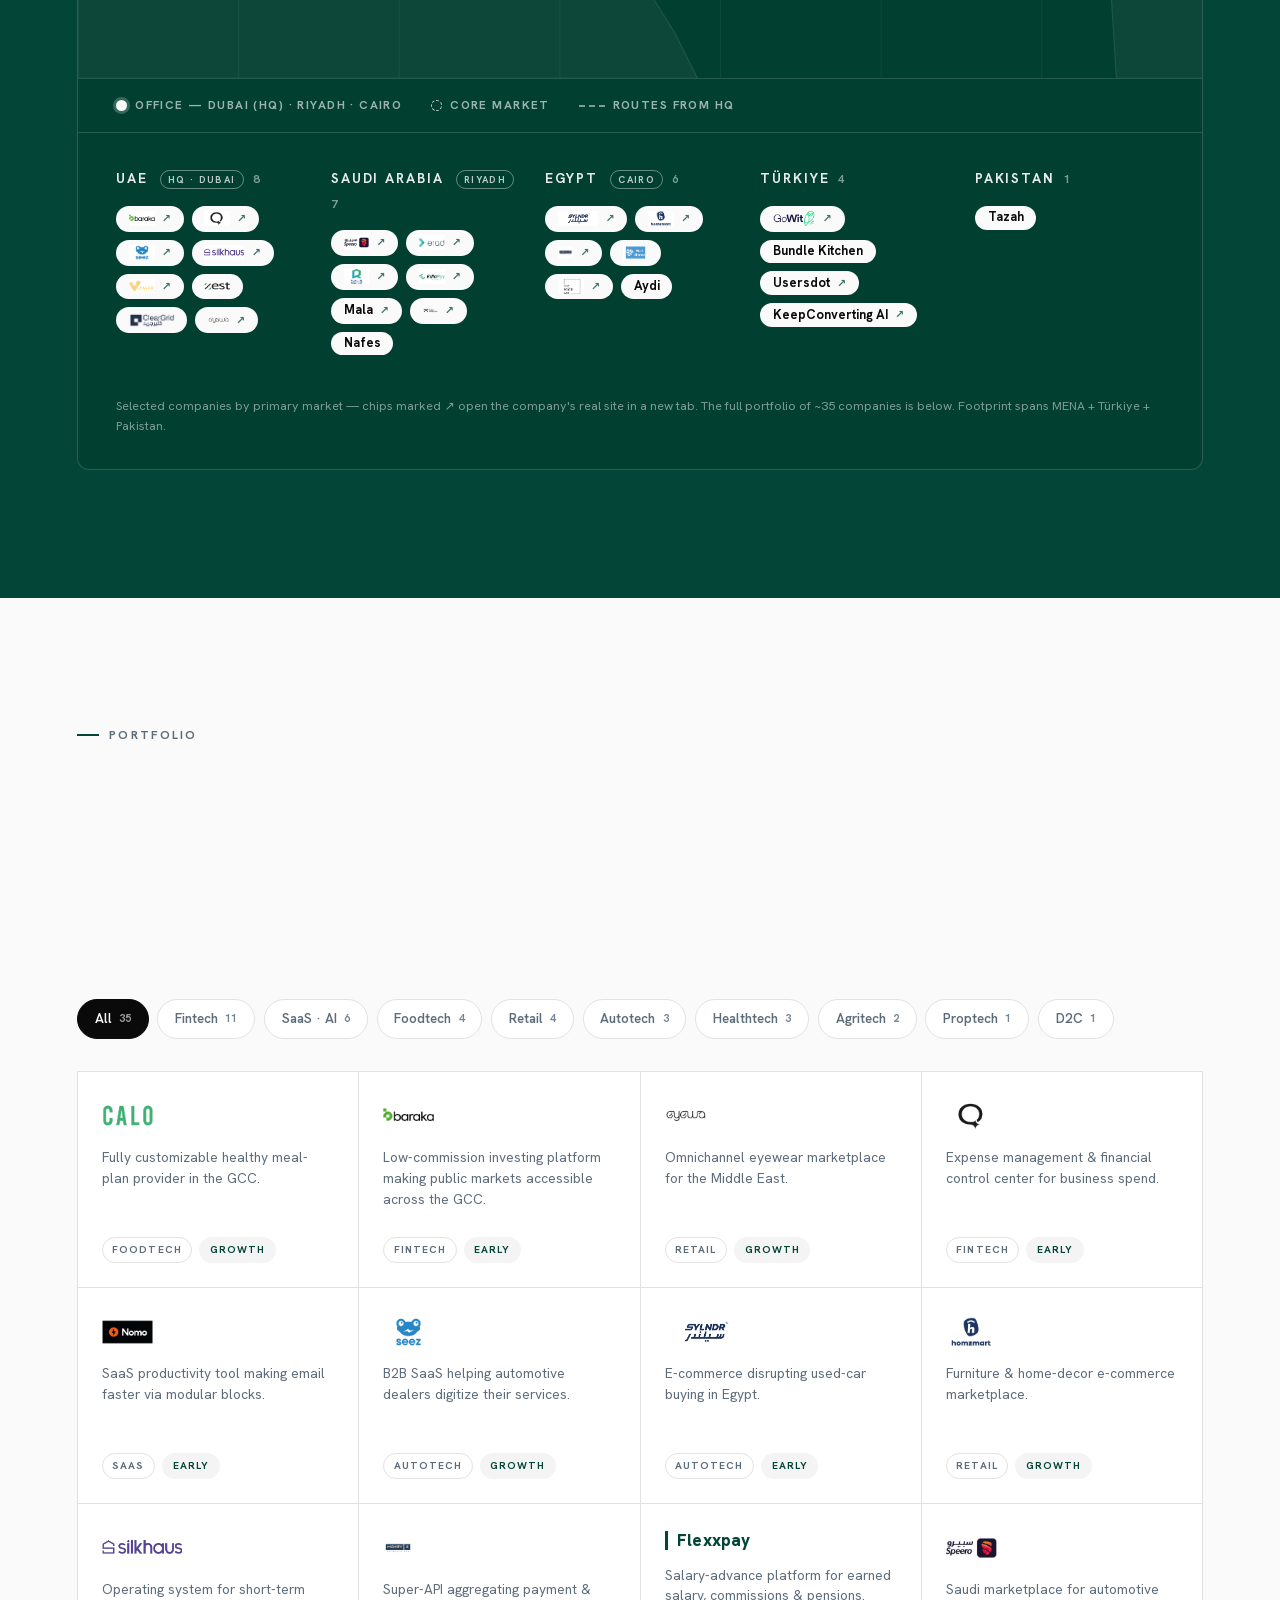
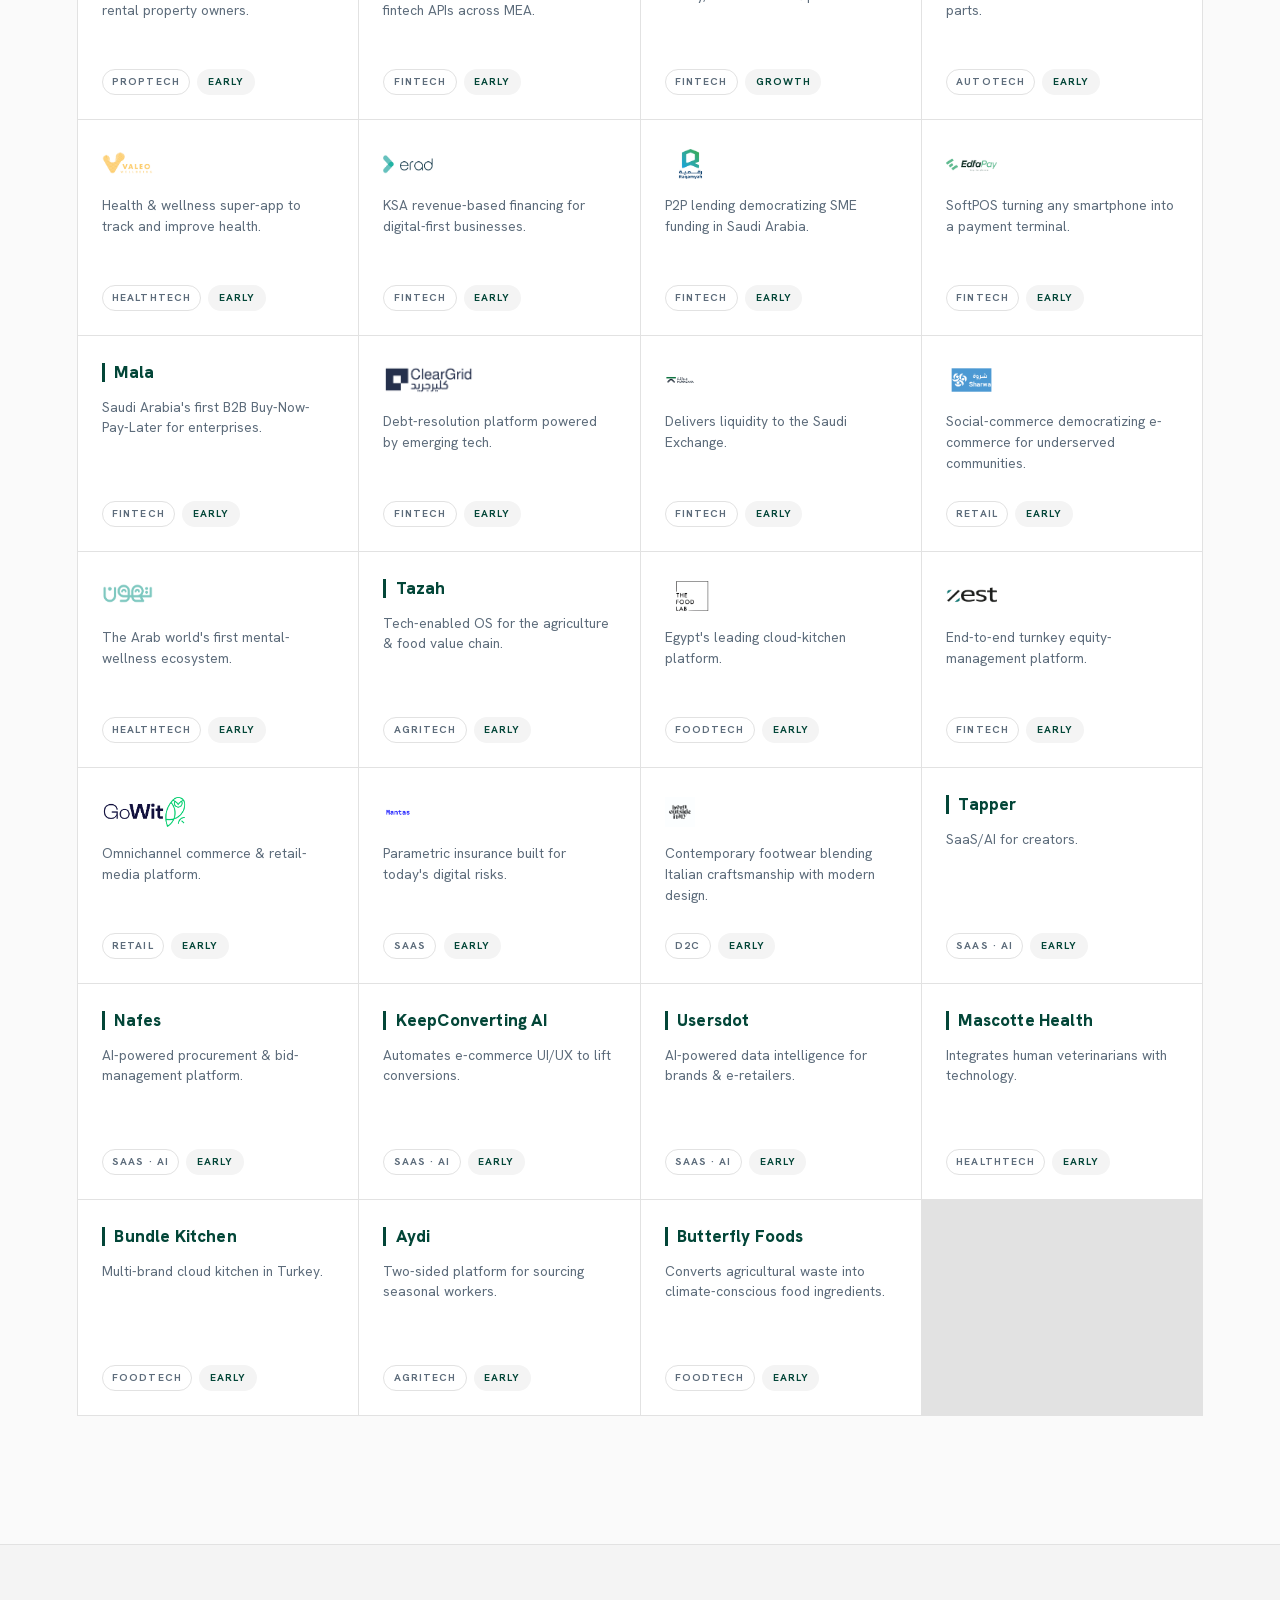
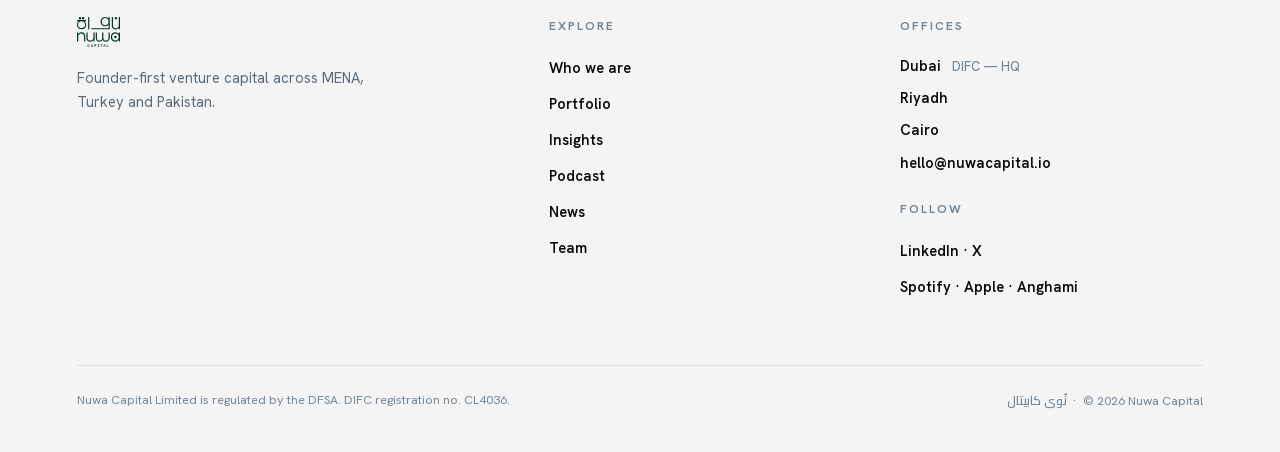
<file: portfolio.html>
<!DOCTYPE html>
<html lang="en">
<head>
<meta charset="UTF-8">
<meta name="viewport" content="width=device-width, initial-scale=1.0">
<meta name="robots" content="noindex, nofollow, noarchive">
<title>Portfolio — Nuwa Capital | ~35 companies across MENA, Turkey & Pakistan</title>
<meta name="description" content="Explore Nuwa Capital&rsquo;s ~35 portfolio companies — Calo, Baraka, Eyewa, Qashio and more — mapped across UAE, Saudi Arabia, Egypt, Türkiye and Pakistan. Every company links to its real site.">
<link rel="canonical" href="https://angaramoksh-a11y.github.io/nuwa-capital/portfolio.html">
<meta property="og:title" content="Portfolio — Nuwa Capital | ~35 companies across MENA, Turkey & Pakistan">
<meta property="og:description" content="Explore Nuwa Capital&rsquo;s ~35 portfolio companies — Calo, Baraka, Eyewa, Qashio and more — mapped across UAE, Saudi Arabia, Egypt, Türkiye and Pakistan. Every company links to its real site.">
<meta property="og:type" content="website">
<meta name="twitter:card" content="summary_large_image">
<link rel="icon" href="assets/favicon.svg">
<link rel="stylesheet" href="assets/site.css">
<script>
(function(){
  if(new URLSearchParams(location.search).has('static') || matchMedia('(prefers-reduced-motion:reduce)').matches) return;
  var d = document.documentElement;
  d.classList.add('motion');
  if(d.hasAttribute('data-intro')){
    d.classList.add('intro-play');
    setTimeout(function(){ d.classList.remove('intro-play'); var i=document.getElementById('intro'); if(i&&i.parentNode) i.parentNode.removeChild(i); },3200);
  }
})()
</script>
<script type="application/ld+json">
{
  "@context":"https://schema.org","@type":"CollectionPage",
  "name":"Nuwa Capital Portfolio",
  "description":"Roughly 35 portfolio companies backed by Nuwa Capital across MENA, Turkey and Pakistan, including Calo, Baraka, Eyewa and Qashio."
}
</script>
</head>
<body>

<div class="varv-disclaimer" role="note" aria-label="Concept redesign disclaimer">
  Unsolicited concept redesign by <b>Keep Pivoting</b> &mdash; not affiliated with Nuwa Capital. See the official site &rarr; <a href="https://www.nuwacapital.io/" target="_blank" rel="noopener noreferrer nofollow">nuwacapital.io</a>
</div>

<header class="nav">
  <nav class="nav-inner" aria-label="Main">
    <a class="nav-logo" href="index.html" aria-label="Nuwa Capital — home">
      <img src="assets/brand/nuwa-logo.svg" alt="Nuwa Capital" width="132" height="26">
    </a>
    <input type="checkbox" id="navtoggle" aria-hidden="true">
    <label class="nav-burger" for="navtoggle" aria-label="Toggle menu"><span></span><span></span><span></span></label>
    <div class="nav-links">
      <a href="who-we-are.html">Who we are</a>
      <a href="portfolio.html" aria-current="page">Portfolio</a>
      <a href="insights.html">Insights</a>
      <a href="podcast.html">Podcast</a>
      <a href="news.html">News</a>
      <a href="arabic.html" class="nav-ar" lang="ar" dir="rtl">العربية</a>
      <a class="nav-cta" href="contact.html">Connect</a>
    </div>
  </nav>
</header>

<main id="top">
  <section class="page-head wrap" aria-label="Portfolio">
    <p class="kicker">Portfolio</p>
    <h1>35 companies. One founder-first thesis.</h1>
    <p class="lead">From fintech in Riyadh to agritech in Lahore, every company here is a real Nuwa investment across MENA, Turkey and Pakistan. Tap any logo to open the company&rsquo;s site in a new tab.</p>
  </section>

<!-- ============ SIGNATURE: NUWA MENA MAP ============ -->
  <section class="mapsec" id="mapsec" aria-label="Where we invest">
    <div class="wrap">
      <p class="kicker">Where we invest</p>
      <h2 class="reveal">One region. Three offices. Four core markets.</h2>
      <p class="sec-intro reveal">Hover a country — on the map or in the legend — to see the companies we back there. Solid rings are our offices, dashed rings are core markets, and every chip is a real portfolio company &mdash; chips marked &#8599; open their real sites in a new tab.</p>

      <div class="map-frame reveal">
        <div class="map-svg-holder">
          <svg viewBox="0 0 980 600" role="img" aria-label="Geographic map of Nuwa Capital's footprint — offices in Dubai, Riyadh and Cairo; core markets United Arab Emirates, Saudi Arabia, Egypt, Türkiye and Pakistan; routes from the Dubai headquarters">
            <!-- graticule -->
            <g class="grat">
              <path d="M0,100 H980"/><path d="M0,200 H980"/><path d="M0,300 H980"/><path d="M0,400 H980"/><path d="M0,500 H980"/>
              <path d="M140,0 V600"/><path d="M280,0 V600"/><path d="M420,0 V600"/><path d="M560,0 V600"/><path d="M700,0 V600"/><path d="M840,0 V600"/>
            </g>

            <!-- context land (equirectangular, lon 24–80E / lat 5–43N) -->
            <g class="land" aria-hidden="true">
              <!-- Iran -->
              <path d="M364,57 L436,73 L525,96 L612,84 L653,101 L646,219 L661,227 L658,281 L583,273 L570,257 L525,260 L481,240 L455,207 L436,200 L409,166 L385,126 Z"/>
              <!-- Levant · Jordan · Iraq · Kuwait -->
              <path d="M220,107 L322,93 L350,90 L364,95 L385,126 L409,166 L420,203 L394,219 L362,218 L266,174 L205,163 L184,180 L208,112 Z"/>
              <!-- Afghanistan -->
              <path d="M653,101 L752,87 L826,109 L814,150 L793,175 L747,191 L702,215 L661,227 L646,219 Z"/>
              <!-- Oman · Yemen -->
              <path d="M567,262 L605,306 L626,324 L619,355 L590,380 L509,417 L434,458 L367,477 L336,478 L336,417 L411,409 L437,385 L490,379 L544,322 L561,298 L567,280 Z"/>
              <!-- North-east Africa -->
              <path d="M0,336 L226,332 L236,371 L275,442 L332,482 L359,513 L478,493 L520,560 L540,600 L0,600 Z"/>
              <!-- India -->
              <path d="M784,305 L830,325 L855,370 L885,440 L900,520 L905,600 L980,600 L980,150 L924,131 L898,169 L885,189 L873,207 L838,238 Z"/>
              <!-- Karakoram -->
              <path d="M901,98 L924,131 L980,150 L980,60 L920,55 Z"/>
              <!-- Qatar -->
              <path d="M478,292 L475,272 L481,266 L487,273 L488,292 Z"/>
              <!-- Cyprus -->
              <path d="M150,120 L184,118 L176,128 L156,130 Z"/>
            </g>

            <!-- the five core-market countries (interactive) -->
            <path class="cshape" data-market="turkey" tabindex="0" role="button" aria-label="Türkiye — core market — highlight portfolio companies"
              d="M35,46 L87,28 L131,22 L192,16 L262,30 L306,24 L364,52 L350,90 L280,99 L220,107 L201,101 L140,106 L105,106 L58,99 L40,76 Z"/>
            <path class="cshape" data-market="egypt" tabindex="0" role="button" aria-label="Egypt — core market, Cairo office — highlight portfolio companies"
              d="M17,180 L87,191 L112,182 L145,188 L178,186 L180,238 L147,207 L166,240 L190,270 L226,332 L17,332 Z"/>
            <path class="cshape" data-market="ksa" tabindex="0" role="button" aria-label="Saudi Arabia — core market, Riyadh office — highlight portfolio companies"
              d="M191,235 L220,219 L266,174 L362,218 L394,219 L427,235 L457,260 L469,289 L483,298 L544,322 L490,379 L437,385 L411,409 L336,417 L327,420 L294,366 L262,358 L243,297 L213,259 Z"/>
            <path class="cshape" data-market="uae" tabindex="0" role="button" aria-label="United Arab Emirates — core market, Dubai headquarters — highlight portfolio companies"
              d="M483,298 L510,299 L523,295 L537,288 L548,280 L560,268 L567,280 L561,298 L544,322 Z"/>
            <path class="cshape" data-market="pakistan" tabindex="0" role="button" aria-label="Pakistan — core market — highlight portfolio companies"
              d="M658,281 L744,287 L770,302 L784,305 L838,238 L873,207 L885,189 L898,169 L924,131 L901,98 L884,95 L849,98 L826,109 L814,150 L793,175 L747,191 L702,215 L661,227 Z"/>

            <!-- the Nile -->
            <path class="nile" aria-hidden="true" d="M112,186 C118,230 104,265 116,300 C122,318 113,325 117,332"/>

            <!-- seas -->
            <g aria-hidden="true">
              <text class="sea-label" x="30" y="152">Mediterranean</text>
              <text class="sea-label" x="245" y="320" text-anchor="middle" transform="rotate(55 245 320)">Red Sea</text>
              <text class="sea-label" x="452" y="233" text-anchor="middle" transform="rotate(18 452 233)">Arabian Gulf</text>
              <text class="sea-label" x="640" y="420" text-anchor="middle">Arabian Sea</text>
            </g>

            <!-- routes from Dubai (HQ) -->
            <path class="arc" d="M547,281 Q473,255 398,290"/>
            <path class="arc" d="M547,281 Q340,140 127,205"/>
            <path class="arc" d="M547,281 Q350,95 200,60"/>
            <path class="arc" d="M547,281 Q677,205 800,215"/>

            <!-- Türkiye (market) -->
            <g class="mnode market" data-market="turkey" tabindex="0" role="button" aria-label="Türkiye — 4 portfolio companies">
              <circle class="ring" cx="200" cy="60" r="10"/>
              <circle class="dot" cx="200" cy="60" r="4"/>
              <text class="tag" x="200" y="32" text-anchor="middle">Türkiye</text>
              <text class="cnt" x="200" y="92" text-anchor="middle">4 companies</text>
            </g>
            <!-- Cairo / Egypt (office) -->
            <g class="mnode office" data-market="egypt" tabindex="0" role="button" aria-label="Egypt — Cairo office — 6 portfolio companies">
              <circle class="ring2" cx="127" cy="205" r="20"/>
              <circle class="ring" cx="127" cy="205" r="13"/>
              <circle class="dot" cx="127" cy="205" r="5"/>
              <text class="tag" x="127" y="173" text-anchor="middle">Cairo — Office</text>
              <text class="cnt" x="127" y="241" text-anchor="middle">Egypt · 6 companies</text>
            </g>
            <!-- Riyadh / KSA (office) -->
            <g class="mnode office" data-market="ksa" tabindex="0" role="button" aria-label="Saudi Arabia — Riyadh office — 7 portfolio companies">
              <circle class="ring2" cx="398" cy="290" r="20"/>
              <circle class="ring" cx="398" cy="290" r="13"/>
              <circle class="dot" cx="398" cy="290" r="5"/>
              <text class="tag" x="398" y="258" text-anchor="middle">Riyadh — Office</text>
              <text class="cnt" x="398" y="342" text-anchor="middle">Saudi Arabia · 7 companies</text>
            </g>
            <!-- Dubai / UAE (HQ) -->
            <g class="mnode office" data-market="uae" tabindex="0" role="button" aria-label="United Arab Emirates — Dubai headquarters — 8 portfolio companies">
              <circle class="ring2" cx="547" cy="281" r="22"/>
              <circle class="ring" cx="547" cy="281" r="14"/>
              <circle class="dot" cx="547" cy="281" r="6"/>
              <text class="tag" x="547" y="243" text-anchor="middle">Dubai — HQ</text>
              <text class="cnt" x="547" y="321" text-anchor="middle">UAE · 8 companies</text>
            </g>
            <!-- Pakistan (market) -->
            <g class="mnode market" data-market="pakistan" tabindex="0" role="button" aria-label="Pakistan — 1 portfolio company">
              <circle class="ring" cx="800" cy="215" r="10"/>
              <circle class="dot" cx="800" cy="215" r="4"/>
              <text class="tag" x="800" y="187" text-anchor="middle">Pakistan</text>
              <text class="cnt" x="800" y="247" text-anchor="middle">1 company</text>
            </g>
          </svg>
        </div>

        <div class="map-key" aria-hidden="true">
          <span class="k k-office"><i></i>Office — Dubai (HQ) · Riyadh · Cairo</span>
          <span class="k k-market"><i></i>Core market</span>
          <span class="k k-route"><i></i>Routes from HQ</span>
        </div>

        <div class="map-legend">
          <div class="m-col" data-market="uae" tabindex="0">
            <h3>UAE <span class="office-tag">HQ · Dubai</span> <span class="mc">8</span></h3>
            <div class="m-chips">
              <a class="chip" href="https://getbaraka.com/" target="_blank" rel="noopener" aria-label="Baraka — visit site (opens in a new tab)" data-tip="Low-commission investing platform making public markets accessible across the GCC"><img src="assets/logos/baraka.png" alt="Baraka logo"><span class="go" aria-hidden="true">&#8599;</span></a>
              <a class="chip" href="https://qashio.com/" target="_blank" rel="noopener" aria-label="Qashio — visit site (opens in a new tab)" data-tip="Expense management &amp; financial control center for business spend"><img src="assets/logos/qashio.png" alt="Qashio logo"><span class="go" aria-hidden="true">&#8599;</span></a>
              <a class="chip" href="https://seez.co/" target="_blank" rel="noopener" aria-label="Seez — visit site (opens in a new tab)" data-tip="B2B SaaS helping automotive dealers digitize their services"><img src="assets/logos/seez.png" alt="Seez logo"><span class="go" aria-hidden="true">&#8599;</span></a>
              <a class="chip" href="https://silkhaus.co/" target="_blank" rel="noopener" aria-label="Silkhaus — visit site (opens in a new tab)" data-tip="Operating system for short-term rental property owners"><img src="assets/logos/silkhaus.png" alt="Silkhaus logo"><span class="go" aria-hidden="true">&#8599;</span></a>
              <a class="chip" href="https://feelvaleo.com/" target="_blank" rel="noopener" aria-label="Valeo — visit site (opens in a new tab)" data-tip="Health &amp; wellness super-app to track and improve health"><img src="assets/logos/valeo.png" alt="Valeo logo"><span class="go" aria-hidden="true">&#8599;</span></a>
              <span class="chip" tabindex="0" data-tip="End-to-end turnkey equity-management platform"><img src="assets/logos/zest.png" alt="Zest Equity logo"></span>
              <span class="chip" tabindex="0" data-tip="Debt-resolution platform powered by emerging tech"><img src="assets/logos/cleargrid.png" alt="ClearGrid logo"></span>
              <a class="chip" href="https://eyewa.com/" target="_blank" rel="noopener" aria-label="Eyewa — visit site (opens in a new tab)" data-tip="Omnichannel eyewear marketplace for the Middle East"><img src="assets/logos/eyewa.png" alt="Eyewa logo"><span class="go" aria-hidden="true">&#8599;</span></a>
            </div>
          </div>
          <div class="m-col" data-market="ksa" tabindex="0">
            <h3>Saudi Arabia <span class="office-tag">Riyadh</span> <span class="mc">7</span></h3>
            <div class="m-chips">
              <a class="chip" href="https://speero.net/" target="_blank" rel="noopener" aria-label="Speero — visit site (opens in a new tab)" data-tip="Saudi marketplace for automotive parts"><img src="assets/logos/speero.png" alt="Speero logo"><span class="go" aria-hidden="true">&#8599;</span></a>
              <a class="chip" href="https://erad.co/" target="_blank" rel="noopener" aria-label="Erad — visit site (opens in a new tab)" data-tip="KSA revenue-based financing for digital-first businesses"><img src="assets/logos/erad.png" alt="Erad logo"><span class="go" aria-hidden="true">&#8599;</span></a>
              <a class="chip" href="https://raqamyah.com/" target="_blank" rel="noopener" aria-label="Raqamyah — visit site (opens in a new tab)" data-tip="P2P lending democratizing SME funding in Saudi Arabia"><img src="assets/logos/raqamyah.png" alt="Raqamyah logo"><span class="go" aria-hidden="true">&#8599;</span></a>
              <a class="chip" href="https://edfapay.com/" target="_blank" rel="noopener" aria-label="Edfa Pay — visit site (opens in a new tab)" data-tip="SoftPOS turning any smartphone into a payment terminal"><img src="assets/logos/edfapay.png" alt="Edfa Pay logo"><span class="go" aria-hidden="true">&#8599;</span></a>
              <a class="chip" href="https://trymala.com/" target="_blank" rel="noopener" aria-label="Mala — visit site (opens in a new tab)" data-tip="Saudi Arabia's first B2B Buy-Now-Pay-Later for enterprises">Mala<span class="go" aria-hidden="true">&#8599;</span></a>
              <a class="chip" href="https://muwazana.com/" target="_blank" rel="noopener" aria-label="Muwazana — visit site (opens in a new tab)" data-tip="Delivers liquidity to the Saudi Exchange"><img src="assets/logos/muwazana.png" alt="Muwazana logo"><span class="go" aria-hidden="true">&#8599;</span></a>
              <span class="chip" tabindex="0" data-tip="AI-powered procurement &amp; bid-management platform">Nafes</span>
            </div>
          </div>
          <div class="m-col" data-market="egypt" tabindex="0">
            <h3>Egypt <span class="office-tag">Cairo</span> <span class="mc">6</span></h3>
            <div class="m-chips">
              <a class="chip" href="https://sylndr.com/" target="_blank" rel="noopener" aria-label="Sylndr — visit site (opens in a new tab)" data-tip="E-commerce disrupting used-car buying in Egypt"><img src="assets/logos/sylndr.png" alt="Sylndr logo"><span class="go" aria-hidden="true">&#8599;</span></a>
              <a class="chip" href="https://homzmart.com/" target="_blank" rel="noopener" aria-label="Homzmart — visit site (opens in a new tab)" data-tip="Furniture &amp; home-decor e-commerce marketplace"><img src="assets/logos/homzmart.png" alt="Homzmart logo"><span class="go" aria-hidden="true">&#8599;</span></a>
              <a class="chip" href="https://moneyhash.io/" target="_blank" rel="noopener" aria-label="MoneyHash — visit site (opens in a new tab)" data-tip="Super-API aggregating payment &amp; fintech APIs across MEA"><img src="assets/logos/moneyhash.png" alt="MoneyHash logo"><span class="go" aria-hidden="true">&#8599;</span></a>
              <span class="chip" tabindex="0" data-tip="Social-commerce democratizing e-commerce for underserved communities"><img src="assets/logos/sharwa.png" alt="Sharwa logo"></span>
              <a class="chip" href="https://thefoodlab.com/" target="_blank" rel="noopener" aria-label="The Food Lab — visit site (opens in a new tab)" data-tip="Egypt's leading cloud-kitchen platform"><img src="assets/logos/thefoodlab.png" alt="The Food Lab logo"><span class="go" aria-hidden="true">&#8599;</span></a>
              <span class="chip" tabindex="0" data-tip="Two-sided platform for sourcing seasonal workers">Aydi</span>
            </div>
          </div>
          <div class="m-col" data-market="turkey" tabindex="0">
            <h3>Türkiye <span class="mc">4</span></h3>
            <div class="m-chips">
              <a class="chip" href="https://gowit.com/" target="_blank" rel="noopener" aria-label="GoWit — visit site (opens in a new tab)" data-tip="Omnichannel commerce &amp; retail-media platform"><img src="assets/logos/gowit.png" alt="GoWit logo"><span class="go" aria-hidden="true">&#8599;</span></a>
              <span class="chip" tabindex="0" data-tip="Multi-brand cloud kitchen in Turkey">Bundle Kitchen</span>
              <a class="chip" href="https://usersdot.com/" target="_blank" rel="noopener" aria-label="Usersdot — visit site (opens in a new tab)" data-tip="AI-powered data intelligence for brands &amp; e-retailers">Usersdot<span class="go" aria-hidden="true">&#8599;</span></a>
              <a class="chip" href="https://keepconverting.ai/" target="_blank" rel="noopener" aria-label="KeepConverting AI — visit site (opens in a new tab)" data-tip="Automates e-commerce UI/UX to lift conversions">KeepConverting AI<span class="go" aria-hidden="true">&#8599;</span></a>
            </div>
          </div>
          <div class="m-col" data-market="pakistan" tabindex="0">
            <h3>Pakistan <span class="mc">1</span></h3>
            <div class="m-chips">
              <span class="chip" tabindex="0" data-tip="Tech-enabled OS for the agriculture &amp; food value chain">Tazah</span>
            </div>
          </div>
        </div>
        <p class="map-note">Selected companies by primary market — chips marked ↗ open the company's real site in a new tab. The full portfolio of ~35 companies is below. Footprint spans MENA + Türkiye + Pakistan.</p>
      </div>
    </div>
  </section>

<!-- ============ PORTFOLIO ============ -->
  <section id="portfolio" aria-label="Portfolio">
    <div class="wrap">
      <p class="kicker">Portfolio</p>
      <h2 class="reveal">35 companies. One founder-first thesis.</h2>
      <p class="sec-intro reveal">From fintech in Riyadh to agritech in Lahore — every company below is a real Nuwa investment.</p>

      <div class="filters" role="group" aria-label="Filter portfolio by sector">
        <button class="fbtn active" data-f="all">All <span class="c">35</span></button>
        <button class="fbtn" data-f="fintech">Fintech <span class="c">11</span></button>
        <button class="fbtn" data-f="saas">SaaS · AI <span class="c">6</span></button>
        <button class="fbtn" data-f="foodtech">Foodtech <span class="c">4</span></button>
        <button class="fbtn" data-f="retail">Retail <span class="c">4</span></button>
        <button class="fbtn" data-f="autotech">Autotech <span class="c">3</span></button>
        <button class="fbtn" data-f="healthtech">Healthtech <span class="c">3</span></button>
        <button class="fbtn" data-f="agritech">Agritech <span class="c">2</span></button>
        <button class="fbtn" data-f="proptech">Proptech <span class="c">1</span></button>
        <button class="fbtn" data-f="d2c">D2C <span class="c">1</span></button>
      </div>

      <div class="pgrid">
        <a class="pcard" data-sector="foodtech" href="https://calo.app/" target="_blank" rel="noopener">
          <div class="plogo"><img src="assets/logos/calo.png" alt="Calo logo"></div>
          <p class="pdesc">Fully customizable healthy meal-plan provider in the GCC.</p>
          <div class="pmeta"><span class="ptag">Foodtech</span><span class="ptag stage">Growth</span></div>
        </a>
        <a class="pcard" data-sector="fintech" href="https://getbaraka.com/" target="_blank" rel="noopener">
          <div class="plogo"><img src="assets/logos/baraka.png" alt="Baraka logo"></div>
          <p class="pdesc">Low-commission investing platform making public markets accessible across the GCC.</p>
          <div class="pmeta"><span class="ptag">Fintech</span><span class="ptag stage">Early</span></div>
        </a>
        <a class="pcard" data-sector="retail" href="https://eyewa.com/" target="_blank" rel="noopener">
          <div class="plogo"><img src="assets/logos/eyewa.png" alt="Eyewa logo"></div>
          <p class="pdesc">Omnichannel eyewear marketplace for the Middle East.</p>
          <div class="pmeta"><span class="ptag">Retail</span><span class="ptag stage">Growth</span></div>
        </a>
        <a class="pcard" data-sector="fintech" href="https://qashio.com/" target="_blank" rel="noopener">
          <div class="plogo"><img src="assets/logos/qashio.png" alt="Qashio logo"></div>
          <p class="pdesc">Expense management &amp; financial control center for business spend.</p>
          <div class="pmeta"><span class="ptag">Fintech</span><span class="ptag stage">Early</span></div>
        </a>
        <article class="pcard" data-sector="saas">
          <div class="plogo"><img src="assets/logos/nomo.png" alt="Nomo logo"></div>
          <p class="pdesc">SaaS productivity tool making email faster via modular blocks.</p>
          <div class="pmeta"><span class="ptag">SaaS</span><span class="ptag stage">Early</span></div>
        </article>
        <a class="pcard" data-sector="autotech" href="https://seez.co/" target="_blank" rel="noopener">
          <div class="plogo"><img src="assets/logos/seez.png" alt="Seez logo"></div>
          <p class="pdesc">B2B SaaS helping automotive dealers digitize their services.</p>
          <div class="pmeta"><span class="ptag">Autotech</span><span class="ptag stage">Growth</span></div>
        </a>
        <a class="pcard" data-sector="autotech" href="https://sylndr.com/" target="_blank" rel="noopener">
          <div class="plogo"><img src="assets/logos/sylndr.png" alt="Sylndr logo"></div>
          <p class="pdesc">E-commerce disrupting used-car buying in Egypt.</p>
          <div class="pmeta"><span class="ptag">Autotech</span><span class="ptag stage">Early</span></div>
        </a>
        <a class="pcard" data-sector="retail" href="https://homzmart.com/" target="_blank" rel="noopener">
          <div class="plogo"><img src="assets/logos/homzmart.png" alt="Homzmart logo"></div>
          <p class="pdesc">Furniture &amp; home-decor e-commerce marketplace.</p>
          <div class="pmeta"><span class="ptag">Retail</span><span class="ptag stage">Growth</span></div>
        </a>
        <a class="pcard" data-sector="proptech" href="https://silkhaus.co/" target="_blank" rel="noopener">
          <div class="plogo"><img src="assets/logos/silkhaus.png" alt="Silkhaus logo"></div>
          <p class="pdesc">Operating system for short-term rental property owners.</p>
          <div class="pmeta"><span class="ptag">Proptech</span><span class="ptag stage">Early</span></div>
        </a>
        <a class="pcard" data-sector="fintech" href="https://moneyhash.io/" target="_blank" rel="noopener">
          <div class="plogo"><img src="assets/logos/moneyhash.png" alt="MoneyHash logo"></div>
          <p class="pdesc">Super-API aggregating payment &amp; fintech APIs across MEA.</p>
          <div class="pmeta"><span class="ptag">Fintech</span><span class="ptag stage">Early</span></div>
        </a>
        <article class="pcard" data-sector="fintech">
          <div class="pname-cell">Flexxpay</div>
          <p class="pdesc">Salary-advance platform for earned salary, commissions &amp; pensions.</p>
          <div class="pmeta"><span class="ptag">Fintech</span><span class="ptag stage">Growth</span></div>
        </article>
        <a class="pcard" data-sector="autotech" href="https://speero.net/" target="_blank" rel="noopener">
          <div class="plogo"><img src="assets/logos/speero.png" alt="Speero logo"></div>
          <p class="pdesc">Saudi marketplace for automotive parts.</p>
          <div class="pmeta"><span class="ptag">Autotech</span><span class="ptag stage">Early</span></div>
        </a>
        <a class="pcard" data-sector="healthtech" href="https://feelvaleo.com/" target="_blank" rel="noopener">
          <div class="plogo"><img src="assets/logos/valeo.png" alt="Valeo logo"></div>
          <p class="pdesc">Health &amp; wellness super-app to track and improve health.</p>
          <div class="pmeta"><span class="ptag">Healthtech</span><span class="ptag stage">Early</span></div>
        </a>
        <a class="pcard" data-sector="fintech" href="https://erad.co/" target="_blank" rel="noopener">
          <div class="plogo"><img src="assets/logos/erad.png" alt="Erad logo"></div>
          <p class="pdesc">KSA revenue-based financing for digital-first businesses.</p>
          <div class="pmeta"><span class="ptag">Fintech</span><span class="ptag stage">Early</span></div>
        </a>
        <a class="pcard" data-sector="fintech" href="https://raqamyah.com/" target="_blank" rel="noopener">
          <div class="plogo"><img src="assets/logos/raqamyah.png" alt="Raqamyah logo"></div>
          <p class="pdesc">P2P lending democratizing SME funding in Saudi Arabia.</p>
          <div class="pmeta"><span class="ptag">Fintech</span><span class="ptag stage">Early</span></div>
        </a>
        <a class="pcard" data-sector="fintech" href="https://edfapay.com/" target="_blank" rel="noopener">
          <div class="plogo"><img src="assets/logos/edfapay.png" alt="Edfa Pay logo"></div>
          <p class="pdesc">SoftPOS turning any smartphone into a payment terminal.</p>
          <div class="pmeta"><span class="ptag">Fintech</span><span class="ptag stage">Early</span></div>
        </a>
        <a class="pcard" data-sector="fintech" href="https://trymala.com/" target="_blank" rel="noopener">
          <div class="pname-cell">Mala</div>
          <p class="pdesc">Saudi Arabia's first B2B Buy-Now-Pay-Later for enterprises.</p>
          <div class="pmeta"><span class="ptag">Fintech</span><span class="ptag stage">Early</span></div>
        </a>
        <article class="pcard" data-sector="fintech">
          <div class="plogo"><img src="assets/logos/cleargrid.png" alt="ClearGrid logo"></div>
          <p class="pdesc">Debt-resolution platform powered by emerging tech.</p>
          <div class="pmeta"><span class="ptag">Fintech</span><span class="ptag stage">Early</span></div>
        </article>
        <a class="pcard" data-sector="fintech" href="https://muwazana.com/" target="_blank" rel="noopener">
          <div class="plogo"><img src="assets/logos/muwazana.png" alt="Muwazana logo"></div>
          <p class="pdesc">Delivers liquidity to the Saudi Exchange.</p>
          <div class="pmeta"><span class="ptag">Fintech</span><span class="ptag stage">Early</span></div>
        </a>
        <article class="pcard" data-sector="retail">
          <div class="plogo"><img src="assets/logos/sharwa.png" alt="Sharwa logo"></div>
          <p class="pdesc">Social-commerce democratizing e-commerce for underserved communities.</p>
          <div class="pmeta"><span class="ptag">Retail</span><span class="ptag stage">Early</span></div>
        </article>
        <article class="pcard" data-sector="healthtech">
          <div class="plogo"><img src="assets/logos/tuhoon.png" alt="Tuhoon logo"></div>
          <p class="pdesc">The Arab world's first mental-wellness ecosystem.</p>
          <div class="pmeta"><span class="ptag">Healthtech</span><span class="ptag stage">Early</span></div>
        </article>
        <article class="pcard" data-sector="agritech">
          <div class="pname-cell">Tazah</div>
          <p class="pdesc">Tech-enabled OS for the agriculture &amp; food value chain.</p>
          <div class="pmeta"><span class="ptag">Agritech</span><span class="ptag stage">Early</span></div>
        </article>
        <a class="pcard" data-sector="foodtech" href="https://thefoodlab.com/" target="_blank" rel="noopener">
          <div class="plogo"><img src="assets/logos/thefoodlab.png" alt="The Food Lab logo"></div>
          <p class="pdesc">Egypt's leading cloud-kitchen platform.</p>
          <div class="pmeta"><span class="ptag">Foodtech</span><span class="ptag stage">Early</span></div>
        </a>
        <article class="pcard" data-sector="fintech">
          <div class="plogo"><img src="assets/logos/zest.png" alt="Zest Equity logo"></div>
          <p class="pdesc">End-to-end turnkey equity-management platform.</p>
          <div class="pmeta"><span class="ptag">Fintech</span><span class="ptag stage">Early</span></div>
        </article>
        <a class="pcard" data-sector="retail" href="https://gowit.com/" target="_blank" rel="noopener">
          <div class="plogo"><img src="assets/logos/gowit.png" alt="GoWit logo"></div>
          <p class="pdesc">Omnichannel commerce &amp; retail-media platform.</p>
          <div class="pmeta"><span class="ptag">Retail</span><span class="ptag stage">Early</span></div>
        </a>
        <a class="pcard" data-sector="saas" href="https://mantas.ai/" target="_blank" rel="noopener">
          <div class="plogo"><img src="assets/logos/mantas.png" alt="Mantas logo"></div>
          <p class="pdesc">Parametric insurance built for today's digital risks.</p>
          <div class="pmeta"><span class="ptag">SaaS</span><span class="ptag stage">Early</span></div>
        </a>
        <article class="pcard" data-sector="d2c">
          <div class="plogo"><img src="assets/logos/boi.jpg" alt="BOI logo"></div>
          <p class="pdesc">Contemporary footwear blending Italian craftsmanship with modern design.</p>
          <div class="pmeta"><span class="ptag">D2C</span><span class="ptag stage">Early</span></div>
        </article>
        <a class="pcard" data-sector="saas" href="https://tapper.ai/" target="_blank" rel="noopener">
          <div class="pname-cell">Tapper</div>
          <p class="pdesc">SaaS/AI for creators.</p>
          <div class="pmeta"><span class="ptag">SaaS · AI</span><span class="ptag stage">Early</span></div>
        </a>
        <article class="pcard" data-sector="saas">
          <div class="pname-cell">Nafes</div>
          <p class="pdesc">AI-powered procurement &amp; bid-management platform.</p>
          <div class="pmeta"><span class="ptag">SaaS · AI</span><span class="ptag stage">Early</span></div>
        </article>
        <a class="pcard" data-sector="saas" href="https://keepconverting.ai/" target="_blank" rel="noopener">
          <div class="pname-cell">KeepConverting AI</div>
          <p class="pdesc">Automates e-commerce UI/UX to lift conversions.</p>
          <div class="pmeta"><span class="ptag">SaaS · AI</span><span class="ptag stage">Early</span></div>
        </a>
        <a class="pcard" data-sector="saas" href="https://usersdot.com/" target="_blank" rel="noopener">
          <div class="pname-cell">Usersdot</div>
          <p class="pdesc">AI-powered data intelligence for brands &amp; e-retailers.</p>
          <div class="pmeta"><span class="ptag">SaaS · AI</span><span class="ptag stage">Early</span></div>
        </a>
        <a class="pcard" data-sector="healthtech" href="https://mascottehealth.com/" target="_blank" rel="noopener">
          <div class="pname-cell">Mascotte Health</div>
          <p class="pdesc">Integrates human veterinarians with technology.</p>
          <div class="pmeta"><span class="ptag">Healthtech</span><span class="ptag stage">Early</span></div>
        </a>
        <article class="pcard" data-sector="foodtech">
          <div class="pname-cell">Bundle Kitchen</div>
          <p class="pdesc">Multi-brand cloud kitchen in Turkey.</p>
          <div class="pmeta"><span class="ptag">Foodtech</span><span class="ptag stage">Early</span></div>
        </article>
        <article class="pcard" data-sector="agritech">
          <div class="pname-cell">Aydi</div>
          <p class="pdesc">Two-sided platform for sourcing seasonal workers.</p>
          <div class="pmeta"><span class="ptag">Agritech</span><span class="ptag stage">Early</span></div>
        </article>
        <a class="pcard" data-sector="foodtech" href="https://butterflyfoods.co/" target="_blank" rel="noopener">
          <div class="pname-cell">Butterfly Foods</div>
          <p class="pdesc">Converts agricultural waste into climate-conscious food ingredients.</p>
          <div class="pmeta"><span class="ptag">Foodtech</span><span class="ptag stage">Early</span></div>
        </a>
      </div>
    </div>
  </section>
</main>

<footer>
  <div class="wrap">
    <div class="foot-top">
      <div>
        <a class="foot-logo" href="index.html" aria-label="Nuwa Capital — home">
          <img src="assets/brand/nuwa-logo.svg" alt="Nuwa Capital" width="152" height="30">
        </a>
        <p class="foot-tag">Founder-first venture capital across MENA, Turkey and Pakistan.</p>
      </div>
      <div class="foot-col">
        <p class="foot-h">Explore</p>
        <ul>
          <li><a href="who-we-are.html">Who we are</a></li>
          <li><a href="portfolio.html">Portfolio</a></li>
          <li><a href="insights.html">Insights</a></li>
          <li><a href="podcast.html">Podcast</a></li>
          <li><a href="news.html">News</a></li>
          <li><a href="team.html">Team</a></li>
        </ul>
      </div>
      <div class="foot-col">
        <p class="foot-h">Offices</p>
        <ul class="foot-offices">
          <li>Dubai <span>DIFC — HQ</span></li>
          <li>Riyadh</li>
          <li>Cairo</li>
          <li><a href="contact.html">hello@nuwacapital.io</a></li>
        </ul>
        <p class="foot-h" style="margin-top:1.6rem">Follow</p>
        <ul>
          <li><a href="https://www.linkedin.com/company/nuwacapital" target="_blank" rel="noopener">LinkedIn</a> · <a href="https://x.com/nuwacapital" target="_blank" rel="noopener">X</a></li>
          <li><a href="https://open.spotify.com/" target="_blank" rel="noopener">Spotify</a> · <a href="https://podcasts.apple.com/" target="_blank" rel="noopener">Apple</a> · <a href="https://play.anghami.com/" target="_blank" rel="noopener">Anghami</a></li>
        </ul>
      </div>
    </div>
    <div class="foot-bottom">
      <p>Nuwa Capital Limited is regulated by the DFSA. DIFC registration no. CL4036.</p>
      <p><span class="ar" lang="ar" dir="rtl">نُوى كابيتال</span> &nbsp;·&nbsp; &copy; 2026 Nuwa Capital</p>
    </div>
  </div>
</footer>

<!-- ===== Keep Pivoting ask-your-AI popup ===== -->
<div id="varv-popup" role="dialog" aria-label="A note from Keep Pivoting" aria-live="polite">
  <button type="button" class="vp-close" aria-label="Dismiss">&times;</button>
  <div class="vp-inner">
    <p class="vp-tag">Don&rsquo;t take our word for it &mdash; ask your AI which site wins you business.</p>
    <div class="vp-ai">
      <a id="vp-chatgpt" href="#" target="_blank" rel="noopener"><span class="vp-dot" style="background:#10a37f"></span> Ask ChatGPT</a>
      <a id="vp-claude" href="#" target="_blank" rel="noopener"><span class="vp-dot" style="background:#d97757"></span> Ask Claude</a>
      <a id="vp-perplexity" href="#" target="_blank" rel="noopener"><span class="vp-dot" style="background:#20b8cd"></span> Ask Perplexity</a>
    </div>
    <a class="vp-book" href="https://cal.com/keep-pivoting/30min" target="_blank" rel="noopener">Book a call &rarr;</a>
  </div>
</div>
<script src="assets/site.js"></script>

</body>
</html>
</file>
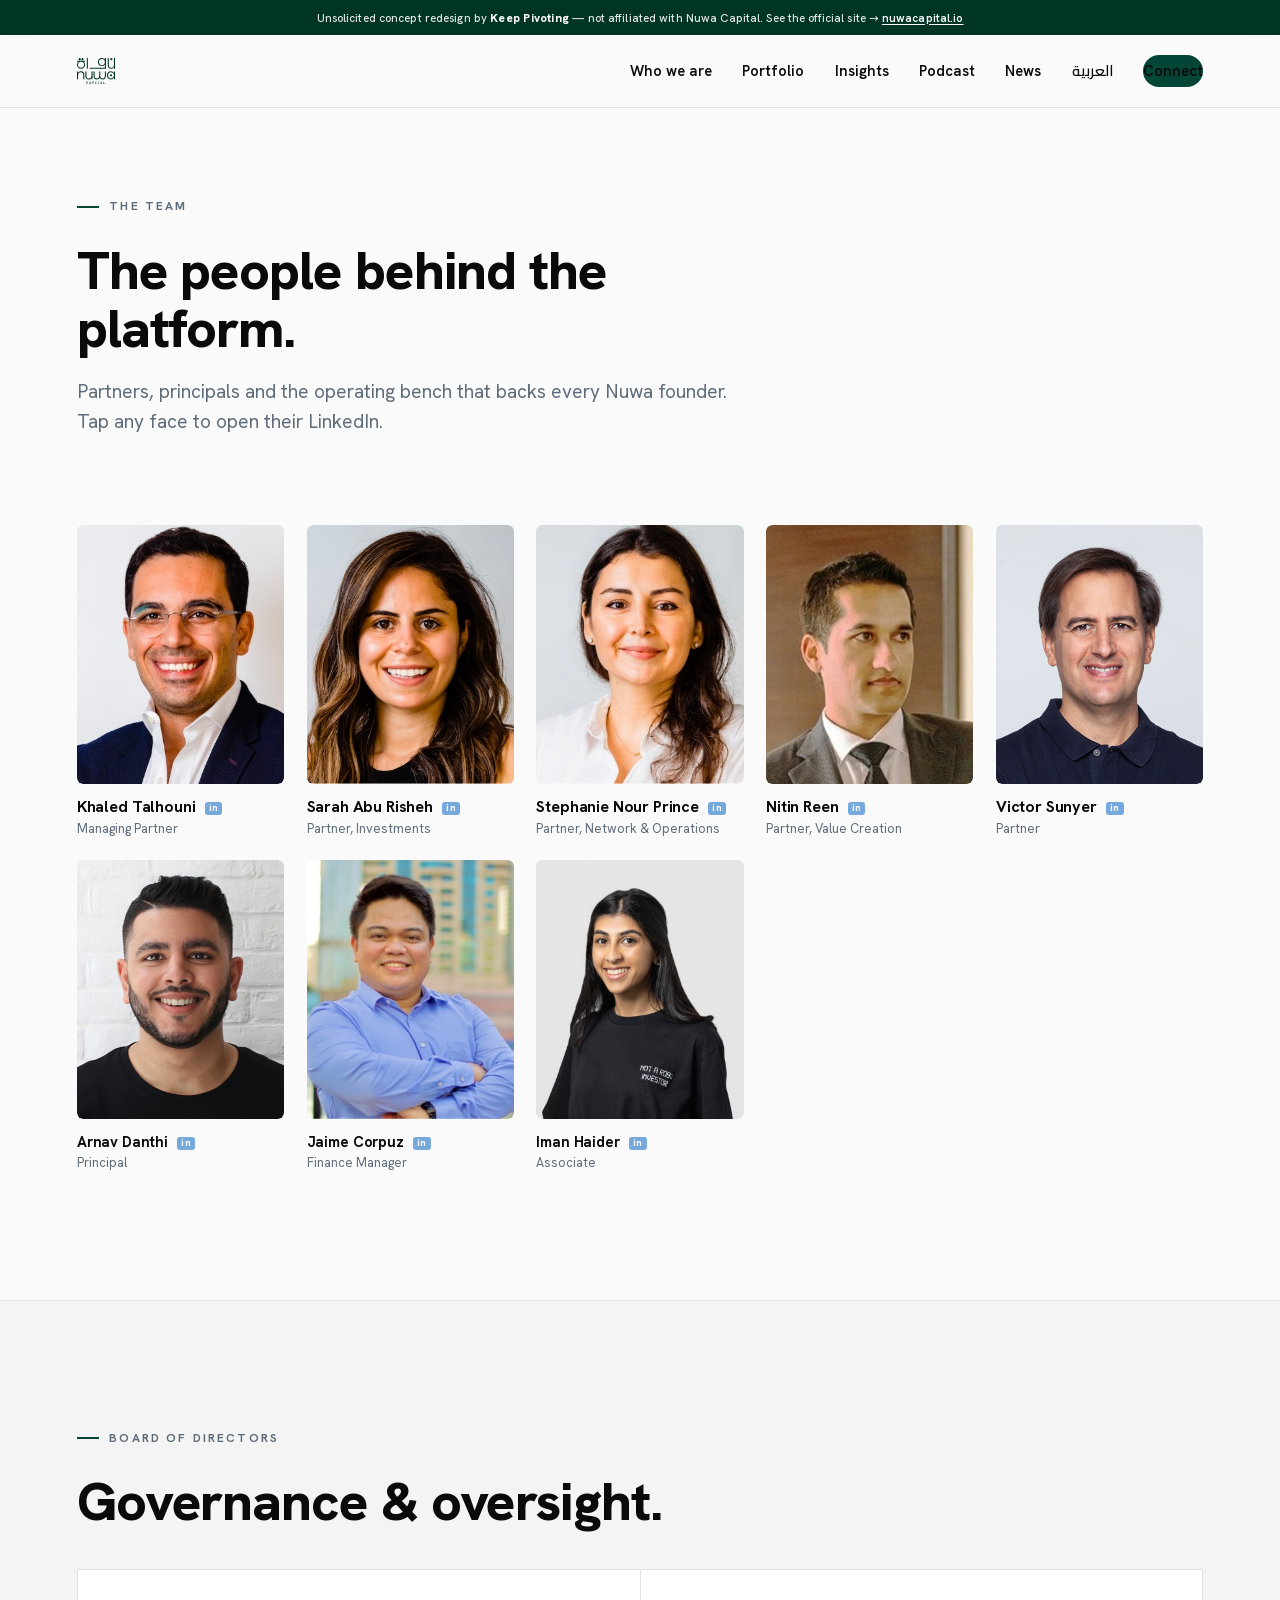
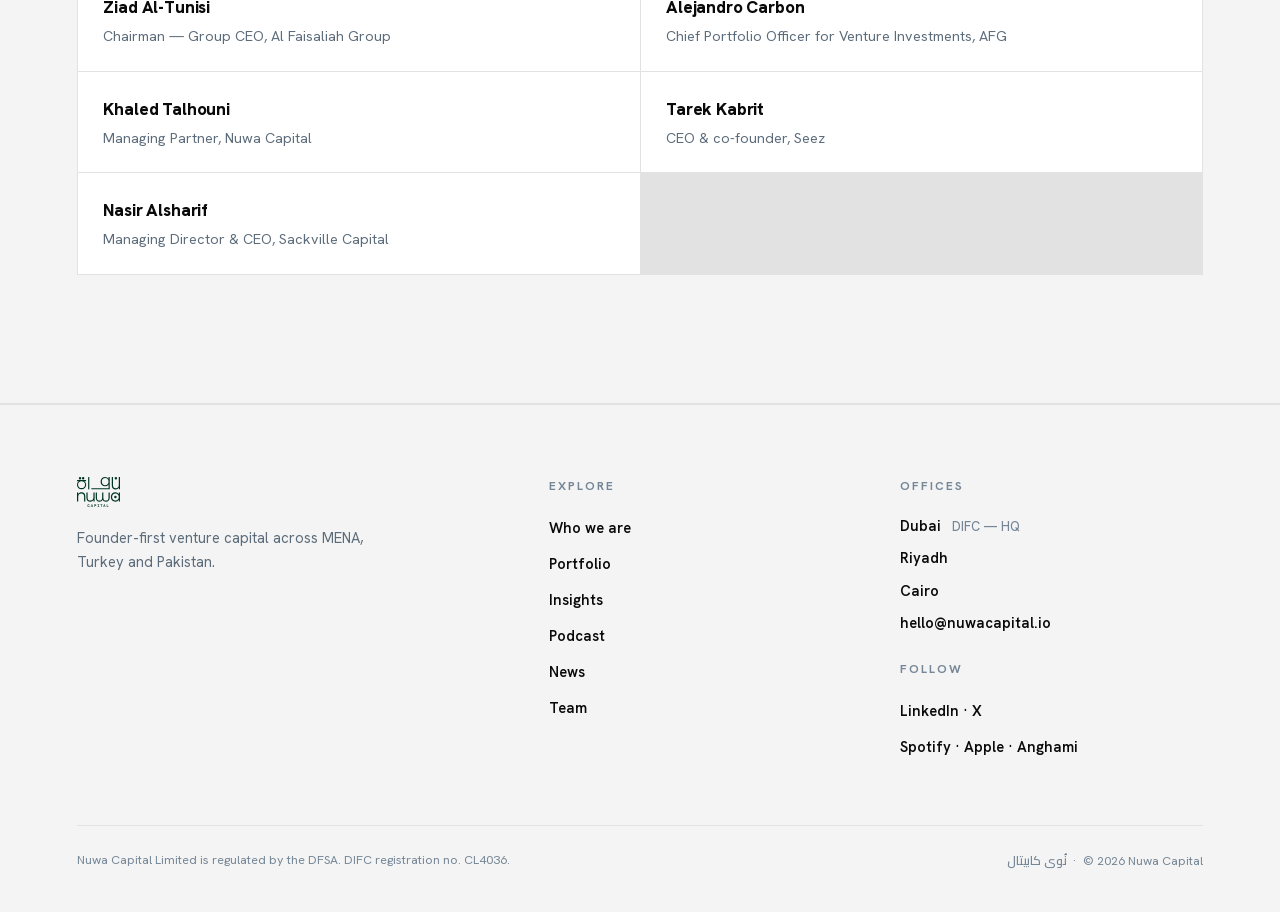
<file: team.html>
<!DOCTYPE html>
<html lang="en">
<head>
<meta charset="UTF-8">
<meta name="viewport" content="width=device-width, initial-scale=1.0">
<meta name="robots" content="noindex, nofollow, noarchive">
<title>Team — Nuwa Capital | Partners, principals & board</title>
<meta name="description" content="Meet the Nuwa Capital team — Khaled Talhouni, Sarah Abu Risheh, Stephanie Nour Prince, Nitin Reen, Victor Sunyer and the operating bench — plus the board of directors.">
<link rel="canonical" href="https://angaramoksh-a11y.github.io/nuwa-capital/team.html">
<meta property="og:title" content="Team — Nuwa Capital | Partners, principals & board">
<meta property="og:description" content="Meet the Nuwa Capital team — Khaled Talhouni, Sarah Abu Risheh, Stephanie Nour Prince, Nitin Reen, Victor Sunyer and the operating bench — plus the board of directors.">
<meta property="og:type" content="website">
<meta name="twitter:card" content="summary_large_image">
<link rel="icon" href="assets/favicon.svg">
<link rel="stylesheet" href="assets/site.css">
<script>
(function(){
  if(new URLSearchParams(location.search).has('static') || matchMedia('(prefers-reduced-motion:reduce)').matches) return;
  var d = document.documentElement;
  d.classList.add('motion');
  if(d.hasAttribute('data-intro')){
    d.classList.add('intro-play');
    setTimeout(function(){ d.classList.remove('intro-play'); var i=document.getElementById('intro'); if(i&&i.parentNode) i.parentNode.removeChild(i); },3200);
  }
})()
</script>
<script type="application/ld+json">
{"@context":"https://schema.org","@type":"AboutPage","name":"Nuwa Capital — Team",
"mainEntity":{"@type":"Organization","name":"Nuwa Capital","employee":[
{"@type":"Person","name":"Khaled Talhouni","jobTitle":"Managing Partner"},
{"@type":"Person","name":"Sarah Abu Risheh","jobTitle":"Partner, Investments"},
{"@type":"Person","name":"Stephanie Nour Prince","jobTitle":"Partner, Network and Operations"},
{"@type":"Person","name":"Nitin Reen","jobTitle":"Partner, Value Creation"},
{"@type":"Person","name":"Victor Sunyer","jobTitle":"Partner"},
{"@type":"Person","name":"Arnav Danthi","jobTitle":"Principal"},
{"@type":"Person","name":"Jaime Corpuz","jobTitle":"Finance Manager"},
{"@type":"Person","name":"Iman Haider","jobTitle":"Associate"}]}}
</script>
</head>
<body>

<div class="varv-disclaimer" role="note" aria-label="Concept redesign disclaimer">
  Unsolicited concept redesign by <b>Keep Pivoting</b> &mdash; not affiliated with Nuwa Capital. See the official site &rarr; <a href="https://www.nuwacapital.io/" target="_blank" rel="noopener noreferrer nofollow">nuwacapital.io</a>
</div>

<header class="nav">
  <nav class="nav-inner" aria-label="Main">
    <a class="nav-logo" href="index.html" aria-label="Nuwa Capital — home">
      <img src="assets/brand/nuwa-logo.svg" alt="Nuwa Capital" width="132" height="26">
    </a>
    <input type="checkbox" id="navtoggle" aria-hidden="true">
    <label class="nav-burger" for="navtoggle" aria-label="Toggle menu"><span></span><span></span><span></span></label>
    <div class="nav-links">
      <a href="who-we-are.html" aria-current="page">Who we are</a>
      <a href="portfolio.html">Portfolio</a>
      <a href="insights.html">Insights</a>
      <a href="podcast.html">Podcast</a>
      <a href="news.html">News</a>
      <a href="arabic.html" class="nav-ar" lang="ar" dir="rtl">العربية</a>
      <a class="nav-cta" href="contact.html">Connect</a>
    </div>
  </nav>
</header>

<main id="top">
  <section class="page-head wrap" aria-label="Team">
    <p class="kicker">The team</p>
    <h1>The people behind the platform.</h1>
    <p class="lead">Partners, principals and the operating bench that backs every Nuwa founder. Tap any face to open their LinkedIn.</p>
  </section>
  <section class="wrap" style="padding-top:clamp(24px,3vw,40px)" aria-label="Partners and team">
      <div class="team-lead">
        <a class="person reveal" href="https://www.linkedin.com/in/khaledtalhouni/" target="_blank" rel="noopener" aria-label="Khaled Talhouni on LinkedIn (opens in a new tab)">
          <span class="face"><img src="assets/team/khaled.jpg" alt="Khaled Talhouni, Managing Partner at Nuwa Capital" decoding="async"></span>
          <p class="pn">Khaled Talhouni <span class="li">in</span></p>
          <p class="pt">Managing Partner</p>
        </a>
        <a class="person reveal" href="https://www.linkedin.com/in/sarahar9/" target="_blank" rel="noopener" aria-label="Sarah Abu Risheh on LinkedIn (opens in a new tab)">
          <span class="face"><img src="assets/team/sarah.jpg" alt="Sarah Abu Risheh, Partner, Investments at Nuwa Capital" decoding="async"></span>
          <p class="pn">Sarah Abu Risheh <span class="li">in</span></p>
          <p class="pt">Partner, Investments</p>
        </a>
        <a class="person reveal" href="https://www.linkedin.com/in/stephanienour/" target="_blank" rel="noopener" aria-label="Stephanie Nour Prince on LinkedIn (opens in a new tab)">
          <span class="face"><img src="assets/team/stephanie.jpg" alt="Stephanie Nour Prince, Partner, Network and Operations at Nuwa Capital" decoding="async"></span>
          <p class="pn">Stephanie Nour Prince <span class="li">in</span></p>
          <p class="pt">Partner, Network &amp; Operations</p>
        </a>
        <a class="person reveal" href="https://www.linkedin.com/in/nitin-reen-97488a85/" target="_blank" rel="noopener" aria-label="Nitin Reen on LinkedIn (opens in a new tab)">
          <span class="face"><img src="assets/team/nitin.jpg" alt="Nitin Reen, Partner, Value Creation at Nuwa Capital" decoding="async"></span>
          <p class="pn">Nitin Reen <span class="li">in</span></p>
          <p class="pt">Partner, Value Creation</p>
        </a>
        <a class="person reveal" href="https://www.linkedin.com/in/victorsunyer/" target="_blank" rel="noopener" aria-label="Victor Sunyer on LinkedIn (opens in a new tab)">
          <span class="face"><img src="assets/team/victor.jpg" alt="Victor Sunyer, Partner at Nuwa Capital" decoding="async"></span>
          <p class="pn">Victor Sunyer <span class="li">in</span></p>
          <p class="pt">Partner</p>
        </a>
      </div>
      <div class="team-rest">
        <a class="person reveal" href="https://www.linkedin.com/in/arnavdanthi/" target="_blank" rel="noopener" aria-label="Arnav Danthi on LinkedIn (opens in a new tab)">
          <span class="face"><img src="assets/team/arnav.jpg" alt="Arnav Danthi, Principal at Nuwa Capital" decoding="async"></span>
          <p class="pn">Arnav Danthi <span class="li">in</span></p>
          <p class="pt">Principal</p>
        </a>
        <a class="person reveal" href="https://www.linkedin.com/in/jaime-corpuz-jr-cpa/" target="_blank" rel="noopener" aria-label="Jaime Corpuz on LinkedIn (opens in a new tab)">
          <span class="face"><img src="assets/team/jaime.jpg" alt="Jaime Corpuz, Finance Manager at Nuwa Capital" decoding="async"></span>
          <p class="pn">Jaime Corpuz <span class="li">in</span></p>
          <p class="pt">Finance Manager</p>
        </a>
        <a class="person reveal" href="https://www.linkedin.com/in/iman-h/" target="_blank" rel="noopener" aria-label="Iman Haider on LinkedIn (opens in a new tab)">
          <span class="face"><img src="assets/team/iman.jpg" alt="Iman Haider, Associate at Nuwa Capital" decoding="async"></span>
          <p class="pn">Iman Haider <span class="li">in</span></p>
          <p class="pt">Associate</p>
        </a>
      </div>
  </section>
  <section class="stats" aria-label="Board of directors">
    <div class="wrap">
      <p class="kicker">Board of directors</p>
      <h2 class="reveal">Governance &amp; oversight.</h2>
      <div class="board">
        <div class="b"><p class="bn">Ziad Al-Tunisi</p><p class="br">Chairman — Group CEO, Al Faisaliah Group</p></div>
        <div class="b"><p class="bn">Alejandro Carbon</p><p class="br">Chief Portfolio Officer for Venture Investments, AFG</p></div>
        <div class="b"><p class="bn">Khaled Talhouni</p><p class="br">Managing Partner, Nuwa Capital</p></div>
        <div class="b"><p class="bn">Tarek Kabrit</p><p class="br">CEO &amp; co-founder, Seez</p></div>
        <div class="b"><p class="bn">Nasir Alsharif</p><p class="br">Managing Director &amp; CEO, Sackville Capital</p></div>
      </div>
    </div>
  </section>
</main>

<footer>
  <div class="wrap">
    <div class="foot-top">
      <div>
        <a class="foot-logo" href="index.html" aria-label="Nuwa Capital — home">
          <img src="assets/brand/nuwa-logo.svg" alt="Nuwa Capital" width="152" height="30">
        </a>
        <p class="foot-tag">Founder-first venture capital across MENA, Turkey and Pakistan.</p>
      </div>
      <div class="foot-col">
        <p class="foot-h">Explore</p>
        <ul>
          <li><a href="who-we-are.html">Who we are</a></li>
          <li><a href="portfolio.html">Portfolio</a></li>
          <li><a href="insights.html">Insights</a></li>
          <li><a href="podcast.html">Podcast</a></li>
          <li><a href="news.html">News</a></li>
          <li><a href="team.html">Team</a></li>
        </ul>
      </div>
      <div class="foot-col">
        <p class="foot-h">Offices</p>
        <ul class="foot-offices">
          <li>Dubai <span>DIFC — HQ</span></li>
          <li>Riyadh</li>
          <li>Cairo</li>
          <li><a href="contact.html">hello@nuwacapital.io</a></li>
        </ul>
        <p class="foot-h" style="margin-top:1.6rem">Follow</p>
        <ul>
          <li><a href="https://www.linkedin.com/company/nuwacapital" target="_blank" rel="noopener">LinkedIn</a> · <a href="https://x.com/nuwacapital" target="_blank" rel="noopener">X</a></li>
          <li><a href="https://open.spotify.com/" target="_blank" rel="noopener">Spotify</a> · <a href="https://podcasts.apple.com/" target="_blank" rel="noopener">Apple</a> · <a href="https://play.anghami.com/" target="_blank" rel="noopener">Anghami</a></li>
        </ul>
      </div>
    </div>
    <div class="foot-bottom">
      <p>Nuwa Capital Limited is regulated by the DFSA. DIFC registration no. CL4036.</p>
      <p><span class="ar" lang="ar" dir="rtl">نُوى كابيتال</span> &nbsp;·&nbsp; &copy; 2026 Nuwa Capital</p>
    </div>
  </div>
</footer>

<!-- ===== Keep Pivoting ask-your-AI popup ===== -->
<div id="varv-popup" role="dialog" aria-label="A note from Keep Pivoting" aria-live="polite">
  <button type="button" class="vp-close" aria-label="Dismiss">&times;</button>
  <div class="vp-inner">
    <p class="vp-tag">Don&rsquo;t take our word for it &mdash; ask your AI which site wins you business.</p>
    <div class="vp-ai">
      <a id="vp-chatgpt" href="#" target="_blank" rel="noopener"><span class="vp-dot" style="background:#10a37f"></span> Ask ChatGPT</a>
      <a id="vp-claude" href="#" target="_blank" rel="noopener"><span class="vp-dot" style="background:#d97757"></span> Ask Claude</a>
      <a id="vp-perplexity" href="#" target="_blank" rel="noopener"><span class="vp-dot" style="background:#20b8cd"></span> Ask Perplexity</a>
    </div>
    <a class="vp-book" href="https://cal.com/keep-pivoting/30min" target="_blank" rel="noopener">Book a call &rarr;</a>
  </div>
</div>
<script src="assets/site.js"></script>

</body>
</html>
</file>
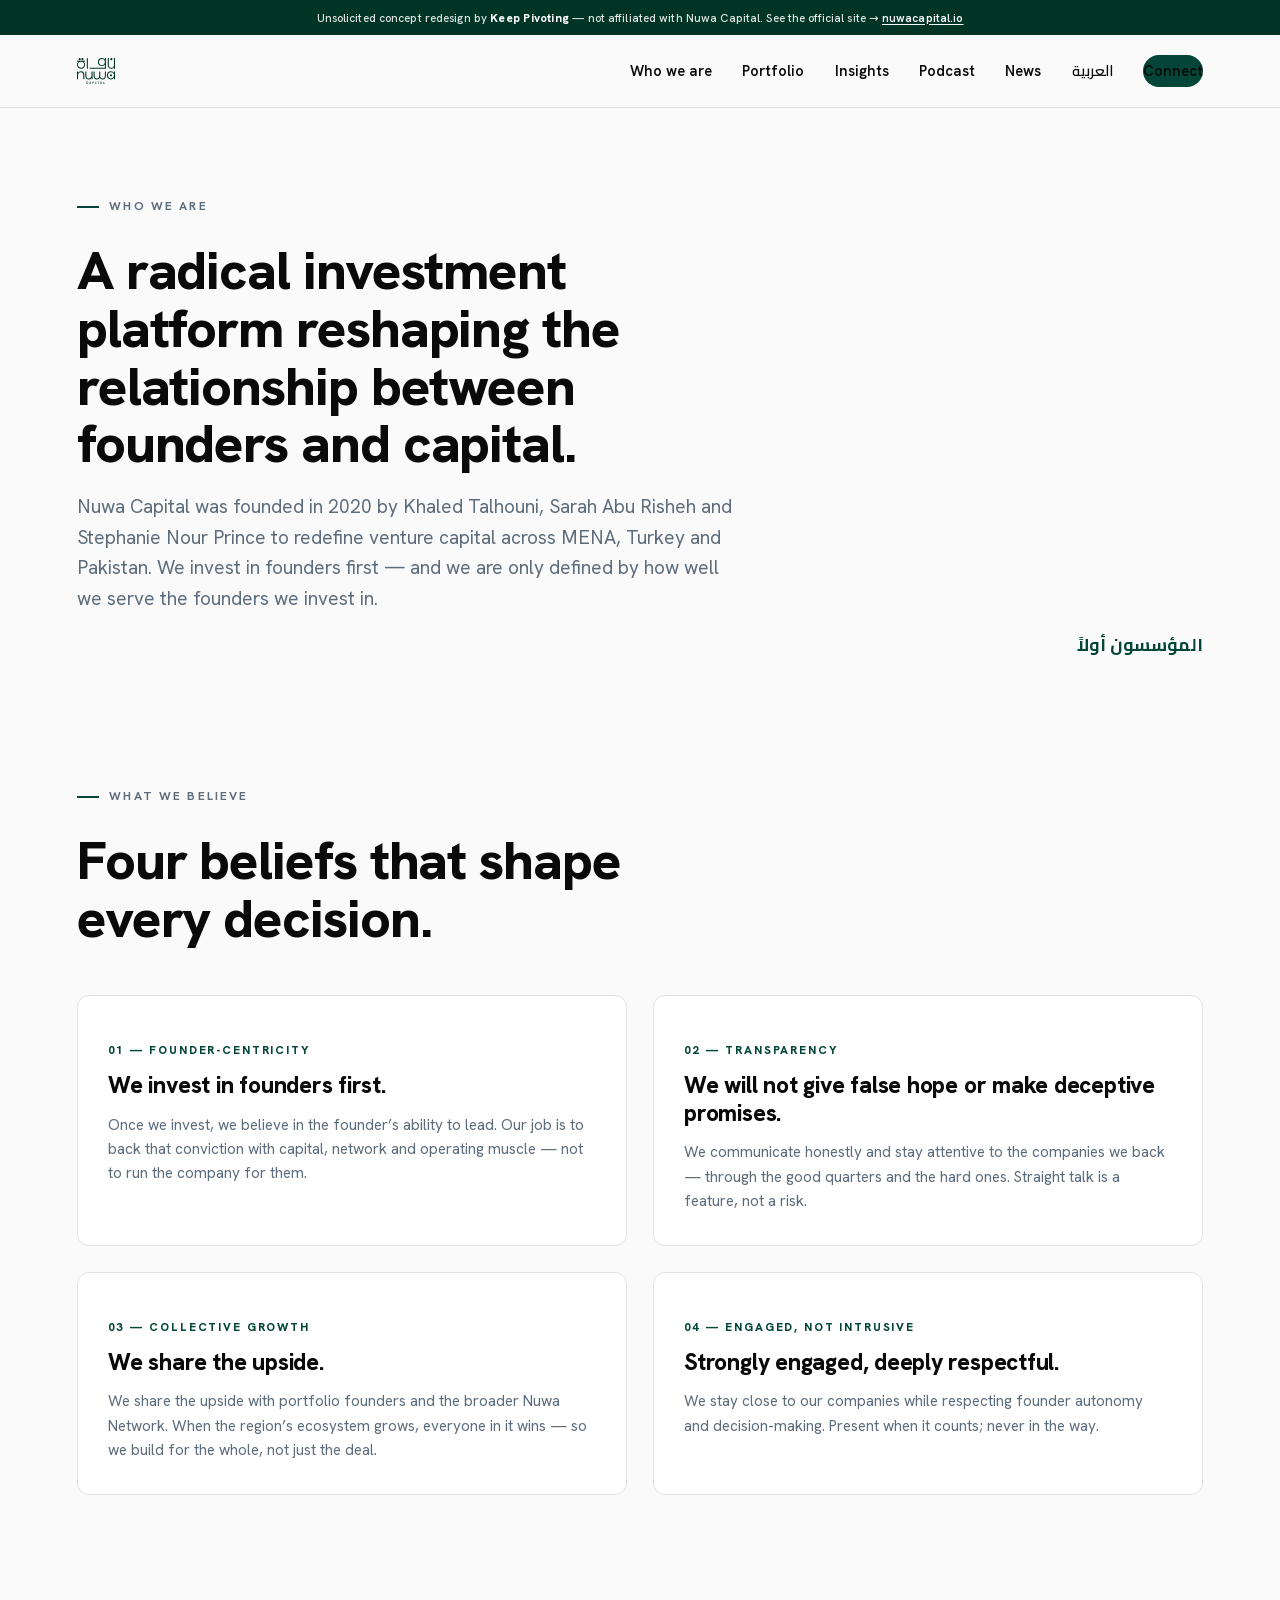
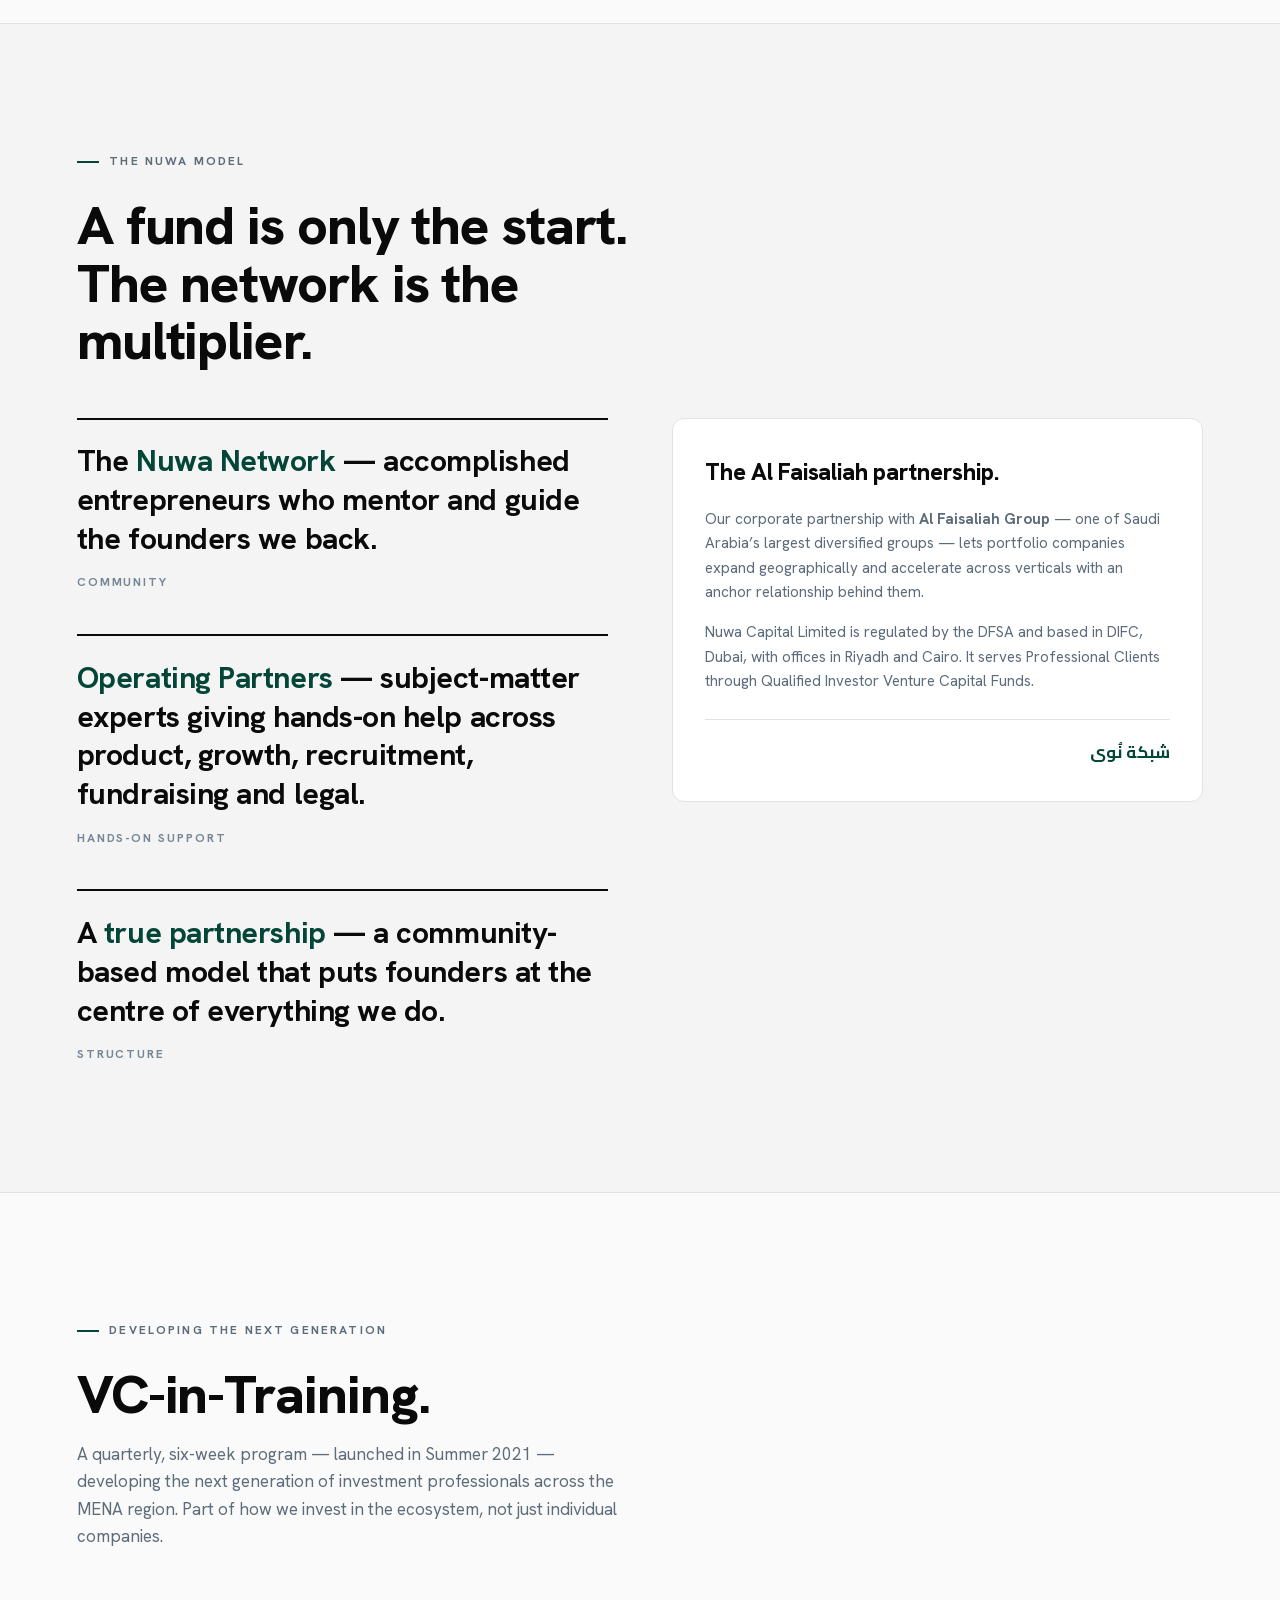
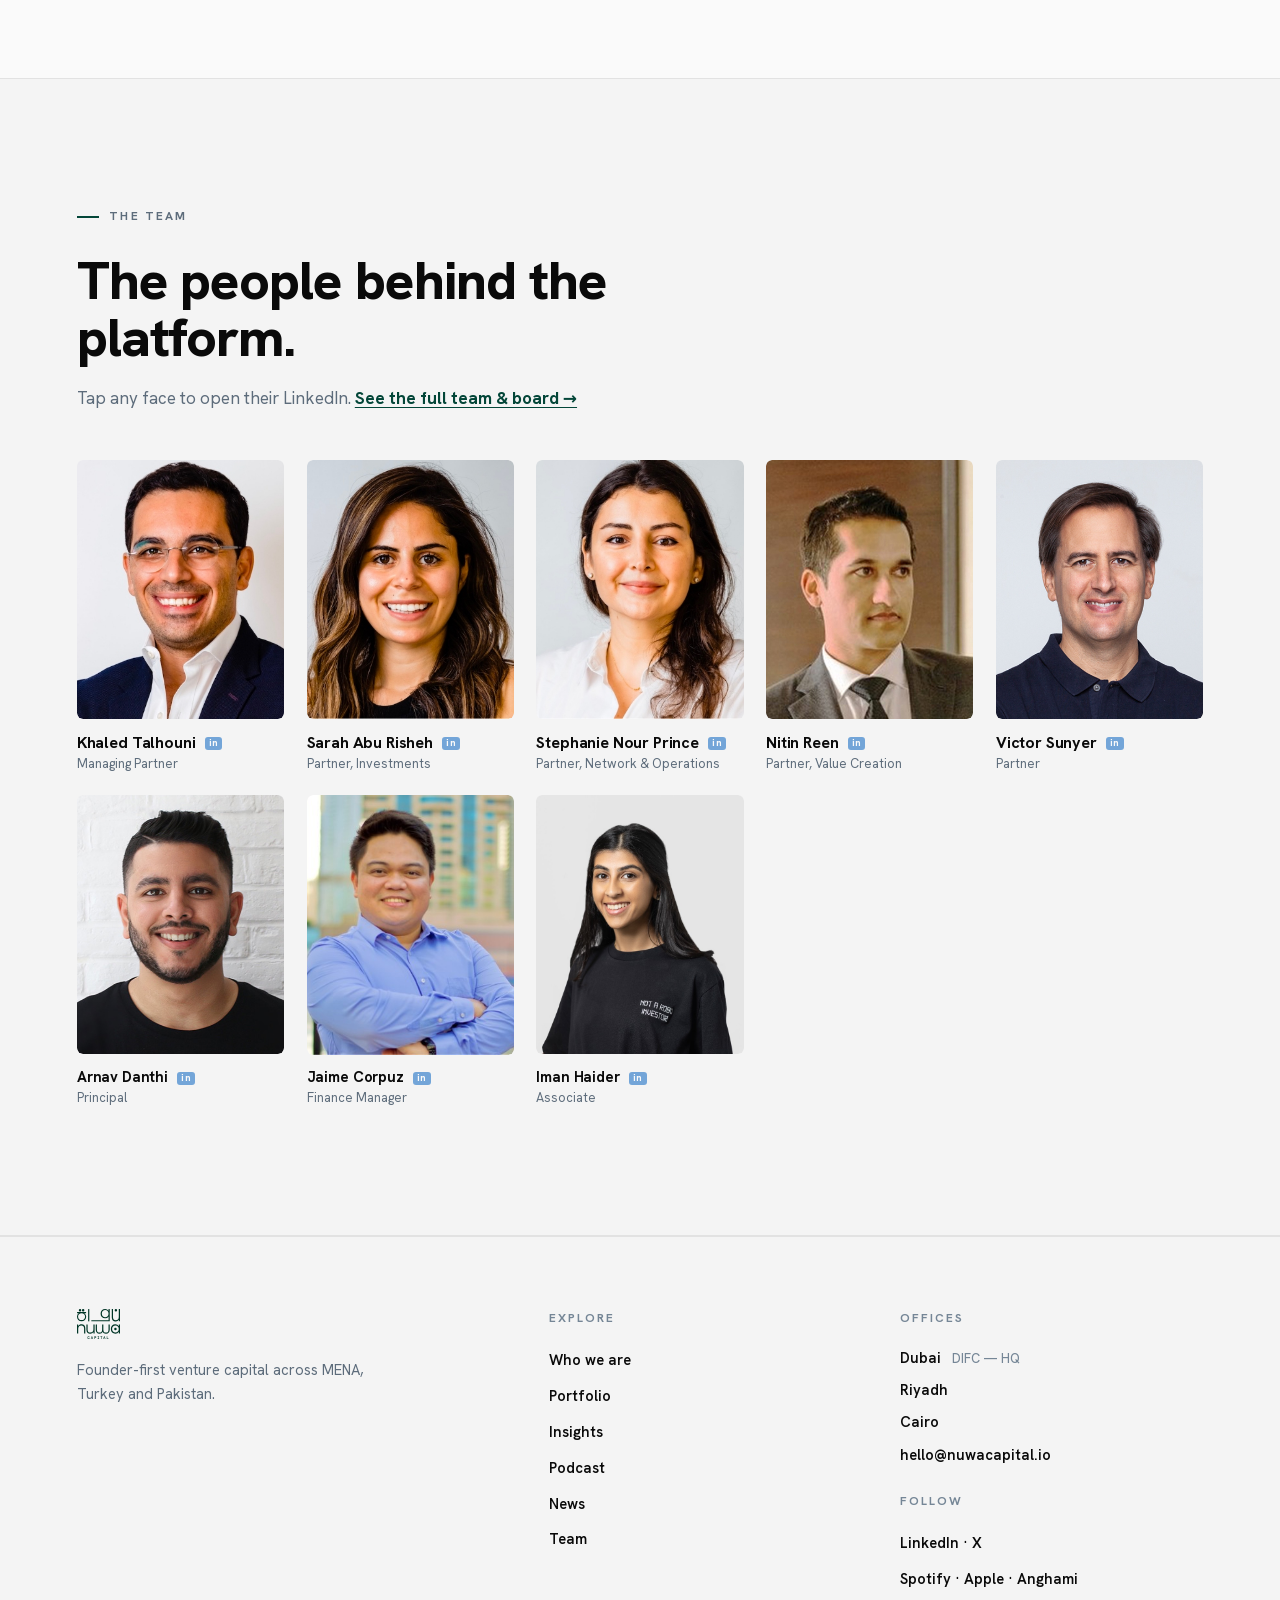
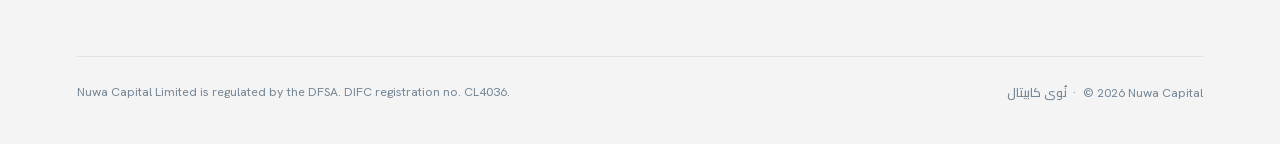
<file: who-we-are.html>
<!DOCTYPE html>
<html lang="en">
<head>
<meta charset="UTF-8">
<meta name="viewport" content="width=device-width, initial-scale=1.0">
<meta name="robots" content="noindex, nofollow, noarchive">
<title>Who we are — Nuwa Capital | Founder-first MENA venture capital</title>
<meta name="description" content="Nuwa Capital is a radical, founder-first investment platform across MENA, Turkey and Pakistan — the Nuwa Network, Operating Partners, the Al Faisaliah partnership and VC-in-Training.">
<link rel="canonical" href="https://angaramoksh-a11y.github.io/nuwa-capital/who-we-are.html">
<meta property="og:title" content="Who we are — Nuwa Capital | Founder-first MENA venture capital">
<meta property="og:description" content="Nuwa Capital is a radical, founder-first investment platform across MENA, Turkey and Pakistan — the Nuwa Network, Operating Partners, the Al Faisaliah partnership and VC-in-Training.">
<meta property="og:type" content="website">
<meta name="twitter:card" content="summary_large_image">
<link rel="icon" href="assets/favicon.svg">
<link rel="stylesheet" href="assets/site.css">
<script>
(function(){
  if(new URLSearchParams(location.search).has('static') || matchMedia('(prefers-reduced-motion:reduce)').matches) return;
  var d = document.documentElement;
  d.classList.add('motion');
  if(d.hasAttribute('data-intro')){
    d.classList.add('intro-play');
    setTimeout(function(){ d.classList.remove('intro-play'); var i=document.getElementById('intro'); if(i&&i.parentNode) i.parentNode.removeChild(i); },3200);
  }
})()
</script>
<script type="application/ld+json">
{
  "@context":"https://schema.org","@type":"AboutPage",
  "mainEntity":{"@type":"Organization","name":"Nuwa Capital","foundingDate":"2020",
  "url":"https://www.nuwacapital.io/","description":"Founder-first venture capital firm investing across MENA, Turkey and Pakistan from Dubai, Riyadh and Cairo.",
  "founder":[{"@type":"Person","name":"Khaled Talhouni"},{"@type":"Person","name":"Sarah Abu Risheh"},{"@type":"Person","name":"Stephanie Nour Prince"}]}
}
</script>
</head>
<body>

<div class="varv-disclaimer" role="note" aria-label="Concept redesign disclaimer">
  Unsolicited concept redesign by <b>Keep Pivoting</b> &mdash; not affiliated with Nuwa Capital. See the official site &rarr; <a href="https://www.nuwacapital.io/" target="_blank" rel="noopener noreferrer nofollow">nuwacapital.io</a>
</div>

<header class="nav">
  <nav class="nav-inner" aria-label="Main">
    <a class="nav-logo" href="index.html" aria-label="Nuwa Capital — home">
      <img src="assets/brand/nuwa-logo.svg" alt="Nuwa Capital" width="132" height="26">
    </a>
    <input type="checkbox" id="navtoggle" aria-hidden="true">
    <label class="nav-burger" for="navtoggle" aria-label="Toggle menu"><span></span><span></span><span></span></label>
    <div class="nav-links">
      <a href="who-we-are.html" aria-current="page">Who we are</a>
      <a href="portfolio.html">Portfolio</a>
      <a href="insights.html">Insights</a>
      <a href="podcast.html">Podcast</a>
      <a href="news.html">News</a>
      <a href="arabic.html" class="nav-ar" lang="ar" dir="rtl">العربية</a>
      <a class="nav-cta" href="contact.html">Connect</a>
    </div>
  </nav>
</header>

<main id="top">
  <section class="page-head wrap" aria-label="Who we are">
    <p class="kicker">Who we are</p>
    <h1>A radical investment platform reshaping the relationship between founders and capital.</h1>
    <p class="lead">Nuwa Capital was founded in 2020 by Khaled Talhouni, Sarah Abu Risheh and Stephanie Nour Prince to redefine venture capital across MENA, Turkey and Pakistan. We invest in founders first &mdash; and we are only defined by how well we serve the founders we invest in.</p>
    <p class="lead-ar" lang="ar" dir="rtl">المؤسسون أولاً</p>
  </section>

  <section class="wrap" aria-label="What we believe">
    <p class="kicker">What we believe</p>
    <h2 class="reveal">Four beliefs that shape every decision.</h2>
    <div class="vgrid">
      <div class="vcard reveal"><p class="vn">01 — Founder-centricity</p><h3>We invest in founders first.</h3><p>Once we invest, we believe in the founder&rsquo;s ability to lead. Our job is to back that conviction with capital, network and operating muscle &mdash; not to run the company for them.</p></div>
      <div class="vcard reveal"><p class="vn">02 — Transparency</p><h3>We will not give false hope or make deceptive promises.</h3><p>We communicate honestly and stay attentive to the companies we back &mdash; through the good quarters and the hard ones. Straight talk is a feature, not a risk.</p></div>
      <div class="vcard reveal"><p class="vn">03 — Collective growth</p><h3>We share the upside.</h3><p>We share the upside with portfolio founders and the broader Nuwa Network. When the region&rsquo;s ecosystem grows, everyone in it wins &mdash; so we build for the whole, not just the deal.</p></div>
      <div class="vcard reveal"><p class="vn">04 — Engaged, not intrusive</p><h3>Strongly engaged, deeply respectful.</h3><p>We stay close to our companies while respecting founder autonomy and decision-making. Present when it counts; never in the way.</p></div>
    </div>
  </section>

  <section class="thesis" aria-label="The Nuwa model">
    <div class="wrap">
      <p class="kicker">The Nuwa model</p>
      <h2 class="reveal">A fund is only the start. The network is the multiplier.</h2>
      <div class="thesis-grid">
        <div>
          <div class="tq reveal"><blockquote>The <span class="g">Nuwa Network</span> &mdash; accomplished entrepreneurs who mentor and guide the founders we back.</blockquote><p class="who">Community</p></div>
          <div class="tq reveal"><blockquote><span class="g">Operating Partners</span> &mdash; subject-matter experts giving hands-on help across product, growth, recruitment, fundraising and legal.</blockquote><p class="who">Hands-on support</p></div>
          <div class="tq reveal"><blockquote>A <span class="g">true partnership</span> &mdash; a community-based model that puts founders at the centre of everything we do.</blockquote><p class="who">Structure</p></div>
        </div>
        <div class="thesis-note reveal">
          <h3>The Al&nbsp;Faisaliah partnership.</h3>
          <p>Our corporate partnership with <strong>Al Faisaliah Group</strong> &mdash; one of Saudi Arabia&rsquo;s largest diversified groups &mdash; lets portfolio companies expand geographically and accelerate across verticals with an anchor relationship behind them.</p>
          <p>Nuwa Capital Limited is regulated by the DFSA and based in DIFC, Dubai, with offices in Riyadh and Cairo. It serves Professional Clients through Qualified Investor Venture Capital Funds.</p>
          <p class="ar-echo" lang="ar" dir="rtl">شبكة نُوى</p>
        </div>
      </div>
    </div>
  </section>

  <section class="wrap" aria-label="VC-in-Training">
    <p class="kicker">Developing the next generation</p>
    <h2 class="reveal">VC-in-Training.</h2>
    <p class="sec-intro reveal">A quarterly, six-week program &mdash; launched in Summer 2021 &mdash; developing the next generation of investment professionals across the MENA region. Part of how we invest in the ecosystem, not just individual companies.</p>
  </section>

  <section id="team" class="stats" aria-label="The team">
    <div class="wrap">
      <p class="kicker">The team</p>
      <h2 class="reveal">The people behind the platform.</h2>
      <p class="sec-intro reveal">Tap any face to open their LinkedIn. <a href="team.html" style="color:var(--green);font-weight:700;text-decoration:underline;text-underline-offset:3px">See the full team &amp; board &rarr;</a></p>
      <div class="team-lead">
        <a class="person reveal" href="https://www.linkedin.com/in/khaledtalhouni/" target="_blank" rel="noopener" aria-label="Khaled Talhouni on LinkedIn (opens in a new tab)">
          <span class="face"><img src="assets/team/khaled.jpg" alt="Khaled Talhouni, Managing Partner at Nuwa Capital" decoding="async"></span>
          <p class="pn">Khaled Talhouni <span class="li">in</span></p>
          <p class="pt">Managing Partner</p>
        </a>
        <a class="person reveal" href="https://www.linkedin.com/in/sarahar9/" target="_blank" rel="noopener" aria-label="Sarah Abu Risheh on LinkedIn (opens in a new tab)">
          <span class="face"><img src="assets/team/sarah.jpg" alt="Sarah Abu Risheh, Partner, Investments at Nuwa Capital" decoding="async"></span>
          <p class="pn">Sarah Abu Risheh <span class="li">in</span></p>
          <p class="pt">Partner, Investments</p>
        </a>
        <a class="person reveal" href="https://www.linkedin.com/in/stephanienour/" target="_blank" rel="noopener" aria-label="Stephanie Nour Prince on LinkedIn (opens in a new tab)">
          <span class="face"><img src="assets/team/stephanie.jpg" alt="Stephanie Nour Prince, Partner, Network and Operations at Nuwa Capital" decoding="async"></span>
          <p class="pn">Stephanie Nour Prince <span class="li">in</span></p>
          <p class="pt">Partner, Network &amp; Operations</p>
        </a>
        <a class="person reveal" href="https://www.linkedin.com/in/nitin-reen-97488a85/" target="_blank" rel="noopener" aria-label="Nitin Reen on LinkedIn (opens in a new tab)">
          <span class="face"><img src="assets/team/nitin.jpg" alt="Nitin Reen, Partner, Value Creation at Nuwa Capital" decoding="async"></span>
          <p class="pn">Nitin Reen <span class="li">in</span></p>
          <p class="pt">Partner, Value Creation</p>
        </a>
        <a class="person reveal" href="https://www.linkedin.com/in/victorsunyer/" target="_blank" rel="noopener" aria-label="Victor Sunyer on LinkedIn (opens in a new tab)">
          <span class="face"><img src="assets/team/victor.jpg" alt="Victor Sunyer, Partner at Nuwa Capital" decoding="async"></span>
          <p class="pn">Victor Sunyer <span class="li">in</span></p>
          <p class="pt">Partner</p>
        </a>
      </div>
      <div class="team-rest">
        <a class="person reveal" href="https://www.linkedin.com/in/arnavdanthi/" target="_blank" rel="noopener" aria-label="Arnav Danthi on LinkedIn (opens in a new tab)">
          <span class="face"><img src="assets/team/arnav.jpg" alt="Arnav Danthi, Principal at Nuwa Capital" decoding="async"></span>
          <p class="pn">Arnav Danthi <span class="li">in</span></p>
          <p class="pt">Principal</p>
        </a>
        <a class="person reveal" href="https://www.linkedin.com/in/jaime-corpuz-jr-cpa/" target="_blank" rel="noopener" aria-label="Jaime Corpuz on LinkedIn (opens in a new tab)">
          <span class="face"><img src="assets/team/jaime.jpg" alt="Jaime Corpuz, Finance Manager at Nuwa Capital" decoding="async"></span>
          <p class="pn">Jaime Corpuz <span class="li">in</span></p>
          <p class="pt">Finance Manager</p>
        </a>
        <a class="person reveal" href="https://www.linkedin.com/in/iman-h/" target="_blank" rel="noopener" aria-label="Iman Haider on LinkedIn (opens in a new tab)">
          <span class="face"><img src="assets/team/iman.jpg" alt="Iman Haider, Associate at Nuwa Capital" decoding="async"></span>
          <p class="pn">Iman Haider <span class="li">in</span></p>
          <p class="pt">Associate</p>
        </a>
      </div>
    </div>
  </section>
</main>

<footer>
  <div class="wrap">
    <div class="foot-top">
      <div>
        <a class="foot-logo" href="index.html" aria-label="Nuwa Capital — home">
          <img src="assets/brand/nuwa-logo.svg" alt="Nuwa Capital" width="152" height="30">
        </a>
        <p class="foot-tag">Founder-first venture capital across MENA, Turkey and Pakistan.</p>
      </div>
      <div class="foot-col">
        <p class="foot-h">Explore</p>
        <ul>
          <li><a href="who-we-are.html">Who we are</a></li>
          <li><a href="portfolio.html">Portfolio</a></li>
          <li><a href="insights.html">Insights</a></li>
          <li><a href="podcast.html">Podcast</a></li>
          <li><a href="news.html">News</a></li>
          <li><a href="team.html">Team</a></li>
        </ul>
      </div>
      <div class="foot-col">
        <p class="foot-h">Offices</p>
        <ul class="foot-offices">
          <li>Dubai <span>DIFC — HQ</span></li>
          <li>Riyadh</li>
          <li>Cairo</li>
          <li><a href="contact.html">hello@nuwacapital.io</a></li>
        </ul>
        <p class="foot-h" style="margin-top:1.6rem">Follow</p>
        <ul>
          <li><a href="https://www.linkedin.com/company/nuwacapital" target="_blank" rel="noopener">LinkedIn</a> · <a href="https://x.com/nuwacapital" target="_blank" rel="noopener">X</a></li>
          <li><a href="https://open.spotify.com/" target="_blank" rel="noopener">Spotify</a> · <a href="https://podcasts.apple.com/" target="_blank" rel="noopener">Apple</a> · <a href="https://play.anghami.com/" target="_blank" rel="noopener">Anghami</a></li>
        </ul>
      </div>
    </div>
    <div class="foot-bottom">
      <p>Nuwa Capital Limited is regulated by the DFSA. DIFC registration no. CL4036.</p>
      <p><span class="ar" lang="ar" dir="rtl">نُوى كابيتال</span> &nbsp;·&nbsp; &copy; 2026 Nuwa Capital</p>
    </div>
  </div>
</footer>

<!-- ===== Keep Pivoting ask-your-AI popup ===== -->
<div id="varv-popup" role="dialog" aria-label="A note from Keep Pivoting" aria-live="polite">
  <button type="button" class="vp-close" aria-label="Dismiss">&times;</button>
  <div class="vp-inner">
    <p class="vp-tag">Don&rsquo;t take our word for it &mdash; ask your AI which site wins you business.</p>
    <div class="vp-ai">
      <a id="vp-chatgpt" href="#" target="_blank" rel="noopener"><span class="vp-dot" style="background:#10a37f"></span> Ask ChatGPT</a>
      <a id="vp-claude" href="#" target="_blank" rel="noopener"><span class="vp-dot" style="background:#d97757"></span> Ask Claude</a>
      <a id="vp-perplexity" href="#" target="_blank" rel="noopener"><span class="vp-dot" style="background:#20b8cd"></span> Ask Perplexity</a>
    </div>
    <a class="vp-book" href="https://cal.com/keep-pivoting/30min" target="_blank" rel="noopener">Book a call &rarr;</a>
  </div>
</div>
<script src="assets/site.js"></script>

</body>
</html>
</file>
<file: assets/site.css>
@font-face{font-family:'Hanken Grotesk';font-style:normal;font-weight:400;font-display:swap;src:url('fonts/hanken-400-latin-ext.woff2') format('woff2');unicode-range:U+0100-02BA, U+02BD-02C5, U+02C7-02CC, U+02CE-02D7, U+02DD-02FF, U+0304, U+0308, U+0329, U+1D00-1DBF, U+1E00-1E9F, U+1EF2-1EFF, U+2020, U+20A0-20AB, U+20AD-20C0, U+2113, U+2C60-2C7F, U+A720-A7FF;}
@font-face{font-family:'Hanken Grotesk';font-style:normal;font-weight:400;font-display:swap;src:url('fonts/hanken-400-latin.woff2') format('woff2');unicode-range:U+0000-00FF, U+0131, U+0152-0153, U+02BB-02BC, U+02C6, U+02DA, U+02DC, U+0304, U+0308, U+0329, U+2000-206F, U+20AC, U+2122, U+2191, U+2193, U+2212, U+2215, U+FEFF, U+FFFD;}
@font-face{font-family:'Hanken Grotesk';font-style:normal;font-weight:500;font-display:swap;src:url('fonts/hanken-500-latin-ext.woff2') format('woff2');unicode-range:U+0100-02BA, U+02BD-02C5, U+02C7-02CC, U+02CE-02D7, U+02DD-02FF, U+0304, U+0308, U+0329, U+1D00-1DBF, U+1E00-1E9F, U+1EF2-1EFF, U+2020, U+20A0-20AB, U+20AD-20C0, U+2113, U+2C60-2C7F, U+A720-A7FF;}
@font-face{font-family:'Hanken Grotesk';font-style:normal;font-weight:500;font-display:swap;src:url('fonts/hanken-500-latin.woff2') format('woff2');unicode-range:U+0000-00FF, U+0131, U+0152-0153, U+02BB-02BC, U+02C6, U+02DA, U+02DC, U+0304, U+0308, U+0329, U+2000-206F, U+20AC, U+2122, U+2191, U+2193, U+2212, U+2215, U+FEFF, U+FFFD;}
@font-face{font-family:'Hanken Grotesk';font-style:normal;font-weight:600;font-display:swap;src:url('fonts/hanken-600-latin-ext.woff2') format('woff2');unicode-range:U+0100-02BA, U+02BD-02C5, U+02C7-02CC, U+02CE-02D7, U+02DD-02FF, U+0304, U+0308, U+0329, U+1D00-1DBF, U+1E00-1E9F, U+1EF2-1EFF, U+2020, U+20A0-20AB, U+20AD-20C0, U+2113, U+2C60-2C7F, U+A720-A7FF;}
@font-face{font-family:'Hanken Grotesk';font-style:normal;font-weight:600;font-display:swap;src:url('fonts/hanken-600-latin.woff2') format('woff2');unicode-range:U+0000-00FF, U+0131, U+0152-0153, U+02BB-02BC, U+02C6, U+02DA, U+02DC, U+0304, U+0308, U+0329, U+2000-206F, U+20AC, U+2122, U+2191, U+2193, U+2212, U+2215, U+FEFF, U+FFFD;}
@font-face{font-family:'Hanken Grotesk';font-style:normal;font-weight:700;font-display:swap;src:url('fonts/hanken-700-latin-ext.woff2') format('woff2');unicode-range:U+0100-02BA, U+02BD-02C5, U+02C7-02CC, U+02CE-02D7, U+02DD-02FF, U+0304, U+0308, U+0329, U+1D00-1DBF, U+1E00-1E9F, U+1EF2-1EFF, U+2020, U+20A0-20AB, U+20AD-20C0, U+2113, U+2C60-2C7F, U+A720-A7FF;}
@font-face{font-family:'Hanken Grotesk';font-style:normal;font-weight:700;font-display:swap;src:url('fonts/hanken-700-latin.woff2') format('woff2');unicode-range:U+0000-00FF, U+0131, U+0152-0153, U+02BB-02BC, U+02C6, U+02DA, U+02DC, U+0304, U+0308, U+0329, U+2000-206F, U+20AC, U+2122, U+2191, U+2193, U+2212, U+2215, U+FEFF, U+FFFD;}
@font-face{font-family:'Hanken Grotesk';font-style:normal;font-weight:800;font-display:swap;src:url('fonts/hanken-800-latin-ext.woff2') format('woff2');unicode-range:U+0100-02BA, U+02BD-02C5, U+02C7-02CC, U+02CE-02D7, U+02DD-02FF, U+0304, U+0308, U+0329, U+1D00-1DBF, U+1E00-1E9F, U+1EF2-1EFF, U+2020, U+20A0-20AB, U+20AD-20C0, U+2113, U+2C60-2C7F, U+A720-A7FF;}
@font-face{font-family:'Hanken Grotesk';font-style:normal;font-weight:800;font-display:swap;src:url('fonts/hanken-800-latin.woff2') format('woff2');unicode-range:U+0000-00FF, U+0131, U+0152-0153, U+02BB-02BC, U+02C6, U+02DA, U+02DC, U+0304, U+0308, U+0329, U+2000-206F, U+20AC, U+2122, U+2191, U+2193, U+2212, U+2215, U+FEFF, U+FFFD;}
@font-face{font-family:'Cairo';font-style:normal;font-weight:600;font-display:swap;src:url('fonts/cairo-600-arabic.woff2') format('woff2');unicode-range:U+0600-06FF, U+0750-077F, U+0870-088E, U+0890-0891, U+0897-08E1, U+08E3-08FF, U+200C-200E, U+2010-2011, U+204F, U+2E41, U+FB50-FDFF, U+FE70-FE74, U+FE76-FEFC, U+102E0-102FB, U+10E60-10E7E, U+10EC2-10EC4, U+10EFC-10EFF, U+1EE00-1EE03, U+1EE05-1EE1F, U+1EE21-1EE22, U+1EE24, U+1EE27, U+1EE29-1EE32, U+1EE34-1EE37, U+1EE39, U+1EE3B, U+1EE42, U+1EE47, U+1EE49, U+1EE4B, U+1EE4D-1EE4F, U+1EE51-1EE52, U+1EE54, U+1EE57, U+1EE59, U+1EE5B, U+1EE5D, U+1EE5F, U+1EE61-1EE62, U+1EE64, U+1EE67-1EE6A, U+1EE6C-1EE72, U+1EE74-1EE77, U+1EE79-1EE7C, U+1EE7E, U+1EE80-1EE89, U+1EE8B-1EE9B, U+1EEA1-1EEA3, U+1EEA5-1EEA9, U+1EEAB-1EEBB, U+1EEF0-1EEF1;}
@font-face{font-family:'Cairo';font-style:normal;font-weight:600;font-display:swap;src:url('fonts/cairo-600-latin.woff2') format('woff2');unicode-range:U+0000-00FF, U+0131, U+0152-0153, U+02BB-02BC, U+02C6, U+02DA, U+02DC, U+0304, U+0308, U+0329, U+2000-206F, U+20AC, U+2122, U+2191, U+2193, U+2212, U+2215, U+FEFF, U+FFFD;}
@font-face{font-family:'Cairo';font-style:normal;font-weight:700;font-display:swap;src:url('fonts/cairo-700-arabic.woff2') format('woff2');unicode-range:U+0600-06FF, U+0750-077F, U+0870-088E, U+0890-0891, U+0897-08E1, U+08E3-08FF, U+200C-200E, U+2010-2011, U+204F, U+2E41, U+FB50-FDFF, U+FE70-FE74, U+FE76-FEFC, U+102E0-102FB, U+10E60-10E7E, U+10EC2-10EC4, U+10EFC-10EFF, U+1EE00-1EE03, U+1EE05-1EE1F, U+1EE21-1EE22, U+1EE24, U+1EE27, U+1EE29-1EE32, U+1EE34-1EE37, U+1EE39, U+1EE3B, U+1EE42, U+1EE47, U+1EE49, U+1EE4B, U+1EE4D-1EE4F, U+1EE51-1EE52, U+1EE54, U+1EE57, U+1EE59, U+1EE5B, U+1EE5D, U+1EE5F, U+1EE61-1EE62, U+1EE64, U+1EE67-1EE6A, U+1EE6C-1EE72, U+1EE74-1EE77, U+1EE79-1EE7C, U+1EE7E, U+1EE80-1EE89, U+1EE8B-1EE9B, U+1EEA1-1EEA3, U+1EEA5-1EEA9, U+1EEAB-1EEBB, U+1EEF0-1EEF1;}
@font-face{font-family:'Cairo';font-style:normal;font-weight:700;font-display:swap;src:url('fonts/cairo-700-latin.woff2') format('woff2');unicode-range:U+0000-00FF, U+0131, U+0152-0153, U+02BB-02BC, U+02C6, U+02DA, U+02DC, U+0304, U+0308, U+0329, U+2000-206F, U+20AC, U+2122, U+2191, U+2193, U+2212, U+2215, U+FEFF, U+FFFD;}
@font-face{font-family:'Cairo';font-style:normal;font-weight:900;font-display:swap;src:url('fonts/cairo-900-arabic.woff2') format('woff2');unicode-range:U+0600-06FF, U+0750-077F, U+0870-088E, U+0890-0891, U+0897-08E1, U+08E3-08FF, U+200C-200E, U+2010-2011, U+204F, U+2E41, U+FB50-FDFF, U+FE70-FE74, U+FE76-FEFC, U+102E0-102FB, U+10E60-10E7E, U+10EC2-10EC4, U+10EFC-10EFF, U+1EE00-1EE03, U+1EE05-1EE1F, U+1EE21-1EE22, U+1EE24, U+1EE27, U+1EE29-1EE32, U+1EE34-1EE37, U+1EE39, U+1EE3B, U+1EE42, U+1EE47, U+1EE49, U+1EE4B, U+1EE4D-1EE4F, U+1EE51-1EE52, U+1EE54, U+1EE57, U+1EE59, U+1EE5B, U+1EE5D, U+1EE5F, U+1EE61-1EE62, U+1EE64, U+1EE67-1EE6A, U+1EE6C-1EE72, U+1EE74-1EE77, U+1EE79-1EE7C, U+1EE7E, U+1EE80-1EE89, U+1EE8B-1EE9B, U+1EEA1-1EEA3, U+1EEA5-1EEA9, U+1EEAB-1EEBB, U+1EEF0-1EEF1;}
@font-face{font-family:'Cairo';font-style:normal;font-weight:900;font-display:swap;src:url('fonts/cairo-900-latin.woff2') format('woff2');unicode-range:U+0000-00FF, U+0131, U+0152-0153, U+02BB-02BC, U+02C6, U+02DA, U+02DC, U+0304, U+0308, U+0329, U+2000-206F, U+20AC, U+2122, U+2191, U+2193, U+2212, U+2215, U+FEFF, U+FFFD;}

/* ============ TOKENS ============ */
:root{
  --ink:#0A0A0A;
  --bg:#FAFAFA;
  --bg-alt:#F4F4F4;
  --green:#034638;
  --green-deep:#003526;
  --slate:#5D6C7B;
  --slate-lt:#758696;
  --line:#E2E2E2;
  --gutter:clamp(20px, 6vw, 120px);
  --sec-pad:clamp(76px, 10vw, 148px);
  --t-hero:clamp(2.9rem, 8.2vw, 6.6rem);
  --t-h2:clamp(2rem, 4.6vw, 3.4rem);
  --t-h3:clamp(1.15rem, 1.8vw, 1.45rem);
  --t-stat:clamp(3.2rem, 8vw, 6.4rem);
  --t-body:1.0625rem;
  --t-small:.875rem;
  --t-micro:.75rem;
  --radius:8px;
  --ar:'Cairo','Hanken Grotesk',sans-serif;
}

/* ============ RESET / BASE ============ */
*,*::before,*::after{box-sizing:border-box;margin:0;padding:0}
html{-webkit-text-size-adjust:100%}
html.motion{scroll-behavior:smooth}
body{
  font-family:'Hanken Grotesk',system-ui,-apple-system,sans-serif;
  background:var(--bg);
  color:var(--ink);
  font-size:var(--t-body);
  line-height:1.6;
  overflow-x:hidden;
  -webkit-font-smoothing:antialiased;
}
img,svg{max-width:100%;display:block}
a{color:inherit;text-decoration:none}
button{font:inherit;background:none;border:none;cursor:pointer;color:inherit}
ul,ol{list-style:none}
::selection{background:var(--green);color:#FAFAFA}

.wrap{padding-left:var(--gutter);padding-right:var(--gutter);max-width:1520px;margin:0 auto}
section{padding-top:var(--sec-pad);padding-bottom:var(--sec-pad)}

.kicker{
  display:flex;align-items:center;gap:.65rem;
  font-size:var(--t-micro);font-weight:700;letter-spacing:.18em;text-transform:uppercase;
  color:var(--slate);margin-bottom:1.6rem;
}
.kicker::before{content:"";width:22px;height:2px;background:var(--green);flex:none}
h2{font-size:var(--t-h2);font-weight:800;letter-spacing:-.02em;line-height:1.06;max-width:20ch}
.sec-intro{color:var(--slate);max-width:56ch;margin-top:1.1rem}

/* ============ NAV ============ */
.nav{
  position:sticky;top:0;z-index:100;
  background:rgba(250,250,250,.86);
  backdrop-filter:blur(14px);-webkit-backdrop-filter:blur(14px);
  border-bottom:1px solid var(--line);
}
.nav-inner{
  display:flex;align-items:center;gap:2rem;
  padding:0 var(--gutter);height:72px;max-width:1520px;margin:0 auto;
}
.nav-logo{flex:none;display:flex;align-items:center}
.nav-logo img{height:26px;width:auto}
.nav-links{display:flex;align-items:center;gap:1.9rem;margin-left:auto}
.nav-links a{
  font-size:.92rem;font-weight:600;color:var(--ink);position:relative;
  padding:.25rem 0;white-space:nowrap;
}
.nav-links a::after{
  content:"";position:absolute;left:0;bottom:0;height:2px;width:100%;
  background:var(--green);transform:scaleX(0);transform-origin:left;
}
html.motion .nav-links a::after{transition:transform .28s ease}
.nav-links a:hover::after,.nav-links a:focus-visible::after{transform:scaleX(1)}
.nav-ar{font-family:var(--ar);font-weight:700;font-size:1rem}
.nav-cta{
  flex:none;background:var(--green);color:#FAFAFA;font-weight:700;font-size:.9rem;
  padding:.62rem 1.35rem;border-radius:999px;display:inline-block;
}
html.motion .nav-cta{transition:background .25s ease,transform .25s ease}
.nav-cta:hover{background:var(--green-deep)}
.nav-burger{display:none}
#navtoggle{position:absolute;opacity:0;pointer-events:none}
@media (max-width:900px){
  .nav-inner{height:62px;gap:1rem}
  .nav-burger{
    display:flex;flex-direction:column;justify-content:center;gap:5px;
    width:40px;height:40px;margin-left:auto;cursor:pointer;align-items:center;
  }
  .nav-burger span{width:20px;height:2px;background:var(--ink);display:block}
  .nav-links{
    display:none;position:absolute;top:62px;left:0;right:0;
    flex-direction:column;align-items:flex-start;gap:0;
    background:var(--bg);border-bottom:1px solid var(--line);
    padding:.6rem var(--gutter) 1.2rem;
  }
  .nav-links a{padding:.7rem 0;font-size:1.05rem;width:100%}
  #navtoggle:checked ~ .nav-links{display:flex}
  .nav-cta{margin-left:0}
}

/* ============ MOTION SCAFFOLD ============ */
html.motion .reveal{opacity:0;transform:translateY(18px);transition:opacity .7s ease,transform .7s ease}
html.motion .reveal.in{opacity:1;transform:none}

/* ============ HERO ============ */
.hero{padding-top:clamp(84px,12vw,170px);padding-bottom:clamp(70px,9vw,130px)}
.hero-eyebrow{
  font-size:var(--t-micro);font-weight:700;letter-spacing:.2em;text-transform:uppercase;
  color:var(--slate);display:flex;align-items:center;gap:.7rem;margin-bottom:2rem;flex-wrap:wrap;
}
.hero-eyebrow::before{content:"";width:26px;height:2px;background:var(--green)}
.hero h1{
  font-size:var(--t-hero);font-weight:800;letter-spacing:-.03em;line-height:1.0;
  max-width:12ch;
}
.hero h1 .accent{color:var(--green)}
/* ============ INTRO LOADER — the "Defining → Redefining" signature open ============
   JS-only enhancement. Hidden by default; shown ONLY under html.motion.intro-play
   (a class the head script adds exclusively in normal-motion mode). ?static=1,
   prefers-reduced-motion and no-JS therefore render the full page instantly —
   no overlay, no spinner, nothing trapped. The curtain lifts ITSELF via a pure-CSS
   animation (forwards), so even if all body JS failed, content is revealed. Plays
   once per page load only — nothing re-triggers it on scroll. */
.intro{display:none}
html.motion.intro-play{overflow:hidden}
html.motion.intro-play .intro{
  display:flex;position:fixed;inset:0;z-index:2000;
  background:var(--green);color:#FAFAFA;
  align-items:center;justify-content:center;text-align:center;
  animation:introLift .75s cubic-bezier(.76,0,.24,1) 1.85s forwards;
}
@keyframes introLift{to{transform:translateY(-101%);visibility:hidden}}
.intro-inner{padding:0 24px;max-width:100%}
.intro-logo{height:28px;width:auto;margin:0 auto 2.1rem;filter:brightness(0) invert(1);opacity:0;animation:iFade .55s ease .05s forwards}
.intro-line{
  font-size:clamp(1.7rem,5.6vw,4.1rem);font-weight:800;letter-spacing:-.03em;line-height:1.08;
  display:flex;gap:.3em;justify-content:center;flex-wrap:wrap;
}
.iw{display:inline-grid;justify-items:end}
.iw>span{grid-area:1/1;white-space:nowrap}
.iw-was{position:relative;color:rgba(250,250,250,.85);opacity:0;animation:iFade .4s ease .25s forwards,iGone .35s ease 1.15s forwards}
.iw-was::after{
  content:"";position:absolute;left:-3%;top:54%;height:.055em;min-height:2px;width:106%;
  background:#FAFAFA;transform:scaleX(0);transform-origin:left;
  animation:iStrike .45s cubic-bezier(.6,0,.2,1) .7s forwards;
}
.iw-now{opacity:0;animation:iNow .6s cubic-bezier(.2,.7,.2,1) 1.25s forwards}
.intro-rest{opacity:0;animation:iFade .55s ease .4s forwards}
.intro-ar{
  margin-top:1.3rem;font-family:var(--ar);font-weight:700;
  font-size:clamp(.95rem,2vw,1.25rem);color:rgba(250,250,250,.66);
  opacity:0;animation:iFade .55s ease 1.45s forwards;
}
@keyframes iFade{to{opacity:1}}
@keyframes iGone{to{opacity:0}}
@keyframes iStrike{to{transform:scaleX(1)}}
@keyframes iNow{from{opacity:0;transform:translateY(.14em)}to{opacity:1;transform:none}}

/* Hero settles in as the curtain lifts (motion mode only; static resting state = fully visible) */
html.motion .hero-eyebrow{opacity:0;animation:heroIn .7s ease 1.95s forwards}
html.motion .hero h1{opacity:0;animation:heroIn .8s ease 2.05s forwards}
html.motion .hero-sub{opacity:0;animation:heroIn .7s ease 2.2s forwards}
html.motion .hero-ar{opacity:0;animation:heroIn .7s ease 2.3s forwards}
html.motion .hero-ctas{opacity:0;animation:heroIn .7s ease 2.4s forwards}
@keyframes heroIn{from{opacity:0;transform:translateY(14px)}to{opacity:1;transform:none}}
.hero-sub{
  margin-top:2.2rem;max-width:52ch;font-size:clamp(1.05rem,1.6vw,1.3rem);
  color:var(--slate);line-height:1.65;
}
.hero-sub strong{color:var(--ink);font-weight:700}
.hero-ar{
  margin-top:1.4rem;font-family:var(--ar);font-weight:700;
  font-size:clamp(1rem,1.5vw,1.2rem);color:var(--green);direction:rtl;text-align:left;
}
.hero-ar small{
  font-family:'Hanken Grotesk',sans-serif;font-weight:600;font-size:.72rem;
  letter-spacing:.14em;text-transform:uppercase;color:var(--slate-lt);
  direction:ltr;display:inline-block;margin-inline-start:.8rem;vertical-align:middle;
}
.hero-ctas{display:flex;gap:1rem;margin-top:2.6rem;flex-wrap:wrap}
.btn{
  display:inline-flex;align-items:center;gap:.5rem;font-weight:700;font-size:.95rem;
  padding:.85rem 1.7rem;border-radius:999px;border:1.5px solid var(--ink);
}
html.motion .btn{transition:background .25s ease,color .25s ease,border-color .25s ease}
.btn-solid{background:var(--ink);color:#FAFAFA}
.btn-solid:hover{background:var(--green);border-color:var(--green)}
.btn-ghost:hover{background:var(--ink);color:#FAFAFA}

/* ============ STAT BAND ============ */
.stats{background:var(--bg-alt);border-top:1px solid var(--line);border-bottom:1px solid var(--line)}
.stats-grid{
  display:grid;grid-template-columns:repeat(4,1fr);gap:2.5rem 2rem;
}
.stat .n{
  font-size:var(--t-stat);font-weight:800;letter-spacing:-.035em;line-height:1;
  color:var(--ink);display:flex;align-items:baseline;
}
.stat .n .fix{font-size:.42em;font-weight:700;color:var(--green);letter-spacing:-.01em}
.stat .l{
  margin-top:.7rem;font-size:var(--t-micro);font-weight:700;letter-spacing:.16em;
  text-transform:uppercase;color:var(--slate);
}
.stats-line{
  margin-top:3.2rem;padding-top:1.6rem;border-top:1px solid var(--line);
  font-size:var(--t-small);color:var(--slate);max-width:72ch;
}
@media (max-width:820px){.stats-grid{grid-template-columns:repeat(2,1fr)}}

/* ============ MAP (deep green signature) ============ */
.mapsec{background:var(--green);color:#FAFAFA}
.mapsec .kicker{color:rgba(250,250,250,.65)}
.mapsec .kicker::before{background:rgba(250,250,250,.9)}
.mapsec h2{color:#FAFAFA}
.mapsec .sec-intro{color:rgba(250,250,250,.72)}
.map-frame{
  margin-top:3rem;border:1px solid rgba(250,250,250,.16);border-radius:12px;
  overflow:hidden;background:rgba(0,53,38,.35);
}
.map-svg-holder{overflow-x:auto;overflow-y:hidden}
.map-svg-holder svg{min-width:720px;width:100%;height:auto;display:block}
/* — geography: faint context land vs the five interactive core-market countries — */
.land{fill:rgba(250,250,250,.045);stroke:rgba(250,250,250,.10);stroke-width:1;stroke-linejoin:round}
.cshape{
  fill:rgba(250,250,250,.115);stroke:rgba(250,250,250,.38);stroke-width:1.3;
  stroke-linejoin:round;cursor:pointer;outline:none;
}
html.motion .cshape{transition:fill .3s ease,stroke .3s ease}
.cshape:focus-visible{stroke:#FAFAFA;stroke-width:2}
.nile{fill:none;stroke:rgba(250,250,250,.28);stroke-width:1.4;stroke-linecap:round}
.sea-label{
  fill:rgba(250,250,250,.34);font-size:11px;font-style:italic;font-weight:500;
  letter-spacing:.22em;text-transform:uppercase;font-family:'Hanken Grotesk',sans-serif;
}
.mnode{cursor:pointer;outline:none}
.mnode text{font-family:'Hanken Grotesk',sans-serif}
.mnode .ring{fill:none;stroke:rgba(250,250,250,.6);stroke-width:1.5}
.mnode.market .ring{stroke-dasharray:3 3}
.mnode .dot{fill:#FAFAFA}
.mnode .tag{fill:rgba(250,250,250,.95);font-size:16px;font-weight:700;letter-spacing:.02em;paint-order:stroke;stroke:rgba(3,70,56,.85);stroke-width:4px}
.mnode .cnt{fill:rgba(250,250,250,.6);font-size:11.5px;font-weight:600;letter-spacing:.08em;text-transform:uppercase;paint-order:stroke;stroke:rgba(3,70,56,.85);stroke-width:4px}
.mnode.office .ring2{fill:none;stroke:rgba(250,250,250,.25);stroke-width:1}
html.motion .mnode.office .ring2{animation:pulse 3.2s ease-out infinite}
@keyframes pulse{0%{opacity:.9;r:12}70%{opacity:0;r:26}100%{opacity:0;r:26}}
.arc{fill:none;stroke:rgba(250,250,250,.32);stroke-width:1.2;stroke-dasharray:2 7;stroke-linecap:round}
html.motion .arc{animation:arcflow 26s linear infinite}
@keyframes arcflow{to{stroke-dashoffset:-360}}
.grat{stroke:rgba(250,250,250,.05);stroke-width:1;fill:none}
.mnode:focus-visible .ring{stroke:#FAFAFA;stroke-width:2.5}
/* — key row: office vs market vs route, at a glance — */
.map-key{
  display:flex;flex-wrap:wrap;gap:1.1rem 1.8rem;align-items:center;
  padding:1.05rem clamp(1.2rem,3vw,2.6rem);border-top:1px solid rgba(250,250,250,.14);
  font-size:.74rem;font-weight:700;letter-spacing:.12em;text-transform:uppercase;
  color:rgba(250,250,250,.62);
}
.map-key .k{display:inline-flex;align-items:center;gap:.5rem}
.map-key .k i{flex:none;display:inline-block}
.map-key .k-office i{width:11px;height:11px;border-radius:50%;background:#FAFAFA;box-shadow:0 0 0 3px rgba(250,250,250,.22)}
.map-key .k-market i{width:11px;height:11px;border-radius:50%;border:1.5px dashed rgba(250,250,250,.75)}
.map-key .k-route i{width:26px;height:0;border-top:2px dashed rgba(250,250,250,.5)}

.map-legend{
  display:grid;grid-template-columns:repeat(5,1fr);gap:2rem 1.6rem;
  padding:2.2rem clamp(1.2rem,3vw,2.6rem) 2.6rem;border-top:1px solid rgba(250,250,250,.14);
}
.m-col h3{
  font-size:.85rem;font-weight:700;letter-spacing:.14em;text-transform:uppercase;
  color:rgba(250,250,250,.92);display:flex;align-items:baseline;gap:.55rem;cursor:pointer;
  flex-wrap:wrap;row-gap:.35rem;
}
.m-col h3 .mc{font-size:.72rem;color:rgba(250,250,250,.5);letter-spacing:.06em}
.m-col .office-tag{
  display:inline-block;font-size:.6rem;letter-spacing:.14em;font-weight:700;
  border:1px solid rgba(250,250,250,.4);border-radius:999px;padding:.05rem .45rem;
  color:rgba(250,250,250,.75);margin-inline-start:.2rem;vertical-align:middle;
}
.m-chips{display:flex;flex-wrap:wrap;gap:.5rem;margin-top:1rem}
.chip{
  position:relative;display:inline-flex;align-items:center;gap:.45rem;
  background:#FAFAFA;color:var(--ink);border-radius:999px;
  padding:.34rem .8rem;font-size:.8rem;font-weight:700;line-height:1;cursor:default;
}
html.motion .chip{transition:transform .22s ease,box-shadow .22s ease}
html.motion .chip:hover{transform:translateY(-2px);box-shadow:0 6px 18px rgba(0,0,0,.28)}
.chip img{height:15px;width:auto;max-width:64px;object-fit:contain}
a.chip{cursor:pointer}
a.chip .go{font-size:.68rem;font-weight:800;color:var(--green);opacity:.75;line-height:1}
a.chip:hover .go,a.chip:focus-visible .go{opacity:1}
.chip::after{
  content:attr(data-tip);
  position:absolute;bottom:calc(100% + 10px);left:0;z-index:60;
  width:max-content;max-width:250px;
  background:var(--ink);color:#FAFAFA;font-size:.74rem;font-weight:500;line-height:1.45;
  padding:.55rem .75rem;border-radius:6px;
  opacity:0;pointer-events:none;transform:translateY(4px);
}
html.motion .chip::after{transition:opacity .2s ease,transform .2s ease}
.chip:hover::after,.chip:focus-visible::after{opacity:1;transform:none}
.map-note{
  padding:0 clamp(1.2rem,3vw,2.6rem) 2rem;font-size:.78rem;color:rgba(250,250,250,.5);
}
/* focus dimming — set by JS via data-focus on the section */
.mapsec[data-focus] .mnode,.mapsec[data-focus] .m-col,.mapsec[data-focus] .cshape{opacity:.32}
html.motion .mnode,html.motion .m-col{transition:opacity .3s ease}
html.motion .cshape{transition:opacity .3s ease,fill .3s ease,stroke .3s ease}
.mapsec[data-focus="uae"] [data-market="uae"],
.mapsec[data-focus="ksa"] [data-market="ksa"],
.mapsec[data-focus="egypt"] [data-market="egypt"],
.mapsec[data-focus="turkey"] [data-market="turkey"],
.mapsec[data-focus="pakistan"] [data-market="pakistan"]{opacity:1}
.mapsec[data-focus="uae"] .cshape[data-market="uae"],
.mapsec[data-focus="ksa"] .cshape[data-market="ksa"],
.mapsec[data-focus="egypt"] .cshape[data-market="egypt"],
.mapsec[data-focus="turkey"] .cshape[data-market="turkey"],
.mapsec[data-focus="pakistan"] .cshape[data-market="pakistan"]{fill:rgba(250,250,250,.24);stroke:rgba(250,250,250,.85)}
@media (max-width:1100px){.map-legend{grid-template-columns:repeat(3,1fr)}}
@media (max-width:640px){.map-legend{grid-template-columns:1fr 1fr}}

/* ============ PORTFOLIO ============ */
.filters{display:flex;flex-wrap:wrap;gap:.55rem;margin-top:2.6rem}
.fbtn{
  border:1px solid var(--line);border-radius:999px;background:#fff;
  padding:.5rem 1.05rem;font-size:.84rem;font-weight:600;color:var(--slate);
  display:inline-flex;align-items:center;gap:.45rem;
}
html.motion .fbtn{transition:all .22s ease}
.fbtn .c{font-size:.68rem;font-weight:700;color:var(--slate-lt)}
.fbtn:hover{border-color:var(--ink);color:var(--ink)}
.fbtn.active{background:var(--ink);border-color:var(--ink);color:#FAFAFA}
.fbtn.active .c{color:rgba(250,250,250,.6)}
.pgrid{
  display:grid;grid-template-columns:repeat(4,1fr);gap:1px;
  background:var(--line);border:1px solid var(--line);margin-top:2rem;
}
.pcard{
  background:#fff;padding:1.7rem 1.5rem 1.5rem;display:flex;flex-direction:column;
  gap:.9rem;min-height:215px;
}
html.motion .pcard{transition:background .25s ease}
.pcard:hover{background:var(--bg)}
.pcard.hide{display:none}
/* linked cards (real company sites, new tab) get a quiet visit affordance */
a.pcard{cursor:pointer}
a.pcard .pmeta{align-items:center}
a.pcard .pmeta::after{
  content:"Visit \2197";margin-left:auto;font-size:.66rem;font-weight:800;
  letter-spacing:.08em;text-transform:uppercase;color:var(--green);opacity:0;
}
html.motion a.pcard .pmeta::after{transition:opacity .22s ease}
a.pcard:hover .pmeta::after,a.pcard:focus-visible .pmeta::after{opacity:1}
@media (hover:none){a.pcard .pmeta::after{opacity:.75}}
.pcard .plogo{height:34px;display:flex;align-items:center}
.pcard .plogo img{max-height:30px;max-width:130px;width:auto;object-fit:contain}
.pcard .pname-cell{
  font-weight:800;font-size:1.05rem;letter-spacing:.01em;color:var(--green);
  border-left:3px solid var(--green);padding-left:.6rem;line-height:1.15;
}
.pcard .pdesc{font-size:.86rem;color:var(--slate);line-height:1.5;flex:1}
.pcard .pmeta{display:flex;gap:.45rem;flex-wrap:wrap}
.pcard .ptag{
  font-size:.64rem;font-weight:700;letter-spacing:.1em;text-transform:uppercase;
  border:1px solid var(--line);border-radius:999px;padding:.22rem .6rem;color:var(--slate);
}
.pcard .ptag.stage{border-color:transparent;background:var(--bg-alt);color:var(--green)}
@media (max-width:1150px){.pgrid{grid-template-columns:repeat(3,1fr)}}
@media (max-width:800px){.pgrid{grid-template-columns:repeat(2,1fr)}}
@media (max-width:480px){.pgrid{grid-template-columns:1fr}.pcard{min-height:0}}

/* ============ THESIS ============ */
.thesis{background:var(--bg-alt);border-top:1px solid var(--line);border-bottom:1px solid var(--line)}
.thesis-grid{display:grid;grid-template-columns:1fr 1fr;gap:4rem;align-items:start;margin-top:3rem}
.tq{border-top:2px solid var(--ink);padding-top:1.4rem}
.tq blockquote{
  font-size:clamp(1.3rem,2.4vw,1.9rem);font-weight:700;letter-spacing:-.015em;line-height:1.28;
}
.tq blockquote .g{color:var(--green)}
.tq .who{margin-top:.9rem;font-size:var(--t-micro);font-weight:700;letter-spacing:.16em;text-transform:uppercase;color:var(--slate-lt)}
.tq + .tq{margin-top:2.6rem}
.thesis-note{
  background:#fff;border:1px solid var(--line);border-radius:12px;padding:2.2rem 2rem;
}
.thesis-note h3{font-size:var(--t-h3);font-weight:800;letter-spacing:-.01em}
.thesis-note h3 s{color:var(--slate-lt);font-weight:600;text-decoration-color:var(--green);text-decoration-thickness:2px}
.thesis-note p{margin-top:1rem;color:var(--slate);font-size:.95rem}
.thesis-note .ar-echo{
  margin-top:1.6rem;font-family:var(--ar);font-weight:700;color:var(--green);
  font-size:1.05rem;direction:rtl;text-align:right;border-top:1px solid var(--line);padding-top:1.2rem;
}
@media (max-width:900px){.thesis-grid{grid-template-columns:1fr;gap:2.6rem}}

/* ============ TEAM ============ */
.team-lead{display:grid;grid-template-columns:repeat(5,1fr);gap:1.4rem;margin-top:3rem}
.team-rest{display:grid;grid-template-columns:repeat(5,1fr);gap:1.4rem;margin-top:1.4rem}
.person img{width:100%;aspect-ratio:4/5;object-fit:cover;border-radius:6px;background:var(--bg-alt)}
html.motion .person img{transition:transform .35s ease}
html.motion .person:hover img{transform:translateY(-4px)}
.person .pn{margin-top:.85rem;font-weight:700;font-size:1rem;letter-spacing:-.01em;line-height:1.25}
.person .pt{font-size:.8rem;color:var(--slate);margin-top:.15rem;line-height:1.4}
.team-rest .person .pn{font-size:.92rem}
@media (max-width:1000px){.team-lead,.team-rest{grid-template-columns:repeat(3,1fr)}}
@media (max-width:560px){.team-lead,.team-rest{grid-template-columns:repeat(2,1fr)}}

/* ============ INSIGHTS ============ */
.ins-grid{display:grid;grid-template-columns:1.35fr 1fr;gap:4rem;margin-top:3rem;align-items:start}
.ins-list li{border-top:1px solid var(--line)}
.ins-list li:last-child{border-bottom:1px solid var(--line)}
.ins-list a{
  display:flex;gap:1.4rem;align-items:baseline;padding:1.35rem .2rem;
}
html.motion .ins-list a{transition:background .22s ease,padding-left .22s ease}
.ins-list a:hover{background:var(--bg-alt);padding-left:.8rem}
.ins-list .ix{
  font-size:.72rem;font-weight:700;color:var(--slate-lt);letter-spacing:.1em;flex:none;width:2ch;
}
.ins-list .it{font-weight:700;font-size:clamp(1rem,1.5vw,1.2rem);letter-spacing:-.01em;line-height:1.35;flex:1}
.ins-list .arrow{color:var(--green);font-weight:700;flex:none}
.podcast{
  background:var(--green);color:#FAFAFA;border-radius:12px;padding:2.4rem 2.2rem;
  position:sticky;top:96px;
}
.podcast .pk{
  font-size:var(--t-micro);font-weight:700;letter-spacing:.18em;text-transform:uppercase;
  color:rgba(250,250,250,.6);
}
.podcast h3{font-size:clamp(1.5rem,2.4vw,2rem);font-weight:800;letter-spacing:-.02em;line-height:1.15;margin-top:.9rem}
.podcast p{color:rgba(250,250,250,.75);font-size:.92rem;margin-top:1rem}
.pod-eq{display:flex;align-items:flex-end;gap:4px;height:34px;margin-top:1.6rem}
.pod-eq i{width:4px;background:rgba(250,250,250,.85);border-radius:2px;display:block;height:30%}
.pod-eq i:nth-child(2){height:65%}.pod-eq i:nth-child(3){height:100%}.pod-eq i:nth-child(4){height:50%}
.pod-eq i:nth-child(5){height:80%}.pod-eq i:nth-child(6){height:38%}.pod-eq i:nth-child(7){height:70%}
html.motion .pod-eq i{animation:eq 1.15s ease-in-out infinite alternate}
html.motion .pod-eq i:nth-child(2){animation-delay:.12s}
html.motion .pod-eq i:nth-child(3){animation-delay:.24s}
html.motion .pod-eq i:nth-child(4){animation-delay:.36s}
html.motion .pod-eq i:nth-child(5){animation-delay:.48s}
html.motion .pod-eq i:nth-child(6){animation-delay:.6s}
html.motion .pod-eq i:nth-child(7){animation-delay:.72s}
@keyframes eq{from{transform:scaleY(.45)}to{transform:scaleY(1)}}
.pod-links{display:flex;flex-wrap:wrap;gap:.5rem;margin-top:1.7rem}
.pod-links a{
  border:1px solid rgba(250,250,250,.35);border-radius:999px;padding:.42rem .95rem;
  font-size:.78rem;font-weight:700;
}
html.motion .pod-links a{transition:all .22s ease}
.pod-links a:hover{background:#FAFAFA;color:var(--green)}
@media (max-width:940px){.ins-grid{grid-template-columns:1fr;gap:2.6rem}.podcast{position:static}}

/* ============ FOOTER ============ */
footer{background:var(--bg-alt);border-top:1px solid var(--line);padding:4.5rem 0 2.5rem}
.foot-top{display:grid;grid-template-columns:1.4fr 1fr 1fr;gap:3rem}
.foot-logo img{height:30px;width:auto}
.foot-tag{margin-top:1.2rem;color:var(--slate);font-size:.92rem;max-width:36ch}
.foot-h{
  font-size:var(--t-micro);font-weight:700;letter-spacing:.16em;text-transform:uppercase;
  color:var(--slate-lt);margin-bottom:1.1rem;
}
.foot-col li{margin-bottom:.55rem}
.foot-col a{font-size:.92rem;font-weight:600;color:var(--ink)}
html.motion .foot-col a{transition:color .2s ease}
.foot-col a:hover{color:var(--green)}
.foot-offices li{font-size:.92rem;font-weight:600;margin-bottom:.55rem}
.foot-offices li span{color:var(--slate-lt);font-weight:500;font-size:.8rem;margin-left:.4rem}
.foot-bottom{
  margin-top:3.5rem;padding-top:1.6rem;border-top:1px solid var(--line);
  display:flex;justify-content:space-between;gap:1.5rem;flex-wrap:wrap;
  font-size:.78rem;color:var(--slate-lt);
}
.foot-bottom .ar{font-family:var(--ar);font-weight:600}
@media (max-width:820px){.foot-top{grid-template-columns:1fr;gap:2.4rem}}


/* ============ CONCEPT-DISCLAIMER STRIP (Category A — prod, always visible) ============ */
.varv-disclaimer{
  position:relative;z-index:90;background:var(--green-deep);color:rgba(250,250,250,.9);
  font-size:.72rem;line-height:1.5;letter-spacing:.01em;font-weight:500;
  text-align:center;padding:.55rem var(--gutter);
}
.varv-disclaimer b{font-weight:800;color:#FAFAFA;letter-spacing:.02em}
.varv-disclaimer a{color:#FAFAFA;text-decoration:underline;text-underline-offset:2px;font-weight:600}
html.motion .varv-disclaimer a{transition:opacity .2s ease}
.varv-disclaimer a:hover{opacity:.75}
@media (max-width:560px){.varv-disclaimer{font-size:.68rem;padding:.5rem 16px}}

/* ============ KEEP PIVOTING POPUP ============ */
 … 
/* ============ TEAM FACE -> LINKEDIN (tap-face rule) ============ */
a.person{color:inherit;display:block}
.person .face{display:block;overflow:hidden;border-radius:6px}
.person .li{
  display:inline-block;font-size:.58rem;font-weight:800;letter-spacing:.02em;line-height:1;
  color:#fff;background:#0A66C2;border-radius:3px;padding:2px 4px;vertical-align:middle;
  text-transform:lowercase;margin-inline-start:.35rem;opacity:.55;
}
html.motion a.person .li{transition:opacity .2s ease}
a.person:hover .li,a.person:focus-visible .li{opacity:1}

/* ============ GENERIC PAGE HEAD (sibling pages) ============ */
.page-head{padding-top:clamp(52px,7vw,90px);padding-bottom:0}
.page-head h1{font-size:var(--t-h2);font-weight:800;letter-spacing:-.02em;line-height:1.06;max-width:20ch}
.page-head .lead{color:var(--slate);max-width:60ch;margin-top:1.2rem;font-size:clamp(1.05rem,1.5vw,1.25rem);line-height:1.6}
.page-head .lead-ar{margin-top:1rem;font-family:var(--ar);font-weight:700;color:var(--green);font-size:1.1rem;direction:rtl}

/* editorial cards (insights / podcast / news) */
.cardgrid{display:grid;grid-template-columns:repeat(3,1fr);gap:1px;background:var(--line);border:1px solid var(--line);margin-top:3rem}
.ecard{background:#fff;padding:1.9rem 1.7rem;display:flex;flex-direction:column;gap:.9rem;min-height:210px}
html.motion .ecard{transition:background .25s ease,transform .25s ease}
.ecard:hover{background:var(--bg)}
.ecard .etag{font-size:var(--t-micro);font-weight:700;letter-spacing:.16em;text-transform:uppercase;color:var(--slate-lt)}
.ecard h3{font-size:clamp(1.15rem,1.7vw,1.4rem);font-weight:800;letter-spacing:-.01em;line-height:1.22;color:var(--ink)}
.ecard p{font-size:.92rem;color:var(--slate);line-height:1.55;flex:1}
.ecard .more{font-size:.78rem;font-weight:800;letter-spacing:.06em;text-transform:uppercase;color:var(--green);display:inline-flex;align-items:center;gap:.4rem}
html.motion a.ecard .more{transition:gap .2s ease}
a.ecard:hover .more{gap:.7rem}
@media (max-width:960px){.cardgrid{grid-template-columns:repeat(2,1fr)}}
@media (max-width:600px){.cardgrid{grid-template-columns:1fr}.ecard{min-height:0}}

/* news list */
.newslist{margin-top:2.6rem;border-top:1px solid var(--line)}
.newslist li{border-bottom:1px solid var(--line)}
.newslist a{display:grid;grid-template-columns:auto 1fr auto;gap:1.4rem;align-items:baseline;padding:1.3rem .2rem}
html.motion .newslist a{transition:background .22s ease,padding-left .22s ease}
.newslist a:hover{background:var(--bg-alt);padding-left:.8rem}
.newslist .src{font-size:.7rem;font-weight:800;letter-spacing:.1em;text-transform:uppercase;color:var(--green);white-space:nowrap;min-width:8.5rem}
.newslist .hl{font-weight:700;font-size:clamp(1rem,1.4vw,1.15rem);letter-spacing:-.01em;line-height:1.35;color:var(--ink)}
.newslist .dt{font-size:.78rem;color:var(--slate-lt);white-space:nowrap;font-weight:600}
.newslist .arrow{color:var(--green);font-weight:700}
@media (max-width:720px){.newslist a{grid-template-columns:1fr;gap:.4rem}.newslist .src{min-width:0}}

/* value grid (who-we-are) */
.vgrid{display:grid;grid-template-columns:repeat(2,1fr);gap:1.6rem;margin-top:3rem}
.vcard{background:#fff;border:1px solid var(--line);border-radius:12px;padding:2rem 1.9rem}
.vcard .vn{font-size:.72rem;font-weight:800;letter-spacing:.16em;text-transform:uppercase;color:var(--green)}
.vcard h3{font-size:var(--t-h3);font-weight:800;letter-spacing:-.01em;margin-top:.8rem;line-height:1.2}
.vcard p{color:var(--slate);margin-top:.8rem;font-size:.95rem;line-height:1.6}
@media (max-width:760px){.vgrid{grid-template-columns:1fr}}

/* board list */
.board{display:grid;grid-template-columns:repeat(2,1fr);gap:1px;background:var(--line);border:1px solid var(--line);margin-top:2.4rem}
.board .b{background:#fff;padding:1.5rem 1.6rem}
.board .b .bn{font-weight:800;font-size:1.05rem;letter-spacing:-.01em}
.board .b .br{color:var(--slate);font-size:.9rem;margin-top:.3rem;line-height:1.45}
@media (max-width:640px){.board{grid-template-columns:1fr}}

/* contact */
.contact-grid{display:grid;grid-template-columns:1.1fr 1fr;gap:3.5rem;margin-top:3rem;align-items:start}
.contact-grid .office{border-top:2px solid var(--ink);padding-top:1.2rem;margin-bottom:2rem}
.contact-grid .office h3{font-size:1.15rem;font-weight:800}
.contact-grid .office p{color:var(--slate);font-size:.92rem;margin-top:.35rem}
.contact-card{background:var(--green);color:#FAFAFA;border-radius:14px;padding:2.6rem 2.3rem}
.contact-card h3{font-size:clamp(1.5rem,2.4vw,2rem);font-weight:800;letter-spacing:-.02em;line-height:1.15}
.contact-card p{color:rgba(250,250,250,.8);margin-top:1rem;font-size:.95rem}
.contact-card .cbtn{display:inline-block;margin-top:1.8rem;background:#FAFAFA;color:var(--green);font-weight:800;padding:.85rem 1.7rem;border-radius:999px;font-size:.95rem}
html.motion .contact-card .cbtn{transition:transform .2s ease}
.contact-card .cbtn:hover{transform:translateY(-2px)}
.contact-card .clinks{margin-top:1.8rem;display:flex;flex-wrap:wrap;gap:.5rem}
.contact-card .clinks a{border:1px solid rgba(250,250,250,.35);border-radius:999px;padding:.42rem .95rem;font-size:.78rem;font-weight:700;color:#FAFAFA}
html.motion .contact-card .clinks a{transition:all .2s ease}
.contact-card .clinks a:hover{background:#FAFAFA;color:var(--green)}
@media (max-width:820px){.contact-grid{grid-template-columns:1fr;gap:2.4rem}}

/* ============ KEEP PIVOTING POPUP ============ */
/* Default resting state = HIDDEN & static. The visible state lives only under
     #varv-popup.is-open, so headless/static renders are deterministic. */
  #varv-popup{
    position:fixed;
    right:20px; bottom:20px;
    z-index:2147483000;              /* above content + disclaimer strip, below nothing of ours */
    width:340px; max-width:calc(100vw - 32px);
    box-sizing:border-box;
    opacity:0; visibility:hidden; pointer-events:none;
    transform:translateY(14px);
    /* neutral, palette-aware surface — sits on light or dark pages */
    color:#14151a;
    background:rgba(252,252,251,.94);
    -webkit-backdrop-filter:saturate(1.1) blur(8px); backdrop-filter:saturate(1.1) blur(8px);
    border:1px solid rgba(20,21,26,.14);
    border-radius:16px;
    box-shadow:0 18px 50px -12px rgba(15,16,20,.34), 0 2px 8px -2px rgba(15,16,20,.18);
    font-family:-apple-system,BlinkMacSystemFont,"Segoe UI",Inter,Roboto,Helvetica,Arial,sans-serif;
    -webkit-font-smoothing:antialiased;
    overflow:hidden;
  }
  /* subtle slide + fade — the ONLY motion, and it is transition-based (no rAF) */
  #varv-popup.is-open{
    opacity:1; visibility:visible; pointer-events:auto;
    transform:translateY(0);
    transition:opacity .5s ease, transform .5s cubic-bezier(.22,.61,.36,1);
  }
  /* STATIC MODE: snap, never animate */
  #varv-popup.varv-static{ transition:none !important; }
  #varv-popup.varv-static.is-open{ transition:none !important; }
  @media (prefers-reduced-motion:reduce){
    #varv-popup, #varv-popup.is-open{ transition:none !important; }
  }

  #varv-popup .vp-inner{ padding:14px 14px 16px; }

  /* --- (1) video --- */
  #varv-popup .vp-media{
    position:relative; margin:0 0 12px;
    border-radius:11px; overflow:hidden;
    background:rgba(20,21,26,.06);
    aspect-ratio:16/10;
  }
  #varv-popup .vp-media video{
    display:block; width:100%; height:100%;
    object-fit:cover; cursor:pointer; background:#0c0d10;
  }
  #varv-popup .vp-unmute{
    position:absolute; left:8px; bottom:8px;
    display:inline-flex; align-items:center; gap:5px;
    padding:5px 9px; border-radius:999px;
    font-size:11px; font-weight:600; letter-spacing:.01em;
    color:#fff; background:rgba(12,13,16,.62);
    -webkit-backdrop-filter:blur(4px); backdrop-filter:blur(4px);
    cursor:pointer; user-select:none; border:0;
  }
  #varv-popup .vp-unmute[hidden]{ display:none; }

  /* --- (2) tagline --- */
  #varv-popup .vp-tag{
    margin:0 2px 12px; font-size:14px; line-height:1.4; font-weight:560;
    letter-spacing:-.005em; color:inherit;
  }

  /* --- (3) three AI launch buttons --- */
  #varv-popup .vp-ai{ display:grid; gap:7px; margin:0 0 11px; }
  #varv-popup .vp-ai a{
    display:flex; align-items:center; justify-content:center; gap:8px;
    text-decoration:none; text-align:center;
    padding:10px 12px; border-radius:10px;
    font-size:13px; font-weight:600; letter-spacing:-.005em;
    color:inherit;
    background:rgba(20,21,26,.035);
    border:1px solid rgba(20,21,26,.16);
    transition:background .15s ease, border-color .15s ease, transform .05s ease;
  }
  #varv-popup .vp-ai a:hover{ background:rgba(20,21,26,.075); border-color:rgba(20,21,26,.3); }
  #varv-popup .vp-ai a:active{ transform:translateY(.5px); }
  #varv-popup.varv-static .vp-ai a{ transition:none; }
  #varv-popup .vp-ai .vp-dot{ width:7px; height:7px; border-radius:50%; flex:none; }

  /* --- (4) primary book CTA (north star) --- */
  #varv-popup .vp-book{
    display:flex; align-items:center; justify-content:center; gap:6px;
    text-decoration:none; text-align:center;
    padding:12px 14px; border-radius:11px;
    font-size:14px; font-weight:700; letter-spacing:-.01em;
    color:#fcfcfb; background:#14151a;
    border:1px solid #14151a;
    transition:opacity .15s ease, transform .05s ease;
  }
  #varv-popup .vp-book:hover{ opacity:.9; }
  #varv-popup .vp-book:active{ transform:translateY(.5px); }
  #varv-popup.varv-static .vp-book{ transition:none; }

  /* --- close (X) --- */
  #varv-popup .vp-close{
    position:absolute; top:8px; right:8px; z-index:2;
    width:28px; height:28px; padding:0;
    display:flex; align-items:center; justify-content:center;
    border-radius:50%; cursor:pointer;
    color:#fff; background:rgba(12,13,16,.5);
    border:0; font-size:15px; line-height:1;
  }
  #varv-popup .vp-close:hover{ background:rgba(12,13,16,.72); }

  #varv-popup a:focus-visible,
  #varv-popup button:focus-visible,
  #varv-popup video:focus-visible{
    outline:2px solid #4f7cff; outline-offset:2px;
  }

  /* --- dark-page adaptation --- */
  @media (prefers-color-scheme:dark){
    #varv-popup{
      color:#f2f3f5;
      background:rgba(24,25,29,.92);
      border-color:rgba(255,255,255,.14);
      box-shadow:0 18px 50px -12px rgba(0,0,0,.6), 0 2px 8px -2px rgba(0,0,0,.4);
    }
    #varv-popup .vp-media{ background:rgba(255,255,255,.05); }
    #varv-popup .vp-ai a{ background:rgba(255,255,255,.05); border-color:rgba(255,255,255,.18); }
    #varv-popup .vp-ai a:hover{ background:rgba(255,255,255,.1); border-color:rgba(255,255,255,.34); }
    #varv-popup .vp-book{ color:#14151a; background:#f2f3f5; border-color:#f2f3f5; }
  }

  @media (max-width:400px){
    #varv-popup{ right:12px; left:12px; bottom:12px; width:auto; }
  }
</file>
